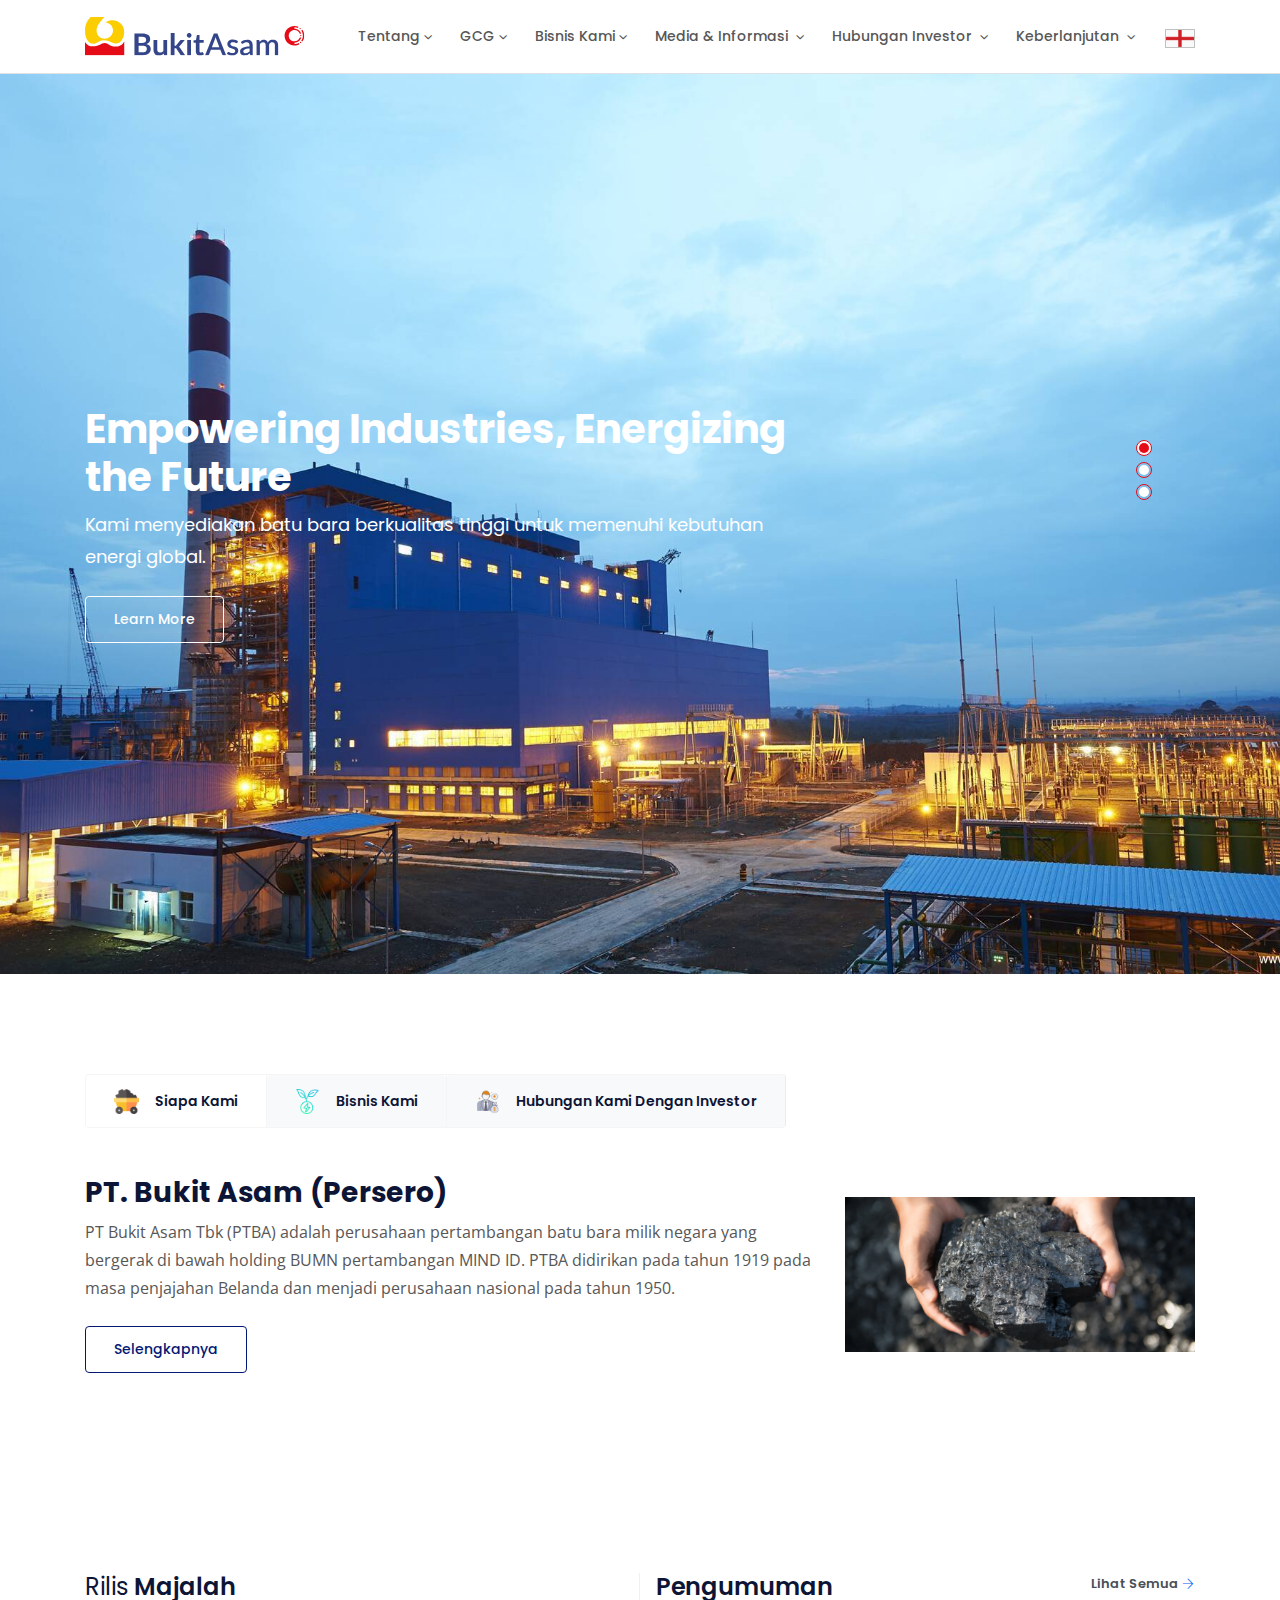
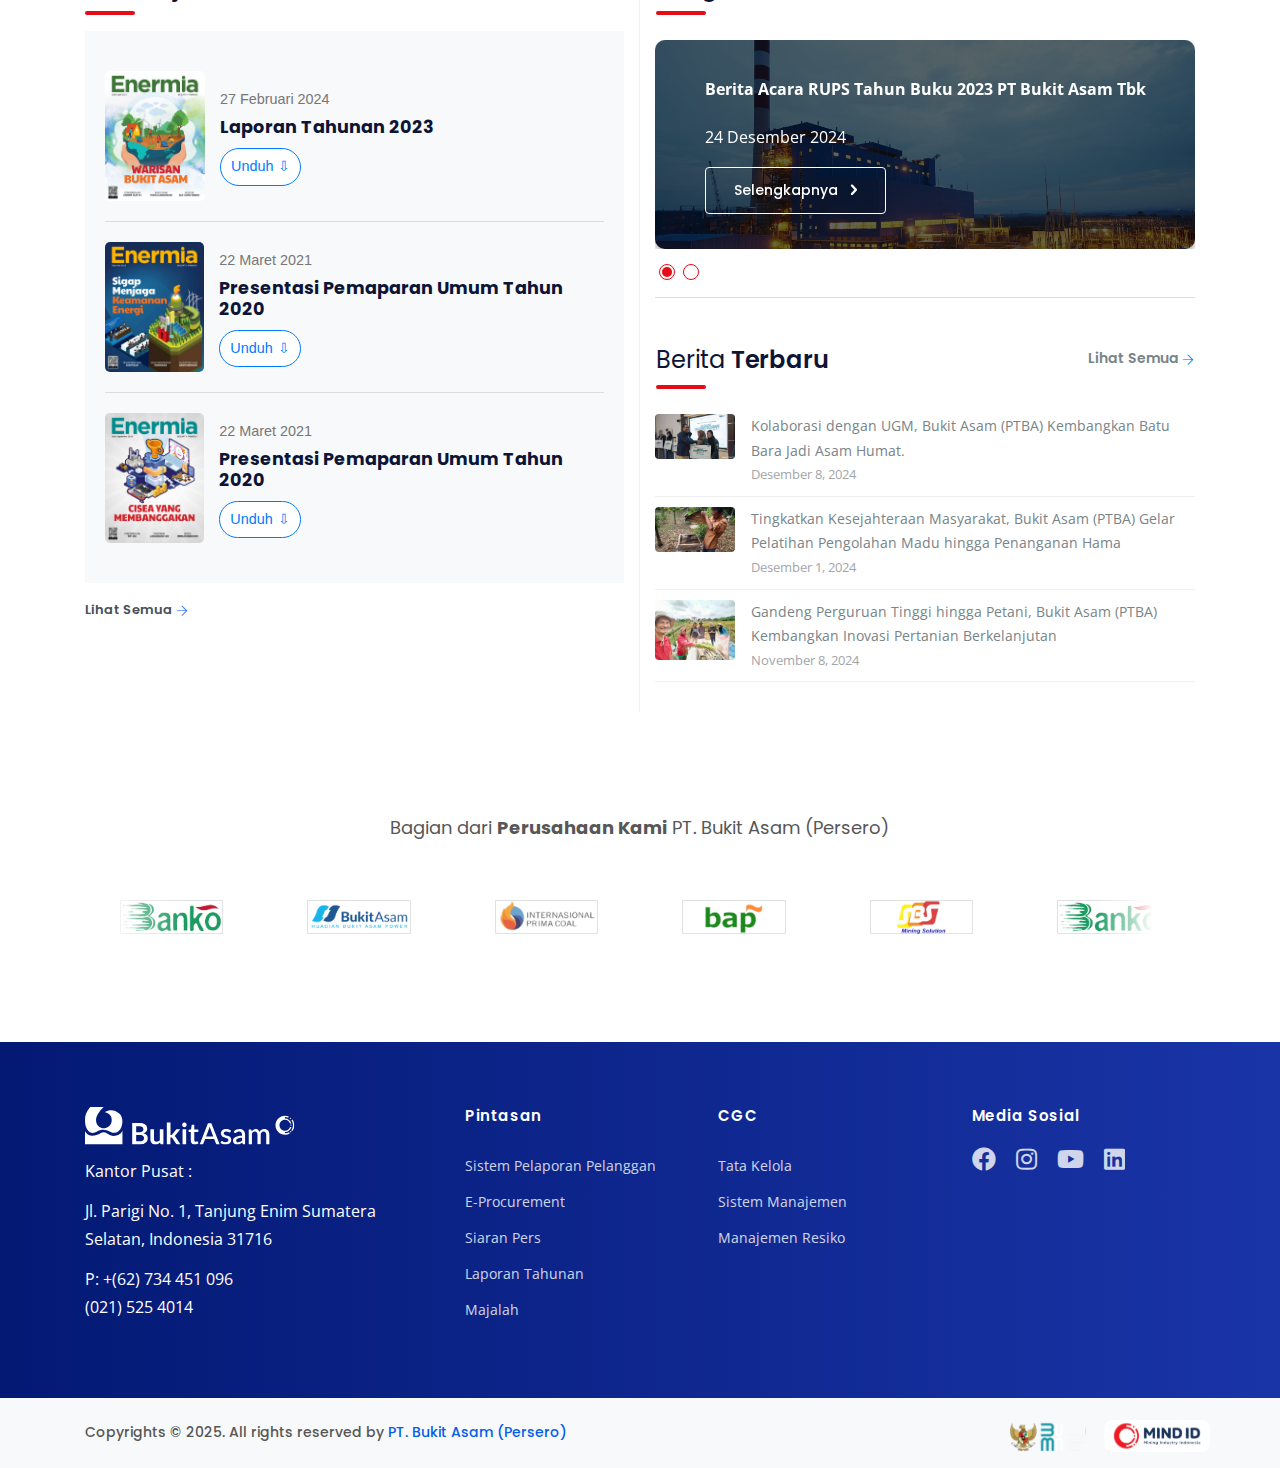
<file: index.html>
<!DOCTYPE html>
<html lang="en">

<head>
    <meta charset="utf-8">
    <meta name="viewport" content="width=device-width, initial-scale=1, shrink-to-fit=no">
    <meta http-equiv="X-UA-Compatible" content="ie=edge">

    <!-- SEO Meta description -->
    <meta name="description" content="Website Resmi PT. Bukit Asam (Persero)">
    <meta name="author" content="PT. Bukit Asam">

    <!-- OG Meta Tags to improve the way the post looks when you share the page on LinkedIn, Facebook, Google+ -->
    <meta property="og:site_name" content="Website Resmi PT. Bukit Asam (Persero)" /> <!-- website name -->
    <meta property="og:site" content="Website Resmi PT. Bukit Asam (Persero)" /> <!-- website link -->
    <meta property="og:title" content="Website Resmi PT. Bukit Asam (Persero)" />
    <!-- title shown in the actual shared post -->
    <meta property="og:description" content="Website Resmi PT. Bukit Asam (Persero)" />
    <!-- description shown in the actual shared post -->
    <meta property="og:image" content="" /> <!-- image link, make sure it's jpg -->
    <meta property="og:url" content="" /> <!-- where do you want your post to link to -->
    <meta property="og:type" content="article" />

    <!--favicon icon-->
    <link rel="icon" href="assets/img/asset_ptba/img/logo/favico.png" type="image/png" sizes="16x16">

    <!--google fonts-->
    <link
        href="https://fonts.googleapis.com/css2?family=Open+Sans:wght@400;500;600&family=Poppins:wght@400;500;600;700&display=swap"
        rel="stylesheet">

    <!--title-->
    <title>Website Resmi PT. Bukit Asam (Persero)</title>

    <!--build:css-->
    <link rel="stylesheet" href="assets/css/main.css">
    <!-- endbuild -->
    <link rel="stylesheet" href="assets/css/custom.css">
</head>

<body>

    <!--loader start-->
    <div id="preloader">
        <div class="loader1">
            <span></span>
            <span></span>
            <span></span>
            <span></span>
            <span></span>
        </div>
    </div>
    <!--loader end-->
    <!--header section start-->
    <header id="header" class="header-main">
        <!--main header menu start-->
        <div id="logoAndNav" class="main-header-menu-wrap white-bg border-bottom">
            <div class="container">
                <nav class="js-mega-menu navbar navbar-expand-md header-nav">

                    <!--logo start-->
                    <a class="navbar-brand" href="index.html"><img
                            src="assets/img/asset_ptba/img/logo/PTBA-logo-color.svg" width="220" alt="logo"
                            class="img-fluid" /></a>
                    <!--logo end-->

                    <!--responsive toggle button start-->
                    <button type="button" class="navbar-toggler btn" aria-expanded="false" aria-controls="navBar"
                        data-toggle="collapse" data-target="#navBar">
                        <span id="hamburgerTrigger">
                            <span class="fas fa-bars"></span>
                        </span>
                    </button>
                    <!--responsive toggle button end-->

                    <!--main menu start-->
                    <div id="navBar" class="collapse navbar-collapse">
                        <ul class="navbar-nav ml-auto main-navbar-nav">
                            <!--home start-->
                            <li class="nav-item hs-has-mega-menu custom-nav-item" data-position="left">
                                <a id="homeMegaMenu" class="nav-link custom-nav-link main-link-toggle"
                                    href="javascript:void(0);" aria-haspopup="true" aria-expanded="false">Tentang</a>

                                <!--home mega menu start-->
                                <div class="hs-mega-menu w-100 main-sub-menu" aria-labelledby="homeMegaMenu">
                                    <div class="row no-gutters">
                                        <div class="col-lg-5">
                                            <!-- Banner Image -->
                                            <div class="menu-banner-wrap d-none d-md-none d-lg-block gray-light-bg">
                                                <div class="menu-banner-content">
                                                    <div class="mb-4">
                                                        <h5 class="mb-3 h6">PT. Bukit Asam (Persero)</h5>
                                                        <p>Lorem, ipsum dolor sit amet consectetur adipisicing elit.
                                                            Voluptatem reprehenderit sed iusto earum! Magni eligendi
                                                            ullam omnis earum harum cum a! Quam iusto maiores incidunt
                                                            doloribus consequatur sequi harum animi.</p>
                                                    </div>
                                                    <a class="btn primary-solid-btn" href="#">Lebih Dekat <span
                                                            class="fas fa-angle-right ml-2"></span></a>
                                                </div>
                                            </div>
                                            <!-- End Banner Image -->
                                        </div>

                                        <div class="col-lg-7">
                                            <div class="row mega-menu-wrap">
                                                <div class="col-sm-4 mb-3 mb-sm-0">
                                                    <span class="sub-menu-title">Profil</span>
                                                    <ul class="sub-menu-nav-group">
                                                        <li><a class="nav-link sub-menu-nav-link"
                                                                href="ba_profil.html">Sejarah</a></li>
                                                        <li><a class="nav-link sub-menu-nav-link"
                                                                href="ba_profil.html">Sambutan Dirut</a></li>
                                                        <li><a class="nav-link sub-menu-nav-link"
                                                                href="ba_profil.html">Visi
                                                                Misi</a></li>
                                                        <li><a class="nav-link sub-menu-nav-link"
                                                                href="ba_profil.html">Tata Nilai</a></li>
                                                        <li><a class="nav-link sub-menu-nav-link"
                                                                href="ba_penghargaan.html">Penghargaan</a>
                                                        </li>
                                                    </ul>
                                                </div>
                                                <div class="col-sm-4 mb-3 mb-sm-0">
                                                    <span class="sub-menu-title">Organisasi</span>
                                                    <ul class="sub-menu-nav-group">
                                                        <li><a class="nav-link sub-menu-nav-link"
                                                                href="ba_organisasi.html">Struktur Holding</a></li>
                                                        <li><a class="nav-link sub-menu-nav-link"
                                                                href="ba_organisasi.html">
                                                                Dewan Komisaris</a></li>
                                                        <li><a class="nav-link sub-menu-nav-link"
                                                                href="ba_organisasi.html">Direksi</a></li>
                                                        <li><a class="nav-link sub-menu-nav-link"
                                                                href="ba_organisasi.html">Struktur
                                                                Organisasi
                                                            </a>
                                                        </li>
                                                        <li><a class="nav-link sub-menu-nav-link"
                                                                href="ba_organisasi.html">Indirect
                                                                Subsidiaries
                                                            </a>
                                                        </li>
                                                        <li><a class="nav-link sub-menu-nav-link"
                                                                href="ba_organisasi.html">Anak
                                                                Perusahaan</a>
                                                        </li>
                                                    </ul>
                                                </div>


                                                <div class="col-md-4">
                                                    <span class="sub-menu-title">SDM</span>
                                                    <ul class="sub-menu-nav-group mb-3">
                                                        <li><a class="nav-link sub-menu-nav-link"
                                                                href="ba_sdm.html">Assesment Center
                                                            </a></li>
                                                        <li><a class="nav-link sub-menu-nav-link"
                                                                href="ba_sdm.html">Learning Center</a>
                                                        </li>
                                                        <li><a class="nav-link sub-menu-nav-link"
                                                                href="ba_sdm.html">Lowongan Kerja <span
                                                                    class="badge badge-danger ml-2">*</span></a>
                                                        </li>
                                                    </ul>
                                                </div>
                                            </div>
                                        </div>
                                    </div>
                                </div>
                                <!--home mega menu end-->
                            </li>
                            <!--home end-->
                            <!--home start-->
                            <li class="nav-item hs-has-mega-menu custom-nav-item" data-position="left">
                                <a id="homeMegaMenu" class="nav-link custom-nav-link main-link-toggle"
                                    href="javascript:void(0);" aria-haspopup="true" aria-expanded="false">GCG</a>

                                <!--home mega menu start-->
                                <div class="hs-mega-menu w-100 main-sub-menu" aria-labelledby="homeMegaMenu">
                                    <div class="row no-gutters">
                                        <div class="col-lg-5">
                                            <!-- Banner Image -->
                                            <div class="menu-banner-wrap d-none d-md-none d-lg-block gray-light-bg">
                                                <div class="menu-banner-content">
                                                    <div class="mb-4">
                                                        <h5 class="mb-3 h6">Good Corporate Governance (GCG)</h5>
                                                        <p>Lorem, ipsum dolor sit amet consectetur adipisicing elit.
                                                            Voluptatem reprehenderit sed iusto earum! Magni eligendi
                                                            ullam omnis earum harum cum a! Quam iusto maiores incidunt
                                                            doloribus consequatur sequi harum animi.</p>
                                                    </div>
                                                    <a class="btn primary-solid-btn" href="#">Lebih Dekat <span
                                                            class="fas fa-angle-right ml-2"></span></a>
                                                </div>
                                            </div>
                                            <!-- End Banner Image -->
                                        </div>

                                        <div class="col-lg-7">
                                            <div class="row mega-menu-wrap">
                                                <div class="col-sm-4 mb-3 mb-sm-0">
                                                    <span class="sub-menu-title">Tata Kelola</span>
                                                    <ul class="sub-menu-nav-group">
                                                        <li><a class="nav-link sub-menu-nav-link"
                                                                href="ba_gcg_tatakelola.html">Good
                                                                Corporate Governance</a></li>
                                                        <li><a class="nav-link sub-menu-nav-link"
                                                                href="ba_gcg_tatakelola.html">Tujuan Implementasi
                                                                GCG</a></li>
                                                        <li><a class="nav-link sub-menu-nav-link"
                                                                href="ba_gcg_tatakelola.html">Visi
                                                                Misi</a></li>
                                                        <li><a class="nav-link sub-menu-nav-link"
                                                                href="ba_gcg_tatakelola.html">Landasan Hukum</a></li>
                                                        <li><a class="nav-link sub-menu-nav-link"
                                                                href="ba_gcg_tatakelola.html">Corporate Governance
                                                                Policy</a>
                                                        </li>
                                                        <li><a class="nav-link sub-menu-nav-link"
                                                                href="ba_gcg_tatakelola.html">Struktur GCG</a>

                                                        </li>
                                                        <li><a class="nav-link sub-menu-nav-link"
                                                                href="ba_gcg_tatakelola.html">Implementasi
                                                                GCG</a>
                                                        </li>
                                                        <li><a class="nav-link sub-menu-nav-link"
                                                                href="ba_gcg_tatakelola.html">Manual Kebijakan
                                                                Perusahaan</a>
                                                        </li>
                                                    </ul>
                                                </div>
                                                <div class="col-sm-4 mb-3 mb-sm-0">
                                                    <span class="sub-menu-title">Sistem Manajemen</span>
                                                    <ul class="sub-menu-nav-group">
                                                        <li><a class="nav-link sub-menu-nav-link"
                                                                href="ba_gcg_sistem_manajemen.html">Sistem Manajemen
                                                                Perusahaan</a></li>
                                                        <li><a class="nav-link sub-menu-nav-link"
                                                                href="ba_gcg_sistem_manajemen.html">
                                                                Sistem Manajemen Terintegrasi</a></li>
                                                        <li><a class="nav-link sub-menu-nav-link"
                                                                href="ba_gcg_sistem_manajemen.html">Visi
                                                                dan Misi</a></li>
                                                        <li><a class="nav-link sub-menu-nav-link"
                                                                href="ba_gcg_sistem_manajemen.html">Satker SMP & GCG
                                                            </a>
                                                        </li>
                                                        <li><a class="nav-link sub-menu-nav-link"
                                                                href="ba_gcg_sistem_manajemen.html">Indirect
                                                                Subsidiaries
                                                                <span class="badge badge-danger ml-2">*</span></a>
                                                        </li>
                                                        <li><a class="nav-link sub-menu-nav-link"
                                                                href="ba_gcg_sistem_manajemen.html">Anak
                                                                Perusahaan</a>
                                                        </li>
                                                    </ul>
                                                </div>

                                                <div class="col-md-4">
                                                    <span class="sub-menu-title">Komite di Bawah Dewan Komisaris</span>
                                                    <span class="sub-menu-title">Manajemen Resiko</span>
                                                    <ul class="sub-menu-nav-group mb-3">
                                                        <li><a class="nav-link sub-menu-nav-link"
                                                                href="ba_manajemen_resiko.html">Manajemen
                                                                Resiko
                                                            </a></li>
                                                        <li><a class="nav-link sub-menu-nav-link"
                                                                href="ba_manajemen_resiko.html">Audit
                                                                Internal</a>
                                                        </li>
                                                        <li><a class="nav-link sub-menu-nav-link"
                                                                href="ba_manajemen_resiko.html">Sekretaris
                                                                Perusahaan</a>
                                                        </li>
                                                        <li><a class="nav-link sub-menu-nav-link"
                                                                href="ba_manajemen_resiko.html">Sekretaris
                                                                Menu Selanjutnya</a>
                                                        </li>
                                                    </ul>
                                                </div>
                                            </div>
                                        </div>
                                    </div>
                                </div>
                                <!--home mega menu end-->
                            </li>
                            <!--home end-->
                            <!--home start-->
                            <li class="nav-item hs-has-mega-menu custom-nav-item" data-position="left">
                                <a id="homeMegaMenu" class="nav-link custom-nav-link main-link-toggle"
                                    href="javascript:void(0);" aria-haspopup="true" aria-expanded="false">Bisnis
                                    Kami</a>

                                <!--home mega menu start-->
                                <div class="hs-mega-menu w-100 main-sub-menu" aria-labelledby="homeMegaMenu">
                                    <div class="row no-gutters">
                                        <div class="col-lg-5">
                                            <!-- Banner Image -->
                                            <div class="menu-banner-wrap d-none d-md-none d-lg-block gray-light-bg">
                                                <div class="menu-banner-content">
                                                    <div class="mb-4">
                                                        <h5 class="mb-3 h6">Bisnis Kami</h5>
                                                        <p>Lorem, ipsum dolor sit amet consectetur adipisicing elit.
                                                            Voluptatem reprehenderit sed iusto earum! Magni eligendi
                                                            ullam omnis earum harum cum a! Quam iusto maiores incidunt
                                                            doloribus consequatur sequi harum animi.</p>
                                                    </div>
                                                    <a class="btn primary-solid-btn" href="#">Lebih Dekat <span
                                                            class="fas fa-angle-right ml-2"></span></a>
                                                </div>
                                            </div>
                                            <!-- End Banner Image -->
                                        </div>

                                        <div class="col-lg-7">
                                            <div class="row mega-menu-wrap">
                                                <div class="col-sm-6 mb-3 mb-sm-0">
                                                    <span class="sub-menu-title">Tambang</span>
                                                    <ul class="sub-menu-nav-group">
                                                        <li><a class="nav-link sub-menu-nav-link"
                                                                href="ba_bisnis_batubara.html">Batubara</a></li>
                                                        <img src="assets/img/asset_ptba/img/bisniskami/hilirisasi.jpg"
                                                            class="img-fluid d-none d-md-none d-lg-block rounded"
                                                            alt="">
                                                    </ul>
                                                </div>
                                                <div class="col-sm-6 mb-3 mb-sm-0">
                                                    <span class="sub-menu-title">Pengembangan Bisnis</span>
                                                    <ul class="sub-menu-nav-group">
                                                        <li><a class="nav-link sub-menu-nav-link"
                                                                href="ba_pengembangan_bisnis.html">Generik</a></li>
                                                        <li><a class="nav-link sub-menu-nav-link"
                                                                href="ba_pengembangan_bisnis.html">
                                                                Pembangkit Listrik</a></li>
                                                        <li><a class="nav-link sub-menu-nav-link"
                                                                href="ba_pengembangan_bisnis.html">Hilirisasi</a></li>
                                                    </ul>
                                                </div>
                                            </div>
                                        </div>
                                    </div>
                                </div>
                                <!--home mega menu end-->
                            </li>
                            <!--home end-->
                            <!--home start-->
                            <li class="nav-item hs-has-mega-menu custom-nav-item" data-position="left">
                                <a id="homeMegaMenu" class="nav-link custom-nav-link main-link-toggle"
                                    href="javascript:void(0);" aria-haspopup="true" aria-expanded="false">Media &
                                    Informasi
                                </a>

                                <!--home mega menu start-->
                                <div class="hs-mega-menu w-100 main-sub-menu" aria-labelledby="homeMegaMenu">
                                    <div class="row no-gutters ">
                                        <div class="col-lg-5">
                                            <!-- Banner Image -->
                                            <div class="menu-banner-wrap d-none d-md-none d-lg-block gray-light-bg">
                                                <div class="menu-banner-content">
                                                    <div class="mb-4">
                                                        <h5 class="mb-3 h6">Informasi Perusahaan</h5>
                                                        <p>Lorem, ipsum dolor sit amet consectetur adipisicing elit.
                                                            Voluptatem reprehenderit sed iusto earum! Magni eligendi
                                                            ullam omnis earum harum cum a! Quam iusto maiores incidunt
                                                            doloribus consequatur sequi harum animi.</p>
                                                    </div>
                                                    <a class="btn primary-solid-btn" href="#">Lebih Dekat <span
                                                            class="fas fa-angle-right ml-2"></span></a>
                                                </div>
                                            </div>
                                            <!-- End Banner Image -->
                                        </div>

                                        <div class="col-lg-7">
                                            <div class="row mega-menu-wrap">
                                                <div class="col-sm-6 mb-3 mb-sm-0">
                                                    <span class="sub-menu-title">Berita</span>
                                                    <ul class="sub-menu-nav-group">
                                                        <li><a class="nav-link sub-menu-nav-link"
                                                                href="ba_berita.html">Berita</a></li>
                                                        <li><a class="nav-link sub-menu-nav-link"
                                                                href="ba_berita.html">CSR
                                                                & Lingungan</a></li>
                                                        <li><a class="nav-link sub-menu-nav-link"
                                                                href="ba_berita.html">Konferensi Pers</a>
                                                        </li>
                                                        <li><a class="nav-link sub-menu-nav-link"
                                                                href="ba_pengumuman.html">Siaran Pers</a>
                                                        </li>
                                                        <li><a class="nav-link sub-menu-nav-link"
                                                                href="ba_pengumuman.html">Pengumuman</a>
                                                        </li>

                                                    </ul>
                                                </div>
                                                <div class="col-sm-6 mb-3 mb-sm-0">
                                                    <span class="sub-menu-title">Majalah</span>
                                                    <ul class="sub-menu-nav-group">
                                                        <li><a class="nav-link sub-menu-nav-link"
                                                                href="ba_majalah.html">Enermia</a></li>

                                                    </ul>
                                                </div>
                                            </div>
                                        </div>
                                    </div>
                                </div>
                                <!--home mega menu end-->
                            </li>
                            <!--home end-->
                            <!--Hubungan Investor start-->
                            <li class="nav-item hs-has-mega-menu custom-nav-item" data-position="left">
                                <a id="homeMegaMenu" class="nav-link custom-nav-link main-link-toggle"
                                    href="javascript:void(0);" aria-haspopup="true" aria-expanded="false">Hubungan
                                    Investor
                                </a>

                                <!--home mega menu start-->
                                <div class="hs-mega-menu w-100 main-sub-menu" aria-labelledby="homeMegaMenu">
                                    <div class="row no-gutters">
                                        <div class="col-lg-5">
                                            <!-- Banner Image -->
                                            <div class="menu-banner-wrap d-none d-md-none d-lg-block gray-light-bg">
                                                <div class="menu-banner-content">
                                                    <div class="mb-4">
                                                        <h5 class="mb-3 h6">Hubungan dengan Investor</h5>
                                                        <p>Lorem, ipsum dolor sit amet consectetur adipisicing elit.
                                                            Voluptatem reprehenderit sed iusto earum! Magni eligendi
                                                            ullam omnis earum harum cum a! Quam iusto maiores incidunt
                                                            doloribus consequatur sequi harum animi.</p>
                                                    </div>
                                                    <a class="btn primary-solid-btn" href="#">Lebih Dekat <span
                                                            class="fas fa-angle-right ml-2"></span></a>
                                                </div>
                                            </div>
                                            <!-- End Banner Image -->
                                        </div>

                                        <div class="col-lg-7">
                                            <div class="row mega-menu-wrap">
                                                <div class="col-sm-6 mb-3 mb-sm-0">
                                                    <span class="sub-menu-title">Informasi Saham</span>
                                                    <ul class="sub-menu-nav-group">
                                                        <li><a class="nav-link sub-menu-nav-link"
                                                                href="ba_hubungan_investor.html">Informasi
                                                                Saham</a>
                                                        </li>
                                                        <li><a class="nav-link sub-menu-nav-link"
                                                                href="ba_hubungan_investor.html">Daftar
                                                                Pemegang
                                                                Saham</a></li>
                                                        <li><a class="nav-link sub-menu-nav-link"
                                                                href="ba_hubungan_investor.html">Keterbukaan
                                                                Informasi</a></li>
                                                        <li><a class="nav-link sub-menu-nav-link"
                                                                href="ba_hubungan_investor.html">Rapat
                                                                Umum Pemegang
                                                                Saham</a></li>
                                                    </ul>
                                                </div>
                                                <div class="col-sm-6 mb-3 mb-sm-0">
                                                    <img src="assets/img/asset_ptba/img/bisniskami/hilirisasi.jpg"
                                                        class="img-fluid d-none d-md-none d-lg-block rounded" alt="">
                                                </div>
                                            </div>
                                        </div>
                                    </div>
                                </div>
                                <!--home mega menu end-->
                            </li>
                            <!--home end-->
                            <!--Keberlanjutan start-->
                            <li class="nav-item hs-has-mega-menu custom-nav-item" data-position="left">
                                <a id="homeMegaMenu" class="nav-link custom-nav-link main-link-toggle"
                                    href="javascript:void(0);" aria-haspopup="true" aria-expanded="false">Keberlanjutan
                                </a>

                                <!--home mega menu start-->
                                <div class="hs-mega-menu w-100 main-sub-menu" aria-labelledby="homeMegaMenu">
                                    <div class="row no-gutters">
                                        <div class="col-lg-5">
                                            <!-- Banner Image -->
                                            <div class="menu-banner-wrap d-none d-md-none d-lg-block gray-light-bg">
                                                <div class="menu-banner-content">
                                                    <div class="mb-4">
                                                        <h5 class="mb-3 h6">Keberlanjutan</h5>
                                                        <p>Lorem, ipsum dolor sit amet consectetur adipisicing elit.
                                                            Voluptatem reprehenderit sed iusto earum! Magni eligendi
                                                            ullam omnis earum harum cum a! Quam iusto maiores incidunt
                                                            doloribus consequatur sequi harum animi.</p>
                                                    </div>
                                                    <a class="btn primary-solid-btn" href="#">Lebih Dekat <span
                                                            class="fas fa-angle-right ml-2"></span></a>
                                                </div>
                                            </div>
                                            <!-- End Banner Image -->
                                        </div>

                                        <div class="col-lg-7">
                                            <div class="row mega-menu-wrap">
                                                <div class="col-sm-6 mb-3 mb-sm-0">
                                                    <span class="sub-menu-title">Keberlanjutan</span>
                                                    <ul class="sub-menu-nav-group">
                                                        <li><a class="nav-link sub-menu-nav-link"
                                                                href="ba_keberlanjutan.html">Ikhtisar</a>
                                                        </li>
                                                        <li><a class="nav-link sub-menu-nav-link"
                                                                href="ba_keberlanjutan.html">Sosial</a>
                                                        </li>
                                                        <li><a class="nav-link sub-menu-nav-link"
                                                                href="ba_keberlanjutan.html">Lingkungan</a></li>
                                                        <li><a class="nav-link sub-menu-nav-link"
                                                                href="ba_keberlanjutan.html">Laporan</a>
                                                        </li>
                                                        <li><a class="nav-link sub-menu-nav-link"
                                                                href="ba_keberlanjutan.html">Proyek</a>
                                                        </li>
                                                        <li><a class="nav-link sub-menu-nav-link"
                                                                href="ba_keberlanjutan.html">Framework</a>
                                                        </li>

                                                    </ul>
                                                </div>
                                                <div class="col-sm-6 mb-3 mb-sm-0">
                                                    <img src="assets/img/asset_ptba/img/bisniskami/hilirisasi.jpg"
                                                        class="img-fluid d-none d-md-none d-lg-block rounded" alt="">
                                                </div>
                                            </div>
                                        </div>
                                    </div>
                                </div>
                                <!--home mega menu end-->
                            </li>
                            <!--home end-->

                            <!--button start-->
                            <li class="nav-item header-nav-last-item d-flex align-items-center">
                                <a href="#" id="flag-switch">
                                    <img src="assets/img/en.svg" alt="English" id="flag-img"
                                        style="width: 30px !important; border: 1px solid silver;">
                                </a>
                            </li>
                            <!--button end-->
                        </ul>
                    </div>
                    <!--main menu end-->
                </nav>
            </div>
        </div>
        <!--main header menu end-->
    </header>
    <!--header section end-->

    <div class="main">

        <!--hero section start-->
        <section class="hero-slider-section">
            <div class="owl-carousel owl-theme hero-slider-one custom-dot dot-right-center">
                <div class="item">
                    <div class=" hero-equal-height ptb-100"
                        style="background: url('assets/img/asset_ptba/img/pembangkit-bukitasam.jpg')no-repeat center center / cover">
                        <div class="container">
                            <div class="row">
                                <div class="col-md-9 col-lg-8">
                                    <div class="hero-content-wrap text-white position-relative z-index">
                                        <h1 class="text-white">Empowering Industries, Energizing the Future</h1>
                                        <p class="lead">Kami menyediakan batu bara berkualitas tinggi untuk memenuhi
                                            kebutuhan energi global. </p>
                                        <div class="action-btns mt-4">
                                            <a href="#" class="btn outline-white-btn">Learn More</a>
                                        </div>
                                    </div>
                                </div>
                            </div>
                        </div>
                    </div>
                </div>
                <div class="item">
                    <div class="hero-equal-height ptb-100"
                        style="background: url('assets/img/asset_ptba/img/slider/20241028094251-2024-10-28ptba_slide094214.webp')no-repeat center center / cover">
                        <div class="container">
                            <div class="row">
                                <div class="col-md-9 col-lg-8">
                                    <div class="hero-content-wrap text-white">
                                        <h1 class="text-white">Solid Resources, Sustainable Energy</h1>
                                        <p class="lead">Menggali potensi sumber daya alam dengan tanggung jawab dan
                                            teknologi terbaik, kami menghadirkan energi batu bara yang andal dan
                                            efisien.</p>
                                        <div class="action-btns mt-4">
                                            <a href="#" class="btn solid-white-btn mr-3">Check Prices</a>
                                        </div>
                                    </div>
                                </div>
                            </div>
                        </div>
                    </div>
                </div>
                <div class="item">
                    <div class="hero-equal-height ptb-100"
                        style="background: url('assets/img/asset_ptba/img/bukit-asam-1.jpg')no-repeat center center / cover">
                        <div class="container">
                            <div class="row">
                                <div class="col-md-9 col-lg-8">
                                    <div class="header-content-wrap text-white">
                                        <h1 class="text-white">Powering Progress, Preserving Tomorrow</h1>
                                        <p class="lead">Dengan praktik pertambangan ramah lingkungan dan teknologi
                                            mutakhir, kami menggerakkan dunia menuju masa depan yang lebih
                                            berkelanjutan.</p>
                                        <div class="action-btns mt-3">
                                            <a href="#" class="btn outline-white-btn">Learn More</a>
                                        </div>
                                    </div>
                                </div>
                            </div>
                        </div>
                    </div>
                </div>
            </div>
        </section>
        <!--hero section end-->

        <!--feature section tab style start-->
        <section id="features" class="feature-tab-section ptb-100">
            <div class="container">
                <div class="row">
                    <div class="col-md-12">
                        <div class="feature-content-wrap">
                            <ul class="nav nav-tabs feature-tab border-bottom-0 mb-5" data-tabs="tabs">
                                <li class="nav-item">
                                    <a class="nav-link d-flex align-items-center gray-light-bg active" href="#tab6-1"
                                        data-toggle="tab">
                                        <div class="menu-item-icon">
                                            <img src="assets/img/coal.png" width="25" alt="">
                                        </div>
                                        <h6 class="mb-0">Siapa Kami</h6>
                                    </a>

                                </li>
                                <li class="nav-item">
                                    <a class="nav-link d-flex align-items-center gray-light-bg" href="#tab6-2"
                                        data-toggle="tab">
                                        <div class="menu-item-icon">
                                            <img src="assets/img/green-energy.png" width="25" alt="">
                                        </div>
                                        <h6 class="mb-0">Bisnis Kami</h6>
                                    </a>
                                </li>
                                <li class="nav-item">
                                    <a class="nav-link d-flex align-items-center gray-light-bg" href="#tab6-3"
                                        data-toggle="tab">
                                        <div class="menu-item-icon">
                                            <img src="assets/img/investor.png" width="25" alt="">
                                        </div>
                                        <h6 class="mb-0">Hubungan Kami Dengan Investor</h6>
                                    </a>
                                </li>
                            </ul>
                            <div class="tab-content feature-tab-content">
                                <div class="tab-pane active" id="tab6-1">
                                    <div class="row">
                                        <div class="col-xl-4 col-lg-3 col-12 order-lg-last align-self-center">
                                            <div class="image-box fadein text-xl-right text-center">
                                                <img src="assets/img/asset_ptba/img/Milestone/background/1.webp"
                                                    alt="wp-hosting" class="img-fluid" />
                                            </div>
                                        </div>
                                        <div class="col-xl-8 col-lg-9 col-12 order-xl-first">
                                            <h3>PT. Bukit Asam (Persero)</h3>
                                            <p>PT Bukit Asam Tbk (PTBA) adalah perusahaan pertambangan batu bara milik
                                                negara yang bergerak di bawah holding BUMN pertambangan MIND ID. PTBA
                                                didirikan pada tahun 1919 pada masa penjajahan Belanda dan menjadi
                                                perusahaan nasional pada tahun 1950. </p>
                                            <div class="action-btns mt-4">
                                                <a href="#" class="btn secondary-outline-btn mr-2">Selengkapnya</a>
                                            </div>
                                        </div>
                                    </div>
                                </div>
                                <div class="tab-pane" id="tab6-2">
                                    <div class="row">
                                        <div class="col-xl-4 col-lg-3 col-12 order-lg-last align-self-center">
                                            <div class="image-box fadein text-xl-right text-center">
                                                <img src="assets/img/asset_ptba/img/pembangkit-bukitasam.jpg"
                                                    alt="wp-hosting" class="img-fluid" />
                                            </div>
                                        </div>
                                        <div class="col-xl-8 col-lg-9 col-12 order-xl-first">
                                            <h3>Bisnis Kami</h3>
                                            <p>Bukit Asam terus memperkuat rantai nilai bisnis pertambangan batubara,
                                                baik di tingkat nasional maupun global, dengan fokus pada inovasi
                                                operasional untuk meningkatkan efisiensi, produktivitas, dan kerja sama
                                                strategis.</p>
                                            <div class="row pt-2">
                                                <div class="col-12">
                                                    <h5>Pengembangan Lini Bisnis Perusahaan</h5>
                                                    <ul class="disc-style">
                                                        <li>Generik</li>
                                                        <li>Pembangkit Listrik</li>
                                                        <li>Hilirisasi</li>
                                                    </ul>
                                                </div>
                                            </div>
                                            <div class="action-btns mt-4">
                                                <a href="#" class="btn secondary-outline-btn mr-2">Selengkapnya</a>
                                            </div>
                                        </div>
                                    </div>
                                </div>
                                <div class="tab-pane" id="tab6-3">
                                    <div class="row">
                                        <div class="col-xl-4 col-lg-3 col-12 order-lg-last align-self-center">
                                            <div class="image-box fadein text-xl-right text-center">
                                                <img src="assets/img/asset_ptba/img/gcg.jpg" alt="wp-hosting"
                                                    class="img-fluid" />
                                            </div>
                                        </div>
                                        <div class="col-xl-8 col-lg-9 col-12 order-xl-first">
                                            <h3>Hubungan Kami Dengan Investor</h3>
                                            <p>PTBA mengimbau masyarakat untuk berhati-hati terhadap penipuan investasi
                                                yang mengatasnamakan perusahaan. Modus penipuan yang sering terjadi
                                                adalah dengan menawarkan investasi proyek PTBA dengan imbal hasil yang
                                                tidak wajar.</p>
                                            <div class="action-btns mt-4">
                                                <a href="#" class="btn secondary-outline-btn mr-2">Selengkapnya</a>
                                            </div>
                                        </div>
                                    </div>
                                </div>
                            </div>
                        </div>
                    </div>
                </div>
            </div>
        </section>
        <!--feature section tab style end-->

        <!--contact us section start-->
        <section class="contact-us-section pt-100">
            <div class="container">
                <div class="row justify-content-around">
                    <div class="col-md-6 container-ind">
                        <div class="contact-us-content">
                            <div class="title-content">
                                <h5><span>Rilis</span> Majalah</h5>
                                <div class="underline"></div>
                            </div>
                            <div class="downloads-section gray-light-bg mt-3">
                                <div class="download-item">
                                    <img src="assets/img/asset_ptba/img/majalah/20240515172835-2024-05-15ptba_majalah172834.jpg"
                                        alt="Laporan Tahunan 2023" class="download-image" />
                                    <div class="download-details">
                                        <p class="date">27 Februari 2024</p>
                                        <h4>Laporan Tahunan 2023</h4>
                                        <button class="download-button">
                                            Unduh <span>&#8681;</span>
                                        </button>
                                    </div>
                                </div>

                                <hr />

                                <div class="download-item">
                                    <img src="assets/img/asset_ptba/img/majalah/20240711090829-2024-07-11ptba_majalah090756.jpg"
                                        alt="Presentasi Pemaparan Umum Tahun 2020" class="download-image" />
                                    <div class="download-details">
                                        <p class="date">22 Maret 2021</p>
                                        <h4>Presentasi Pemaparan Umum Tahun 2020</h4>
                                        <button class="download-button">
                                            Unduh <span>&#8681;</span>
                                        </button>
                                    </div>
                                </div>
                                <hr />

                                <div class="download-item">
                                    <img src="assets/img/asset_ptba/img/majalah/20241014093925-2024-10-14ptba_majalah093919.jpg"
                                        alt="Presentasi Pemaparan Umum Tahun 2020" class="download-image" />
                                    <div class="download-details">
                                        <p class="date">22 Maret 2021</p>
                                        <h4>Presentasi Pemaparan Umum Tahun 2020</h4>
                                        <button class="download-button">
                                            Unduh <span>&#8681;</span>
                                        </button>
                                    </div>
                                </div>

                            </div>
                            <a href="#" class="detail-link mt-3">Lihat Semua <span class="ti-arrow-right"></span></a>
                        </div>
                    </div>
                    <div class="col-md-6 container-ind-no">
                        <div class="contact-us-content">
                            <div class="download-section">
                                <div class="row justify-content-between px-3">
                                    <div class="title-content">
                                        <h5>Pengumuman</h5>
                                        <div class="underline"></div>
                                    </div>
                                    <a href="#" class="detail-link">Lihat Semua <span class="ti-arrow-right"></span></a>
                                </div>
                                <div
                                    class="owl-carousel owl-theme team-member-carousel-two custom-dot dot-bottom-center">
                                    <!-- Card Section -->
                                    <div class="cards">
                                        <div class="card-contents align-items-center justify-content-center">
                                            <div class="overlay">
                                                <div class="overlay-inner mb-3">
                                                    <p style="font-weight: bold;">Berita Acara RUPS
                                                        Tahun Buku 2023 PT
                                                        Bukit Asam
                                                        Tbk </p>
                                                    <span class="teacher-field text-white">24 Desember 2024</span>
                                                    <li class="list-inline-item my-2">
                                                </div>
                                                <a href="#" class="btn outline-white-btn">Selengkapnya <i
                                                        class="fa fa-angle-right ml-2"></i></a>
                                            </div>
                                        </div>
                                    </div>
                                    <div class="cards">
                                        <div class="card-contents align-items-center justify-content-center">
                                            <div class="overlay">
                                                <div class="overlay-inner mb-3">
                                                    <p style="font-weight: bold;">Berita Acara RUPS
                                                        Tahun Buku 2022 PT
                                                        Bukit Asam
                                                        Tbk </p>
                                                    <span class="teacher-field text-white">21 Desember 2023</span>
                                                    <li class="list-inline-item my-2">
                                                </div>
                                                <a href="#" class="btn outline-white-btn">Selengkapnya <i
                                                        class="fa fa-angle-right ml-2"></i></a>
                                            </div>
                                        </div>
                                    </div>
                                </div>
                            </div>
                        </div>

                        <hr class="my-5">
                        <div class="contact-us-form rounded">
                            <aside class="widget widget-recent-entries-custom">
                                <div class="row justify-content-between px-3">
                                    <div class="title-content">
                                        <h5><span>Berita</span> Terbaru</h5>
                                        <div class="underline"></div>
                                    </div>
                                    <a href="#" class="detail-link">Lihat Semua <span class="ti-arrow-right"></span></a>
                                </div>
                                <ul>
                                    <li class="clearfix">

                                        <div class="wi"><a href="blog-details.html"><img
                                                    src="assets/img/asset_ptba/img/news/20241101094849-2024-11-01ptba_berita094804.jpg"
                                                    alt="recent post" class="img-fluid rounded" /></a></div>
                                        <div class="wb">
                                            <a href="blog-details.html">Kolaborasi dengan UGM, Bukit Asam (PTBA)
                                                Kembangkan Batu Bara Jadi Asam Humat.</a><span
                                                class="post-date">Desember 8,
                                                2024</span>
                                        </div>
                                    </li>
                                    <li class="clearfix">
                                        <div class="wi"><a href="blog-details.html"><img
                                                    src="assets/img/asset_ptba/img/news/20241202112444-2024-12-02ptba_berita112438.jpg"
                                                    alt="recent post" class="img-fluid rounded" /></a></div>
                                        <div class="wb"><a href="blog-details.html">Tingkatkan Kesejahteraan Masyarakat,
                                                Bukit Asam (PTBA) Gelar Pelatihan Pengolahan Madu hingga Penanganan
                                                Hama</a><span class="post-date">Desember 1, 2024</span>
                                        </div>
                                    </li>
                                    <li class="clearfix">
                                        <div class="wi"><a href="blog-details.html"><img
                                                    src="assets/img/asset_ptba/img/news/20241203092604-2024-12-03ptba_berita092559.jpg"
                                                    alt="recent post" class="img-fluid rounded" /></a></div>
                                        <div class="wb"><a href="blog-details.html">Gandeng Perguruan Tinggi hingga
                                                Petani, Bukit Asam (PTBA) Kembangkan Inovasi Pertanian
                                                Berkelanjutan</a><span class="post-date">November 8, 2024</span>
                                        </div>
                                    </li>
                                </ul>
                            </aside>

                        </div>

                    </div>
                </div>
            </div>
        </section>
        <!--contact us section end-->

        <!--client section start-->
        <section class="client-section ptb-100 ">
            <div class="container">
                <!--clients logo start-->
                <div class="row justify-content-center">
                    <div class="col-md-8">
                        <div class="section-heading text-center mb-5">
                            <p class="lead">
                                Bagian dari <span style="font-weight: bold;">Perusahaan Kami</span> PT. Bukit Asam
                                (Persero)
                            </p>
                        </div>
                    </div>
                </div>
                <div class="row align-items-center">
                    <div class="col-md-12">
                        <div class="overlay-opacity-gradient"></div>
                        <div class="owl-carousel owl-theme clients-carousel dot-indicator">
                            <div class="item single-client">
                                <img src="assets/img/asset_ptba/img/brand/2.png" alt="client logo"
                                    class="img-fluid client-img">
                            </div>
                            <div class="item single-client">
                                <img src="assets/img/asset_ptba/img/brand/4.png" alt="client logo"
                                    class="img-fluid client-img">
                            </div>
                            <div class="item single-client">
                                <img src="assets/img/asset_ptba/img/brand/6.png" alt="client logo"
                                    class="img-fluid client-img">
                            </div>
                            <div class="item single-client">
                                <img src="assets/img/asset_ptba/img/brand/8.png" alt="client logo"
                                    class="img-fluid client-img">
                            </div>
                            <div class="item single-client">
                                <img src="assets/img/asset_ptba/img/brand/10.png" alt="client logo"
                                    class="img-fluid client-img">
                            </div>
                        </div>
                    </div>
                </div>
                <!--clients logo end-->
            </div>
        </section>
        <!--client section start-->


    </div>

    <!--footer section start-->
    <footer class="footer-section">
        <!--footer top start-->
        <div class="footer-top gradient-bg">
            <div class="container">
                <div class="row">
                    <div class="col-md-4">
                        <div class="row footer-top-wrap">
                            <div class="col-12">
                                <div class="footer-nav-wrap text-white">
                                    <ul class="list-inline security-icon-list">
                                        <li class="list-inline-item"><img
                                                src="assets/img/asset_ptba/img/logo/PTBA-logo-white.svg" width="210"
                                                alt="security" class="img-fluid" /></li>
                                        <li>
                                            Kantor Pusat :
                                        </li>
                                        <li>
                                            Jl. Parigi No. 1, Tanjung Enim Sumatera Selatan, Indonesia 31716
                                        </li>
                                        <li>P: +(62) 734 451 096 <br>(021) 525 4014
                                        </li>
                                    </ul>
                                </div>
                            </div>
                        </div>
                    </div>
                    <div class="col-md-8">
                        <div class="row footer-top-wrap">
                            <div class="col-md-4 col-sm-6">
                                <div class="footer-nav-wrap text-white">
                                    <h4 class="text-white">Pintasan</h4>
                                    <ul class="nav flex-column">
                                        <li class="nav-item">
                                            <a class="nav-link" href="#">Sistem Pelaporan Pelanggan</a>
                                        </li>
                                        <li class="nav-item">
                                            <a class="nav-link" href="#">E-Procurement</a>
                                        </li>
                                        <li class="nav-item">
                                            <a class="nav-link" href="#">Siaran Pers</a>
                                        </li>
                                        <li class="nav-item">
                                            <a class="nav-link" href="#">Laporan Tahunan</a>
                                        </li>
                                        <li class="nav-item">
                                            <a class="nav-link" href="#">Majalah</a>
                                        </li>
                                    </ul>
                                </div>
                            </div>
                            <div class="col-md-4 col-sm-6">
                                <div class="footer-nav-wrap text-white">
                                    <h4 class="text-white">CGC</h4>
                                    <ul class="nav flex-column">
                                        <li class="nav-item">
                                            <a class="nav-link" href="#">Tata Kelola</a>
                                        </li>
                                        <li class="nav-item">
                                            <a class="nav-link" href="#">Sistem Manajemen</a>
                                        </li>
                                        <li class="nav-item">
                                            <a class="nav-link" href="#">Manajemen Resiko</a>
                                        </li>
                                    </ul>

                                </div>
                            </div>
                            <div class="col-md-4 col-sm-6">
                                <div class="footer-nav-wrap text-white">
                                    <h4 class="text-white">Media Sosial</h4>
                                    <ul class="list-inline">
                                        <li class="list-inline-item">
                                            <a href="#"><span class="fab fa-facebook mr-2"
                                                    style="font-size: 24px;"></span></a>
                                        </li>
                                        <li class="list-inline-item">
                                            <a href="#"><span class="fab fa-instagram mr-2"
                                                    style="font-size: 24px;"></span></a>
                                        </li>
                                        <li class="list-inline-item">
                                            <a href="#"><span class="fab fa-youtube mr-2"
                                                    style="font-size: 24px;"></span></a>
                                        </li>
                                        <li class="list-inline-item">
                                            <a href="#"><span class="fab fa-linkedin mr-2"
                                                    style="font-size: 24px;"></span></a>
                                        </li>
                                    </ul>
                                </div>
                            </div>
                        </div>
                    </div>
                </div>
            </div>
        </div>
        <!--footer top end-->

        <!--footer copyright start-->
        <div class="footer-bottom gray-light-bg py-3">
            <div class="container">
                <div class="row align-items-center justify-content-between">
                    <div class="col-md-6 col-lg-6">
                        <p class="copyright-text pb-0 mb-0">Copyrights © 2025. All
                            rights reserved by
                            <a href="#" target="_blank">PT. Bukit Asam (Persero)</a>
                        </p>
                    </div>
                    <div class="col-md-6 col-lg-6">
                        <div class="payment-method text-right">
                            <div class="row justify-content-end align-items-center">
                                <ul class="list-inline">
                                    <li class="list-inline-item">
                                        <img src="assets/img/asset_ptba/img/logo/Logo_bumn_mind.svg" alt="amex"
                                            width="200" />
                                    </li>
                                </ul>
                            </div>
                        </div>
                    </div>
                </div>
            </div>
        </div>
        <!--footer copyright end-->
    </footer>
    <!--footer section end-->


    <!--bottom to top button start-->
    <button class="scroll-top scroll-to-target" data-target="html">
        <span class="ti-rocket"></span>
    </button>
    <!--bottom to top button end-->
    <!--build:js-->
    <script src="assets/js/vendors/jquery-3.5.1.min.js"></script>
    <script src="assets/js/vendors/bootstrap.bundle.min.js"></script>
    <script src="assets/js/vendors/bootstrap-slider.min.js"></script>
    <script src="assets/js/vendors/jquery.countdown.min.js"></script>
    <script src="assets/js/vendors/jquery.easing.min.js"></script>
    <script src="assets/js/vendors/owl.carousel.min.js"></script>
    <script src="assets/js/vendors/validator.min.js"></script>
    <script src="assets/js/vendors/jquery.waypoints.min.js"></script>
    <script src="assets/js/vendors/jquery.rcounterup.js"></script>
    <script src="assets/js/vendors/magnific-popup.min.js"></script>
    <script src="assets/js/vendors/hs.megamenu.js"></script>
    <script src="assets/js/app.js"></script>
    <script>
        $(document).ready(function () {
            $('#flag-switch').click(function (e) {
                e.preventDefault(); // Mencegah perilaku default dari elemen <a>

                // Ambil elemen gambar
                const flagImg = $('#flag-img');

                // Periksa bendera saat ini dan ubah ke bendera yang lain
                if (flagImg.attr('src') === 'assets/img/en.svg') {
                    flagImg.attr('src', 'assets/img/in.svg');
                    flagImg.attr('alt', 'Indonesia');
                } else {
                    flagImg.attr('src', 'assets/img/en.svg');
                    flagImg.attr('alt', 'English');
                }
            });
        });
    </script>
    <!--endbuild-->
</body>

</html>
</file>
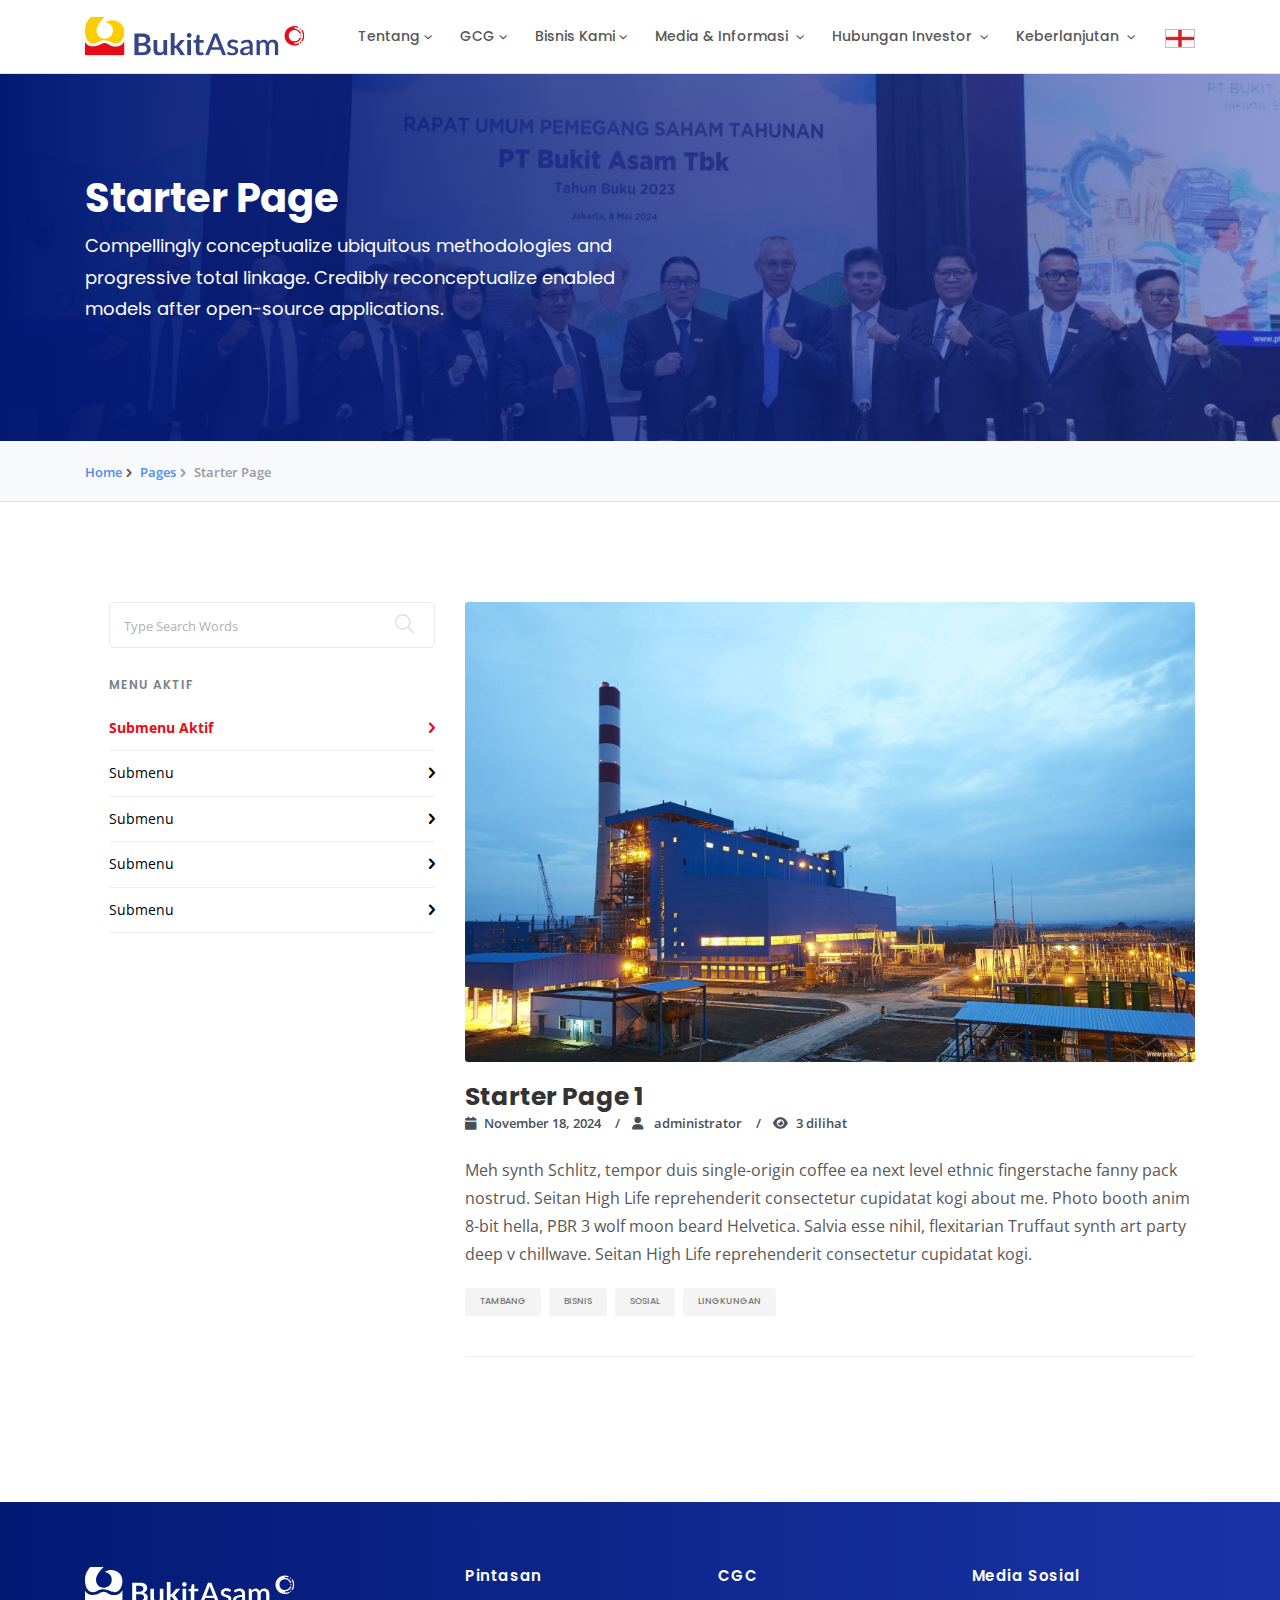
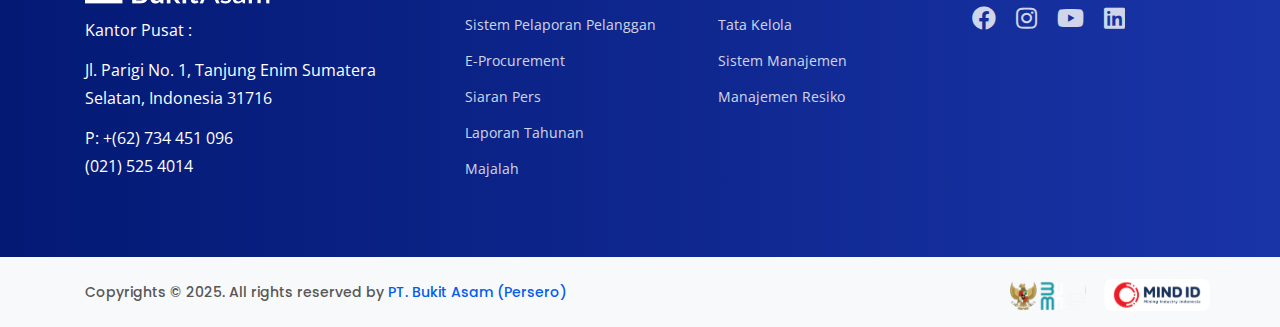
<file: ba_berita.html>
<!DOCTYPE html>
<html lang="en">

<head>
    <meta charset="utf-8">
    <meta name="viewport" content="width=device-width, initial-scale=1, shrink-to-fit=no">
    <meta http-equiv="X-UA-Compatible" content="ie=edge">

    <!-- SEO Meta description -->
    <meta name="description" content="Website Resmi PT. Bukit Asam (Persero)">
    <meta name="author" content="PT. Bukit Asam">

    <!-- OG Meta Tags to improve the way the post looks when you share the page on LinkedIn, Facebook, Google+ -->
    <meta property="og:site_name" content="Website Resmi PT. Bukit Asam (Persero)" /> <!-- website name -->
    <meta property="og:site" content="Website Resmi PT. Bukit Asam (Persero)" /> <!-- website link -->
    <meta property="og:title" content="Website Resmi PT. Bukit Asam (Persero)" />
    <!-- title shown in the actual shared post -->
    <meta property="og:description" content="Website Resmi PT. Bukit Asam (Persero)" />
    <!-- description shown in the actual shared post -->
    <meta property="og:image" content="" /> <!-- image link, make sure it's jpg -->
    <meta property="og:url" content="" /> <!-- where do you want your post to link to -->
    <meta property="og:type" content="article" />

    <!--favicon icon-->
    <link rel="icon" href="assets/img/asset_ptba/img/logo/favico.png" type="image/png" sizes="16x16">

    <!--google fonts-->
    <link
        href="https://fonts.googleapis.com/css2?family=Open+Sans:wght@400;500;600&family=Poppins:wght@400;500;600;700&display=swap"
        rel="stylesheet">

    <!--title-->
    <title>Website Resmi PT. Bukit Asam (Persero)</title>

    <!--build:css-->
    <link rel="stylesheet" href="assets/css/main.css">
    <!-- endbuild -->
    <link rel="stylesheet" href="assets/css/custom.css">
</head>

<body>

    <!--loader start-->
    <div id="preloader">
        <div class="loader1">
            <span></span>
            <span></span>
            <span></span>
            <span></span>
            <span></span>
        </div>
    </div>
    <!--loader end-->

    <!--header section start-->
    <header id="header" class="header-main">
        <!--main header menu start-->
        <div id="logoAndNav" class="main-header-menu-wrap white-bg border-bottom">
            <div class="container">
                <nav class="js-mega-menu navbar navbar-expand-md header-nav">

                    <!--logo start-->
                    <a class="navbar-brand" href="index.html"><img
                            src="assets/img/asset_ptba/img/logo/PTBA-logo-color.svg" width="220" alt="logo"
                            class="img-fluid" /></a>
                    <!--logo end-->

                    <!--responsive toggle button start-->
                    <button type="button" class="navbar-toggler btn" aria-expanded="false" aria-controls="navBar"
                        data-toggle="collapse" data-target="#navBar">
                        <span id="hamburgerTrigger">
                            <span class="fas fa-bars"></span>
                        </span>
                    </button>
                    <!--responsive toggle button end-->

                    <!--main menu start-->
                    <div id="navBar" class="collapse navbar-collapse">
                        <ul class="navbar-nav ml-auto main-navbar-nav">
                            <!--home start-->
                            <li class="nav-item hs-has-mega-menu custom-nav-item" data-position="left">
                                <a id="homeMegaMenu" class="nav-link custom-nav-link main-link-toggle"
                                    href="javascript:void(0);" aria-haspopup="true" aria-expanded="false">Tentang</a>

                                <!--home mega menu start-->
                                <div class="hs-mega-menu w-100 main-sub-menu" aria-labelledby="homeMegaMenu">
                                    <div class="row no-gutters">
                                        <div class="col-lg-5">
                                            <!-- Banner Image -->
                                            <div class="menu-banner-wrap d-none d-md-none d-lg-block gray-light-bg">
                                                <div class="menu-banner-content">
                                                    <div class="mb-4">
                                                        <h5 class="mb-3 h6">PT. Bukit Asam (Persero)</h5>
                                                        <p>Lorem, ipsum dolor sit amet consectetur adipisicing elit.
                                                            Voluptatem reprehenderit sed iusto earum! Magni eligendi
                                                            ullam omnis earum harum cum a! Quam iusto maiores incidunt
                                                            doloribus consequatur sequi harum animi.</p>
                                                    </div>
                                                    <a class="btn primary-solid-btn" href="#">Lebih Dekat <span
                                                            class="fas fa-angle-right ml-2"></span></a>
                                                </div>
                                            </div>
                                            <!-- End Banner Image -->
                                        </div>

                                        <div class="col-lg-7">
                                            <div class="row mega-menu-wrap">
                                                <div class="col-sm-4 mb-3 mb-sm-0">
                                                    <span class="sub-menu-title">Profil</span>
                                                    <ul class="sub-menu-nav-group">
                                                        <li><a class="nav-link sub-menu-nav-link"
                                                                href="ba_profil.html">Sejarah</a></li>
                                                        <li><a class="nav-link sub-menu-nav-link"
                                                                href="ba_profil.html">Sambutan Dirut</a></li>
                                                        <li><a class="nav-link sub-menu-nav-link"
                                                                href="ba_profil.html">Visi
                                                                Misi</a></li>
                                                        <li><a class="nav-link sub-menu-nav-link"
                                                                href="ba_profil.html">Tata Nilai</a></li>
                                                        <li><a class="nav-link sub-menu-nav-link"
                                                                href="ba_penghargaan.html">Penghargaan</a>
                                                        </li>
                                                    </ul>
                                                </div>
                                                <div class="col-sm-4 mb-3 mb-sm-0">
                                                    <span class="sub-menu-title">Organisasi</span>
                                                    <ul class="sub-menu-nav-group">
                                                        <li><a class="nav-link sub-menu-nav-link"
                                                                href="ba_organisasi.html">Struktur Holding</a></li>
                                                        <li><a class="nav-link sub-menu-nav-link"
                                                                href="ba_organisasi.html">
                                                                Dewan Komisaris</a></li>
                                                        <li><a class="nav-link sub-menu-nav-link"
                                                                href="ba_organisasi.html">Direksi</a></li>
                                                        <li><a class="nav-link sub-menu-nav-link"
                                                                href="ba_organisasi.html">Struktur
                                                                Organisasi
                                                            </a>
                                                        </li>
                                                        <li><a class="nav-link sub-menu-nav-link"
                                                                href="ba_organisasi.html">Indirect
                                                                Subsidiaries
                                                            </a>
                                                        </li>
                                                        <li><a class="nav-link sub-menu-nav-link"
                                                                href="ba_organisasi.html">Anak
                                                                Perusahaan</a>
                                                        </li>
                                                    </ul>
                                                </div>


                                                <div class="col-md-4">
                                                    <span class="sub-menu-title">SDM</span>
                                                    <ul class="sub-menu-nav-group mb-3">
                                                        <li><a class="nav-link sub-menu-nav-link"
                                                                href="ba_sdm.html">Assesment Center
                                                            </a></li>
                                                        <li><a class="nav-link sub-menu-nav-link"
                                                                href="ba_sdm.html">Learning Center</a>
                                                        </li>
                                                        <li><a class="nav-link sub-menu-nav-link"
                                                                href="ba_sdm.html">Lowongan Kerja <span
                                                                    class="badge badge-danger ml-2">*</span></a>
                                                        </li>
                                                    </ul>
                                                </div>
                                            </div>
                                        </div>
                                    </div>
                                </div>
                                <!--home mega menu end-->
                            </li>
                            <!--home end-->
                            <!--home start-->
                            <li class="nav-item hs-has-mega-menu custom-nav-item" data-position="left">
                                <a id="homeMegaMenu" class="nav-link custom-nav-link main-link-toggle"
                                    href="javascript:void(0);" aria-haspopup="true" aria-expanded="false">GCG</a>

                                <!--home mega menu start-->
                                <div class="hs-mega-menu w-100 main-sub-menu" aria-labelledby="homeMegaMenu">
                                    <div class="row no-gutters">
                                        <div class="col-lg-5">
                                            <!-- Banner Image -->
                                            <div class="menu-banner-wrap d-none d-md-none d-lg-block gray-light-bg">
                                                <div class="menu-banner-content">
                                                    <div class="mb-4">
                                                        <h5 class="mb-3 h6">Good Corporate Governance (GCG)</h5>
                                                        <p>Lorem, ipsum dolor sit amet consectetur adipisicing elit.
                                                            Voluptatem reprehenderit sed iusto earum! Magni eligendi
                                                            ullam omnis earum harum cum a! Quam iusto maiores incidunt
                                                            doloribus consequatur sequi harum animi.</p>
                                                    </div>
                                                    <a class="btn primary-solid-btn" href="#">Lebih Dekat <span
                                                            class="fas fa-angle-right ml-2"></span></a>
                                                </div>
                                            </div>
                                            <!-- End Banner Image -->
                                        </div>

                                        <div class="col-lg-7">
                                            <div class="row mega-menu-wrap">
                                                <div class="col-sm-4 mb-3 mb-sm-0">
                                                    <span class="sub-menu-title">Tata Kelola</span>
                                                    <ul class="sub-menu-nav-group">
                                                        <li><a class="nav-link sub-menu-nav-link"
                                                                href="ba_gcg_tatakelola.html">Good
                                                                Corporate Governance</a></li>
                                                        <li><a class="nav-link sub-menu-nav-link"
                                                                href="ba_gcg_tatakelola.html">Tujuan Implementasi
                                                                GCG</a></li>
                                                        <li><a class="nav-link sub-menu-nav-link"
                                                                href="ba_gcg_tatakelola.html">Visi
                                                                Misi</a></li>
                                                        <li><a class="nav-link sub-menu-nav-link"
                                                                href="ba_gcg_tatakelola.html">Landasan Hukum</a></li>
                                                        <li><a class="nav-link sub-menu-nav-link"
                                                                href="ba_gcg_tatakelola.html">Corporate Governance
                                                                Policy</a>
                                                        </li>
                                                        <li><a class="nav-link sub-menu-nav-link"
                                                                href="ba_gcg_tatakelola.html">Struktur GCG</a>

                                                        </li>
                                                        <li><a class="nav-link sub-menu-nav-link"
                                                                href="ba_gcg_tatakelola.html">Implementasi
                                                                GCG</a>
                                                        </li>
                                                        <li><a class="nav-link sub-menu-nav-link"
                                                                href="ba_gcg_tatakelola.html">Manual Kebijakan
                                                                Perusahaan</a>
                                                        </li>
                                                    </ul>
                                                </div>
                                                <div class="col-sm-4 mb-3 mb-sm-0">
                                                    <span class="sub-menu-title">Sistem Manajemen</span>
                                                    <ul class="sub-menu-nav-group">
                                                        <li><a class="nav-link sub-menu-nav-link"
                                                                href="ba_gcg_sistem_manajemen.html">Sistem Manajemen
                                                                Perusahaan</a></li>
                                                        <li><a class="nav-link sub-menu-nav-link"
                                                                href="ba_gcg_sistem_manajemen.html">
                                                                Sistem Manajemen Terintegrasi</a></li>
                                                        <li><a class="nav-link sub-menu-nav-link"
                                                                href="ba_gcg_sistem_manajemen.html">Visi
                                                                dan Misi</a></li>
                                                        <li><a class="nav-link sub-menu-nav-link"
                                                                href="ba_gcg_sistem_manajemen.html">Satker SMP & GCG
                                                            </a>
                                                        </li>
                                                        <li><a class="nav-link sub-menu-nav-link"
                                                                href="ba_gcg_sistem_manajemen.html">Indirect
                                                                Subsidiaries
                                                                <span class="badge badge-danger ml-2">*</span></a>
                                                        </li>
                                                        <li><a class="nav-link sub-menu-nav-link"
                                                                href="ba_gcg_sistem_manajemen.html">Anak
                                                                Perusahaan</a>
                                                        </li>
                                                    </ul>
                                                </div>

                                                <div class="col-md-4">
                                                    <span class="sub-menu-title">Komite di Bawah Dewan Komisaris</span>
                                                    <span class="sub-menu-title">Manajemen Resiko</span>
                                                    <ul class="sub-menu-nav-group mb-3">
                                                        <li><a class="nav-link sub-menu-nav-link"
                                                                href="ba_manajemen_resiko.html">Manajemen
                                                                Resiko
                                                            </a></li>
                                                        <li><a class="nav-link sub-menu-nav-link"
                                                                href="ba_manajemen_resiko.html">Audit
                                                                Internal</a>
                                                        </li>
                                                        <li><a class="nav-link sub-menu-nav-link"
                                                                href="ba_manajemen_resiko.html">Sekretaris
                                                                Perusahaan</a>
                                                        </li>
                                                        <li><a class="nav-link sub-menu-nav-link"
                                                                href="ba_manajemen_resiko.html">Sekretaris
                                                                Menu Selanjutnya</a>
                                                        </li>
                                                    </ul>
                                                </div>
                                            </div>
                                        </div>
                                    </div>
                                </div>
                                <!--home mega menu end-->
                            </li>
                            <!--home end-->
                            <!--home start-->
                            <li class="nav-item hs-has-mega-menu custom-nav-item" data-position="left">
                                <a id="homeMegaMenu" class="nav-link custom-nav-link main-link-toggle"
                                    href="javascript:void(0);" aria-haspopup="true" aria-expanded="false">Bisnis
                                    Kami</a>

                                <!--home mega menu start-->
                                <div class="hs-mega-menu w-100 main-sub-menu" aria-labelledby="homeMegaMenu">
                                    <div class="row no-gutters">
                                        <div class="col-lg-5">
                                            <!-- Banner Image -->
                                            <div class="menu-banner-wrap d-none d-md-none d-lg-block gray-light-bg">
                                                <div class="menu-banner-content">
                                                    <div class="mb-4">
                                                        <h5 class="mb-3 h6">Bisnis Kami</h5>
                                                        <p>Lorem, ipsum dolor sit amet consectetur adipisicing elit.
                                                            Voluptatem reprehenderit sed iusto earum! Magni eligendi
                                                            ullam omnis earum harum cum a! Quam iusto maiores incidunt
                                                            doloribus consequatur sequi harum animi.</p>
                                                    </div>
                                                    <a class="btn primary-solid-btn" href="#">Lebih Dekat <span
                                                            class="fas fa-angle-right ml-2"></span></a>
                                                </div>
                                            </div>
                                            <!-- End Banner Image -->
                                        </div>

                                        <div class="col-lg-7">
                                            <div class="row mega-menu-wrap">
                                                <div class="col-sm-6 mb-3 mb-sm-0">
                                                    <span class="sub-menu-title">Tambang</span>
                                                    <ul class="sub-menu-nav-group">
                                                        <li><a class="nav-link sub-menu-nav-link"
                                                                href="ba_bisnis_batubara.html">Batubara</a></li>
                                                        <img src="assets/img/asset_ptba/img/bisniskami/hilirisasi.jpg"
                                                            class="img-fluid d-none d-md-none d-lg-block rounded"
                                                            alt="">
                                                    </ul>
                                                </div>
                                                <div class="col-sm-6 mb-3 mb-sm-0">
                                                    <span class="sub-menu-title">Pengembangan Bisnis</span>
                                                    <ul class="sub-menu-nav-group">
                                                        <li><a class="nav-link sub-menu-nav-link"
                                                                href="ba_pengembangan_bisnis.html">Generik</a></li>
                                                        <li><a class="nav-link sub-menu-nav-link"
                                                                href="ba_pengembangan_bisnis.html">
                                                                Pembangkit Listrik</a></li>
                                                        <li><a class="nav-link sub-menu-nav-link"
                                                                href="ba_pengembangan_bisnis.html">Hilirisasi</a></li>
                                                    </ul>
                                                </div>
                                            </div>
                                        </div>
                                    </div>
                                </div>
                                <!--home mega menu end-->
                            </li>
                            <!--home end-->
                            <!--home start-->
                            <li class="nav-item hs-has-mega-menu custom-nav-item" data-position="left">
                                <a id="homeMegaMenu" class="nav-link custom-nav-link main-link-toggle"
                                    href="javascript:void(0);" aria-haspopup="true" aria-expanded="false">Media &
                                    Informasi
                                </a>

                                <!--home mega menu start-->
                                <div class="hs-mega-menu w-100 main-sub-menu" aria-labelledby="homeMegaMenu">
                                    <div class="row no-gutters ">
                                        <div class="col-lg-5">
                                            <!-- Banner Image -->
                                            <div class="menu-banner-wrap d-none d-md-none d-lg-block gray-light-bg">
                                                <div class="menu-banner-content">
                                                    <div class="mb-4">
                                                        <h5 class="mb-3 h6">Informasi Perusahaan</h5>
                                                        <p>Lorem, ipsum dolor sit amet consectetur adipisicing elit.
                                                            Voluptatem reprehenderit sed iusto earum! Magni eligendi
                                                            ullam omnis earum harum cum a! Quam iusto maiores incidunt
                                                            doloribus consequatur sequi harum animi.</p>
                                                    </div>
                                                    <a class="btn primary-solid-btn" href="#">Lebih Dekat <span
                                                            class="fas fa-angle-right ml-2"></span></a>
                                                </div>
                                            </div>
                                            <!-- End Banner Image -->
                                        </div>

                                        <div class="col-lg-7">
                                            <div class="row mega-menu-wrap">
                                                <div class="col-sm-6 mb-3 mb-sm-0">
                                                    <span class="sub-menu-title">Berita</span>
                                                    <ul class="sub-menu-nav-group">
                                                        <li><a class="nav-link sub-menu-nav-link"
                                                                href="ba_berita.html">Berita</a></li>
                                                        <li><a class="nav-link sub-menu-nav-link"
                                                                href="ba_berita.html">CSR
                                                                & Lingungan</a></li>
                                                        <li><a class="nav-link sub-menu-nav-link"
                                                                href="ba_berita.html">Konferensi Pers</a>
                                                        </li>
                                                        <li><a class="nav-link sub-menu-nav-link"
                                                                href="ba_pengumuman.html">Siaran Pers</a>
                                                        </li>
                                                        <li><a class="nav-link sub-menu-nav-link"
                                                                href="ba_pengumuman.html">Pengumuman</a>
                                                        </li>

                                                    </ul>
                                                </div>
                                                <div class="col-sm-6 mb-3 mb-sm-0">
                                                    <span class="sub-menu-title">Majalah</span>
                                                    <ul class="sub-menu-nav-group">
                                                        <li><a class="nav-link sub-menu-nav-link"
                                                                href="ba_majalah.html">Enermia</a></li>

                                                    </ul>
                                                </div>
                                            </div>
                                        </div>
                                    </div>
                                </div>
                                <!--home mega menu end-->
                            </li>
                            <!--home end-->
                            <!--Hubungan Investor start-->
                            <li class="nav-item hs-has-mega-menu custom-nav-item" data-position="left">
                                <a id="homeMegaMenu" class="nav-link custom-nav-link main-link-toggle"
                                    href="javascript:void(0);" aria-haspopup="true" aria-expanded="false">Hubungan
                                    Investor
                                </a>

                                <!--home mega menu start-->
                                <div class="hs-mega-menu w-100 main-sub-menu" aria-labelledby="homeMegaMenu">
                                    <div class="row no-gutters">
                                        <div class="col-lg-5">
                                            <!-- Banner Image -->
                                            <div class="menu-banner-wrap d-none d-md-none d-lg-block gray-light-bg">
                                                <div class="menu-banner-content">
                                                    <div class="mb-4">
                                                        <h5 class="mb-3 h6">Hubungan dengan Investor</h5>
                                                        <p>Lorem, ipsum dolor sit amet consectetur adipisicing elit.
                                                            Voluptatem reprehenderit sed iusto earum! Magni eligendi
                                                            ullam omnis earum harum cum a! Quam iusto maiores incidunt
                                                            doloribus consequatur sequi harum animi.</p>
                                                    </div>
                                                    <a class="btn primary-solid-btn" href="#">Lebih Dekat <span
                                                            class="fas fa-angle-right ml-2"></span></a>
                                                </div>
                                            </div>
                                            <!-- End Banner Image -->
                                        </div>

                                        <div class="col-lg-7">
                                            <div class="row mega-menu-wrap">
                                                <div class="col-sm-6 mb-3 mb-sm-0">
                                                    <span class="sub-menu-title">Informasi Saham</span>
                                                    <ul class="sub-menu-nav-group">
                                                        <li><a class="nav-link sub-menu-nav-link"
                                                                href="ba_hubungan_investor.html">Informasi
                                                                Saham</a>
                                                        </li>
                                                        <li><a class="nav-link sub-menu-nav-link"
                                                                href="ba_hubungan_investor.html">Daftar
                                                                Pemegang
                                                                Saham</a></li>
                                                        <li><a class="nav-link sub-menu-nav-link"
                                                                href="ba_hubungan_investor.html">Keterbukaan
                                                                Informasi</a></li>
                                                        <li><a class="nav-link sub-menu-nav-link"
                                                                href="ba_hubungan_investor.html">Rapat
                                                                Umum Pemegang
                                                                Saham</a></li>
                                                    </ul>
                                                </div>
                                                <div class="col-sm-6 mb-3 mb-sm-0">
                                                    <img src="assets/img/asset_ptba/img/bisniskami/hilirisasi.jpg"
                                                        class="img-fluid d-none d-md-none d-lg-block rounded" alt="">
                                                </div>
                                            </div>
                                        </div>
                                    </div>
                                </div>
                                <!--home mega menu end-->
                            </li>
                            <!--home end-->
                            <!--Keberlanjutan start-->
                            <li class="nav-item hs-has-mega-menu custom-nav-item" data-position="left">
                                <a id="homeMegaMenu" class="nav-link custom-nav-link main-link-toggle"
                                    href="javascript:void(0);" aria-haspopup="true" aria-expanded="false">Keberlanjutan
                                </a>

                                <!--home mega menu start-->
                                <div class="hs-mega-menu w-100 main-sub-menu" aria-labelledby="homeMegaMenu">
                                    <div class="row no-gutters">
                                        <div class="col-lg-5">
                                            <!-- Banner Image -->
                                            <div class="menu-banner-wrap d-none d-md-none d-lg-block gray-light-bg">
                                                <div class="menu-banner-content">
                                                    <div class="mb-4">
                                                        <h5 class="mb-3 h6">Keberlanjutan</h5>
                                                        <p>Lorem, ipsum dolor sit amet consectetur adipisicing elit.
                                                            Voluptatem reprehenderit sed iusto earum! Magni eligendi
                                                            ullam omnis earum harum cum a! Quam iusto maiores incidunt
                                                            doloribus consequatur sequi harum animi.</p>
                                                    </div>
                                                    <a class="btn primary-solid-btn" href="#">Lebih Dekat <span
                                                            class="fas fa-angle-right ml-2"></span></a>
                                                </div>
                                            </div>
                                            <!-- End Banner Image -->
                                        </div>

                                        <div class="col-lg-7">
                                            <div class="row mega-menu-wrap">
                                                <div class="col-sm-6 mb-3 mb-sm-0">
                                                    <span class="sub-menu-title">Keberlanjutan</span>
                                                    <ul class="sub-menu-nav-group">
                                                        <li><a class="nav-link sub-menu-nav-link"
                                                                href="ba_keberlanjutan.html">Ikhtisar</a>
                                                        </li>
                                                        <li><a class="nav-link sub-menu-nav-link"
                                                                href="ba_keberlanjutan.html">Sosial</a>
                                                        </li>
                                                        <li><a class="nav-link sub-menu-nav-link"
                                                                href="ba_keberlanjutan.html">Lingkungan</a></li>
                                                        <li><a class="nav-link sub-menu-nav-link"
                                                                href="ba_keberlanjutan.html">Laporan</a>
                                                        </li>
                                                        <li><a class="nav-link sub-menu-nav-link"
                                                                href="ba_keberlanjutan.html">Proyek</a>
                                                        </li>
                                                        <li><a class="nav-link sub-menu-nav-link"
                                                                href="ba_keberlanjutan.html">Framework</a>
                                                        </li>

                                                    </ul>
                                                </div>
                                                <div class="col-sm-6 mb-3 mb-sm-0">
                                                    <img src="assets/img/asset_ptba/img/bisniskami/hilirisasi.jpg"
                                                        class="img-fluid d-none d-md-none d-lg-block rounded" alt="">
                                                </div>
                                            </div>
                                        </div>
                                    </div>
                                </div>
                                <!--home mega menu end-->
                            </li>
                            <!--home end-->

                            <!--button start-->
                            <li class="nav-item header-nav-last-item d-flex align-items-center">
                                <a href="#" id="flag-switch">
                                    <img src="assets/img/en.svg" alt="English" id="flag-img"
                                        style="width: 30px !important; border: 1px solid silver;">
                                </a>
                            </li>
                            <!--button end-->
                        </ul>
                    </div>
                    <!--main menu end-->
                </nav>
            </div>
        </div>
        <!--main header menu end-->
    </header>
    <!--header section end-->

    <div class="main">

        <!--page header section start-->
        <section class="page-header-section ptb-100 gradient-overly-right"
            style="background: url('assets/img/asset_ptba/img/investor.jpeg')no-repeat center center / cover">
            <div class="container">
                <div class="row align-items-center">
                    <div class="col-md-7 col-lg-6">
                        <div class="page-header-content text-white">
                            <h1 class="text-white mb-2">Starter Page</h1>
                            <p class="lead">Compellingly conceptualize ubiquitous methodologies and progressive total
                                linkage. Credibly reconceptualize enabled models after open-source applications. </p>
                        </div>
                    </div>
                </div>
            </div>
        </section>
        <!--page header section end-->

        <!--breadcrumb bar start-->
        <div class="breadcrumb-bar py-3 gray-light-bg border-bottom">
            <div class="container">
                <div class="row">
                    <div class="col-12">
                        <div class="custom-breadcrumb">
                            <ol class="breadcrumb d-inline-block bg-transparent list-inline py-0 pl-0">
                                <li class="list-inline-item breadcrumb-item"><a href="#">Home</a></li>
                                <li class="list-inline-item breadcrumb-item"><a href="#">Pages</a></li>
                                <li class="list-inline-item breadcrumb-item active">Starter Page</li>
                            </ol>
                        </div>
                    </div>
                </div>
            </div>
        </div>
        <!--breadcrumb bar end-->

        <!--blog section start-->
        <div class="module ptb-100">
            <div class="container">
                <div class="row">
                    <div class="col-lg-4 col-md-4">
                        <div class="sidebar-right pl-4">

                            <!-- Search widget-->
                            <aside class="widget widget-search">
                                <form>
                                    <input class="form-control" type="search" placeholder="Type Search Words">
                                    <button class="search-button" type="submit"><span class="ti-search"></span></button>
                                </form>
                            </aside>

                            <!-- Categories widget-->
                            <aside class="widget widget-categories">
                                <div class="widget-title">
                                    <h6>Menu Aktif</h6>
                                </div>
                                <div class="tabs">
                                    <ul>
                                        <li><a href="#submenu1_konten" class="active">Submenu Aktif <span
                                                    class="float-right"><i class="fa fa-angle-right"></i></span></a>
                                        </li>
                                        <li><a href="#submenu2_konten">Submenu <span class="float-right"><i
                                                        class="fa fa-angle-right"></i></span></li>
                                        <li><a href="#">Submenu <span class="float-right"><i
                                                        class="fa fa-angle-right"></i></span></a></li>
                                        <li><a href="#">Submenu <span class="float-right"><i
                                                        class="fa fa-angle-right"></i></span></a></li>
                                        <li><a href="#">Submenu <span class="float-right"><i
                                                        class="fa fa-angle-right"></i></span></a></li>
                                    </ul>
                                </div>
                            </aside>

                        </div>
                    </div>
                    <div class="col-lg-8 col-md-8">
                        <!-- Post-->
                        <article class="post post-sp active" id="submenu1_konten">
                            <div class="post-preview"><img src="assets/img/asset_ptba/img/pembangkit-bukitasam.jpg"
                                    alt="article" class="img-fluid" /></div>
                            <div class="post-wrapper">
                                <div class="post-header">
                                    <h1 class="post-title">Starter Page 1</h1>
                                    <ul class="post-meta">
                                        <li><i class="fa fa-calendar mr-2"></i>November 18, 2024</li>
                                        <li><i class="fa fa-user mr-2"></i> <a href="#">administrator</a>
                                        </li>
                                        <li><i class="fa fa-eye mr-2"></i><a href="#">3 dilihat</a></li>
                                    </ul>
                                </div>
                                <div class="post-content">
                                    <p>Meh synth Schlitz, tempor duis single-origin coffee ea next level ethnic
                                        fingerstache fanny pack nostrud. Seitan High Life reprehenderit consectetur
                                        cupidatat kogi about me. Photo booth anim 8-bit hella, PBR 3 wolf moon beard
                                        Helvetica. Salvia esse nihil, flexitarian Truffaut synth art party deep v
                                        chillwave. Seitan High Life reprehenderit consectetur cupidatat kogi.</p>
                                </div>
                                <div class="post-footer">
                                    <div class="post-tags"><a href="#">Tambang</a><a href="#">Bisnis</a><a
                                            href="#">Sosial</a><a href="#">Lingkungan</a></div>
                                </div>
                            </div>
                        </article>
                        <article class="post post-sp" id="submenu2_konten">
                            <div class="post-preview"><img src="assets/img/asset_ptba/img/pembangkit-bukitasam.jpg"
                                    alt="article" class="img-fluid" /></div>
                            <div class="post-wrapper">
                                <div class="post-header">
                                    <h1 class="post-title">Starter Page 2</h1>
                                    <ul class="post-meta">
                                        <li><i class="fa fa-calendar mr-2"></i>November 18, 2024</li>
                                        <li><i class="fa fa-user mr-2"></i> <a href="#">administrator</a>
                                        </li>
                                        <li><i class="fa fa-eye mr-2"></i><a href="#">3 dilihat</a></li>
                                    </ul>
                                </div>
                                <div class="post-content">
                                    <p>Meh synth Schlitz, tempor duis single-origin coffee ea next level ethnic
                                        fingerstache fanny pack nostrud. Seitan High Life reprehenderit consectetur
                                        cupidatat kogi about me. Photo booth anim 8-bit hella, PBR 3 wolf moon beard
                                        Helvetica. Salvia esse nihil, flexitarian Truffaut synth art party deep v
                                        chillwave. Seitan High Life reprehenderit consectetur cupidatat kogi.</p>
                                </div>
                                <div class="post-footer">
                                    <div class="post-tags"><a href="#">Tambang</a><a href="#">Bisnis</a><a
                                            href="#">Sosial</a><a href="#">Lingkungan</a></div>
                                </div>
                            </div>
                        </article>
                        <!-- Post end-->
                    </div>

                </div>
            </div>
        </div>
        <!--blog section end-->

    </div>

    <!--footer section start-->
    <footer class="footer-section">
        <!--footer top start-->
        <div class="footer-top gradient-bg">
            <div class="container">
                <div class="row">
                    <div class="col-md-4">
                        <div class="row footer-top-wrap">
                            <div class="col-12">
                                <div class="footer-nav-wrap text-white">
                                    <ul class="list-inline security-icon-list">
                                        <li class="list-inline-item"><img
                                                src="assets/img/asset_ptba/img/logo/PTBA-logo-white.svg" width="210"
                                                alt="security" class="img-fluid" /></li>
                                        <li>
                                            Kantor Pusat :
                                        </li>
                                        <li>
                                            Jl. Parigi No. 1, Tanjung Enim Sumatera Selatan, Indonesia 31716
                                        </li>
                                        <li>P: +(62) 734 451 096 <br>(021) 525 4014
                                        </li>
                                    </ul>
                                </div>
                            </div>
                        </div>
                    </div>
                    <div class="col-md-8">
                        <div class="row footer-top-wrap">
                            <div class="col-md-4 col-sm-6">
                                <div class="footer-nav-wrap text-white">
                                    <h4 class="text-white">Pintasan</h4>
                                    <ul class="nav flex-column">
                                        <li class="nav-item">
                                            <a class="nav-link" href="#">Sistem Pelaporan Pelanggan</a>
                                        </li>
                                        <li class="nav-item">
                                            <a class="nav-link" href="#">E-Procurement</a>
                                        </li>
                                        <li class="nav-item">
                                            <a class="nav-link" href="#">Siaran Pers</a>
                                        </li>
                                        <li class="nav-item">
                                            <a class="nav-link" href="#">Laporan Tahunan</a>
                                        </li>
                                        <li class="nav-item">
                                            <a class="nav-link" href="#">Majalah</a>
                                        </li>
                                    </ul>
                                </div>
                            </div>
                            <div class="col-md-4 col-sm-6">
                                <div class="footer-nav-wrap text-white">
                                    <h4 class="text-white">CGC</h4>
                                    <ul class="nav flex-column">
                                        <li class="nav-item">
                                            <a class="nav-link" href="#">Tata Kelola</a>
                                        </li>
                                        <li class="nav-item">
                                            <a class="nav-link" href="#">Sistem Manajemen</a>
                                        </li>
                                        <li class="nav-item">
                                            <a class="nav-link" href="#">Manajemen Resiko</a>
                                        </li>
                                    </ul>

                                </div>
                            </div>
                            <div class="col-md-4 col-sm-6">
                                <div class="footer-nav-wrap text-white">
                                    <h4 class="text-white">Media Sosial</h4>
                                    <ul class="list-inline">
                                        <li class="list-inline-item">
                                            <a href="#"><span class="fab fa-facebook mr-2"
                                                    style="font-size: 24px;"></span></a>
                                        </li>
                                        <li class="list-inline-item">
                                            <a href="#"><span class="fab fa-instagram mr-2"
                                                    style="font-size: 24px;"></span></a>
                                        </li>
                                        <li class="list-inline-item">
                                            <a href="#"><span class="fab fa-youtube mr-2"
                                                    style="font-size: 24px;"></span></a>
                                        </li>
                                        <li class="list-inline-item">
                                            <a href="#"><span class="fab fa-linkedin mr-2"
                                                    style="font-size: 24px;"></span></a>
                                        </li>
                                    </ul>
                                </div>
                            </div>
                        </div>
                    </div>
                </div>
            </div>
        </div>
        <!--footer top end-->

        <!--footer copyright start-->
        <div class="footer-bottom gray-light-bg py-3">
            <div class="container">
                <div class="row align-items-center justify-content-between">
                    <div class="col-md-6 col-lg-6">
                        <p class="copyright-text pb-0 mb-0">Copyrights © 2025. All
                            rights reserved by
                            <a href="#" target="_blank">PT. Bukit Asam (Persero)</a>
                        </p>
                    </div>
                    <div class="col-md-6 col-lg-6">
                        <div class="payment-method text-right">
                            <div class="row justify-content-end align-items-center">
                                <ul class="list-inline">
                                    <li class="list-inline-item">
                                        <img src="assets/img/asset_ptba/img/logo/Logo_bumn_mind.svg" alt="amex"
                                            width="200" />
                                    </li>
                                </ul>
                            </div>
                        </div>
                    </div>
                </div>
            </div>
        </div>
        <!--footer copyright end-->
    </footer>
    <!--footer section end-->
    <!--bottom to top button start-->
    <button class="scroll-top scroll-to-target" data-target="html">
        <span class="ti-rocket"></span>
    </button>
    <!--bottom to top button end-->
    <!--build:js-->
    <script src="assets/js/vendors/jquery-3.5.1.min.js"></script>
    <script src="assets/js/vendors/bootstrap.bundle.min.js"></script>
    <script src="assets/js/vendors/bootstrap-slider.min.js"></script>
    <script src="assets/js/vendors/jquery.countdown.min.js"></script>
    <script src="assets/js/vendors/jquery.easing.min.js"></script>
    <script src="assets/js/vendors/owl.carousel.min.js"></script>
    <script src="assets/js/vendors/validator.min.js"></script>
    <script src="assets/js/vendors/jquery.waypoints.min.js"></script>
    <script src="assets/js/vendors/jquery.rcounterup.js"></script>
    <script src="assets/js/vendors/magnific-popup.min.js"></script>
    <script src="assets/js/vendors/hs.megamenu.js"></script>
    <script src="assets/js/app.js"></script>
    <!--endbuild-->

    <script>
        // Pastikan Anda telah menyertakan library jQuery di proyek Anda
        $(document).ready(function () {
            // Tambahkan event klik pada tab
            $('.tabs a').on('click', function (event) {
                event.preventDefault();

                // Hapus kelas 'active' dari semua tab dan konten
                $('.tabs a').removeClass('active');
                $('.post').removeClass('active');

                // Tambahkan kelas 'active' ke tab yang diklik
                $(this).addClass('active');

                // Ambil ID konten yang terkait
                const target = $(this).attr('href');

                // Tampilkan konten yang sesuai dan sembunyikan konten lainnya
                $('.post').hide(); // Sembunyikan semua konten
                $(target).show(); // Tampilkan konten terkait
            });

            // Tampilkan konten pertama saat halaman dimuat
            $('.tabs a.active').trigger('click');

            // Tampilkan konten pertama saat halaman dimuat
            $('.tabs a.active').trigger('click');

        });
    </script>
    <script>
        $(document).ready(function () {
            $('#flag-switch').click(function (e) {
                e.preventDefault(); // Mencegah perilaku default dari elemen <a>

                // Ambil elemen gambar
                const flagImg = $('#flag-img');

                // Periksa bendera saat ini dan ubah ke bendera yang lain
                if (flagImg.attr('src') === 'assets/img/en.svg') {
                    flagImg.attr('src', 'assets/img/in.svg');
                    flagImg.attr('alt', 'Indonesia');
                } else {
                    flagImg.attr('src', 'assets/img/en.svg');
                    flagImg.attr('alt', 'English');
                }
            });
        });
    </script>
</body>

</html>
</file>
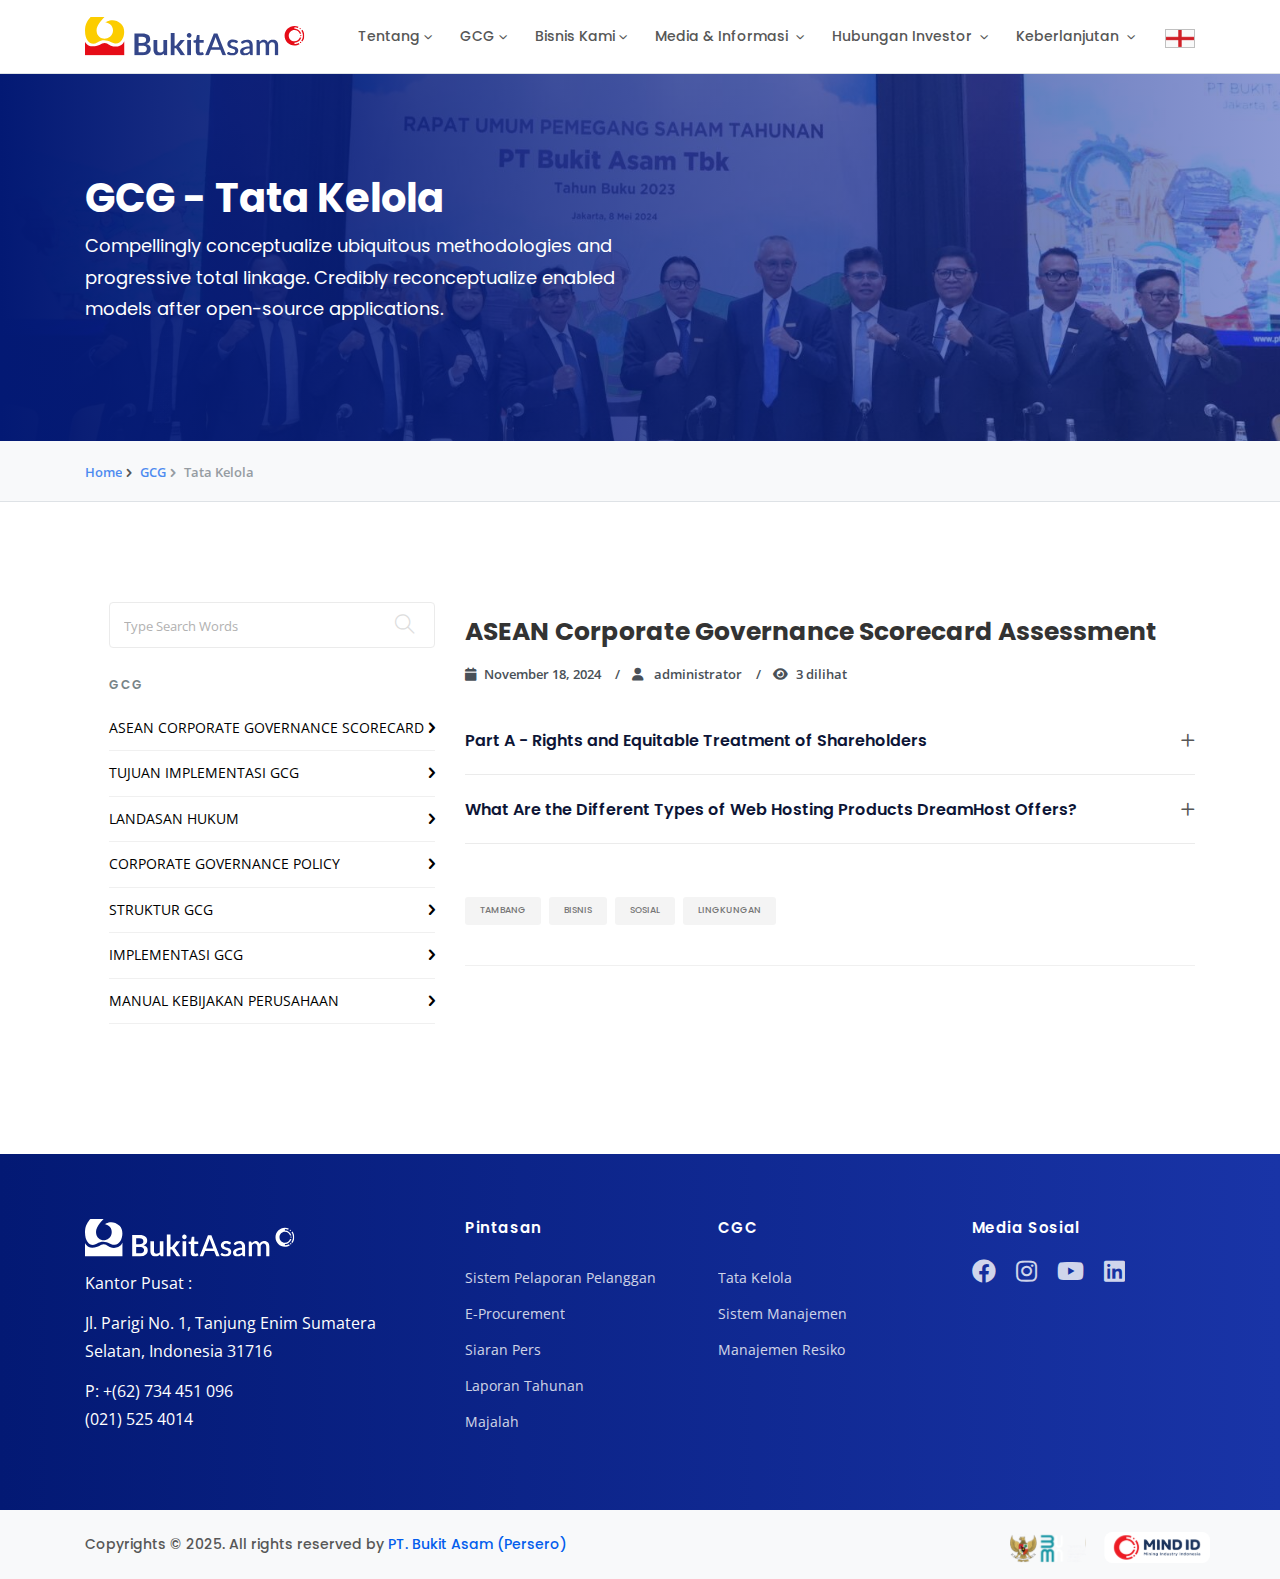
<file: ba_gcg_manajemen_resiko.html>
<!DOCTYPE html>
<html lang="en">

<head>
    <meta charset="utf-8">
    <meta name="viewport" content="width=device-width, initial-scale=1, shrink-to-fit=no">
    <meta http-equiv="X-UA-Compatible" content="ie=edge">

    <!-- SEO Meta description -->
    <meta name="description" content="Website Resmi PT. Bukit Asam (Persero)">
    <meta name="author" content="PT. Bukit Asam">

    <!-- OG Meta Tags to improve the way the post looks when you share the page on LinkedIn, Facebook, Google+ -->
    <meta property="og:site_name" content="Website Resmi PT. Bukit Asam (Persero)" /> <!-- website name -->
    <meta property="og:site" content="Website Resmi PT. Bukit Asam (Persero)" /> <!-- website link -->
    <meta property="og:title" content="Website Resmi PT. Bukit Asam (Persero)" />
    <!-- title shown in the actual shared post -->
    <meta property="og:description" content="Website Resmi PT. Bukit Asam (Persero)" />
    <!-- description shown in the actual shared post -->
    <meta property="og:image" content="" /> <!-- image link, make sure it's jpg -->
    <meta property="og:url" content="" /> <!-- where do you want your post to link to -->
    <meta property="og:type" content="article" />

    <!--favicon icon-->
    <link rel="icon" href="assets/img/asset_ptba/img/logo/favico.png" type="image/png" sizes="16x16">

    <!--google fonts-->
    <link
        href="https://fonts.googleapis.com/css2?family=Open+Sans:wght@400;500;600&family=Poppins:wght@400;500;600;700&display=swap"
        rel="stylesheet">

    <!--title-->
    <title>Website Resmi PT. Bukit Asam (Persero)</title>

    <!--build:css-->
    <link rel="stylesheet" href="assets/css/main.css">
    <!-- endbuild -->
    <link rel="stylesheet" href="assets/css/custom.css">
</head>

<body>

    <!--loader start-->
    <div id="preloader">
        <div class="loader1">
            <span></span>
            <span></span>
            <span></span>
            <span></span>
            <span></span>
        </div>
    </div>
    <!--loader end-->

    <!--header section start-->
    <header id="header" class="header-main">
        <!--main header menu start-->
        <div id="logoAndNav" class="main-header-menu-wrap white-bg border-bottom">
            <div class="container">
                <nav class="js-mega-menu navbar navbar-expand-md header-nav">

                    <!--logo start-->
                    <a class="navbar-brand" href="index.html"><img
                            src="assets/img/asset_ptba/img/logo/PTBA-logo-color.svg" width="220" alt="logo"
                            class="img-fluid" /></a>
                    <!--logo end-->

                    <!--responsive toggle button start-->
                    <button type="button" class="navbar-toggler btn" aria-expanded="false" aria-controls="navBar"
                        data-toggle="collapse" data-target="#navBar">
                        <span id="hamburgerTrigger">
                            <span class="fas fa-bars"></span>
                        </span>
                    </button>
                    <!--responsive toggle button end-->

                    <!--main menu start-->
                    <div id="navBar" class="collapse navbar-collapse">
                        <ul class="navbar-nav ml-auto main-navbar-nav">
                            <!--home start-->
                            <li class="nav-item hs-has-mega-menu custom-nav-item" data-position="left">
                                <a id="homeMegaMenu" class="nav-link custom-nav-link main-link-toggle"
                                    href="javascript:void(0);" aria-haspopup="true" aria-expanded="false">Tentang</a>

                                <!--home mega menu start-->
                                <div class="hs-mega-menu w-100 main-sub-menu" aria-labelledby="homeMegaMenu">
                                    <div class="row no-gutters">
                                        <div class="col-lg-5">
                                            <!-- Banner Image -->
                                            <div class="menu-banner-wrap d-none d-md-none d-lg-block gray-light-bg">
                                                <div class="menu-banner-content">
                                                    <div class="mb-4">
                                                        <h5 class="mb-3 h6">PT. Bukit Asam (Persero)</h5>
                                                        <p>Lorem, ipsum dolor sit amet consectetur adipisicing elit.
                                                            Voluptatem reprehenderit sed iusto earum! Magni eligendi
                                                            ullam omnis earum harum cum a! Quam iusto maiores incidunt
                                                            doloribus consequatur sequi harum animi.</p>
                                                    </div>
                                                    <a class="btn primary-solid-btn" href="#">Lebih Dekat <span
                                                            class="fas fa-angle-right ml-2"></span></a>
                                                </div>
                                            </div>
                                            <!-- End Banner Image -->
                                        </div>

                                        <div class="col-lg-7">
                                            <div class="row mega-menu-wrap">
                                                <div class="col-sm-4 mb-3 mb-sm-0">
                                                    <span class="sub-menu-title">Profil</span>
                                                    <ul class="sub-menu-nav-group">
                                                        <li><a class="nav-link sub-menu-nav-link"
                                                                href="ba_profil.html">Sejarah</a></li>
                                                        <li><a class="nav-link sub-menu-nav-link"
                                                                href="ba_profil.html">Sambutan Dirut</a></li>
                                                        <li><a class="nav-link sub-menu-nav-link"
                                                                href="ba_profil.html">Visi
                                                                Misi</a></li>
                                                        <li><a class="nav-link sub-menu-nav-link"
                                                                href="ba_profil.html">Tata Nilai</a></li>
                                                        <li><a class="nav-link sub-menu-nav-link"
                                                                href="ba_penghargaan.html">Penghargaan</a>
                                                        </li>
                                                    </ul>
                                                </div>
                                                <div class="col-sm-4 mb-3 mb-sm-0">
                                                    <span class="sub-menu-title">Organisasi</span>
                                                    <ul class="sub-menu-nav-group">
                                                        <li><a class="nav-link sub-menu-nav-link"
                                                                href="ba_organisasi.html">Struktur Holding</a></li>
                                                        <li><a class="nav-link sub-menu-nav-link"
                                                                href="ba_organisasi.html">
                                                                Dewan Komisaris</a></li>
                                                        <li><a class="nav-link sub-menu-nav-link"
                                                                href="ba_organisasi.html">Direksi</a></li>
                                                        <li><a class="nav-link sub-menu-nav-link"
                                                                href="ba_organisasi.html">Struktur
                                                                Organisasi
                                                            </a>
                                                        </li>
                                                        <li><a class="nav-link sub-menu-nav-link"
                                                                href="ba_organisasi.html">Indirect
                                                                Subsidiaries
                                                            </a>
                                                        </li>
                                                        <li><a class="nav-link sub-menu-nav-link"
                                                                href="ba_organisasi.html">Anak
                                                                Perusahaan</a>
                                                        </li>
                                                    </ul>
                                                </div>


                                                <div class="col-md-4">
                                                    <span class="sub-menu-title">SDM</span>
                                                    <ul class="sub-menu-nav-group mb-3">
                                                        <li><a class="nav-link sub-menu-nav-link"
                                                                href="ba_sdm.html">Assesment Center
                                                            </a></li>
                                                        <li><a class="nav-link sub-menu-nav-link"
                                                                href="ba_sdm.html">Learning Center</a>
                                                        </li>
                                                        <li><a class="nav-link sub-menu-nav-link"
                                                                href="ba_sdm.html">Lowongan Kerja <span
                                                                    class="badge badge-danger ml-2">*</span></a>
                                                        </li>
                                                    </ul>
                                                </div>
                                            </div>
                                        </div>
                                    </div>
                                </div>
                                <!--home mega menu end-->
                            </li>
                            <!--home end-->
                            <!--home start-->
                            <li class="nav-item hs-has-mega-menu custom-nav-item" data-position="left">
                                <a id="homeMegaMenu" class="nav-link custom-nav-link main-link-toggle"
                                    href="javascript:void(0);" aria-haspopup="true" aria-expanded="false">GCG</a>

                                <!--home mega menu start-->
                                <div class="hs-mega-menu w-100 main-sub-menu" aria-labelledby="homeMegaMenu">
                                    <div class="row no-gutters">
                                        <div class="col-lg-5">
                                            <!-- Banner Image -->
                                            <div class="menu-banner-wrap d-none d-md-none d-lg-block gray-light-bg">
                                                <div class="menu-banner-content">
                                                    <div class="mb-4">
                                                        <h5 class="mb-3 h6">Good Corporate Governance (GCG)</h5>
                                                        <p>Lorem, ipsum dolor sit amet consectetur adipisicing elit.
                                                            Voluptatem reprehenderit sed iusto earum! Magni eligendi
                                                            ullam omnis earum harum cum a! Quam iusto maiores incidunt
                                                            doloribus consequatur sequi harum animi.</p>
                                                    </div>
                                                    <a class="btn primary-solid-btn" href="#">Lebih Dekat <span
                                                            class="fas fa-angle-right ml-2"></span></a>
                                                </div>
                                            </div>
                                            <!-- End Banner Image -->
                                        </div>

                                        <div class="col-lg-7">
                                            <div class="row mega-menu-wrap">
                                                <div class="col-sm-4 mb-3 mb-sm-0">
                                                    <span class="sub-menu-title">Tata Kelola</span>
                                                    <ul class="sub-menu-nav-group">
                                                        <li><a class="nav-link sub-menu-nav-link"
                                                                href="ba_gcg_tatakelola.html">Good
                                                                Corporate Governance</a></li>
                                                        <li><a class="nav-link sub-menu-nav-link"
                                                                href="ba_gcg_tatakelola.html">Tujuan Implementasi
                                                                GCG</a></li>
                                                        <li><a class="nav-link sub-menu-nav-link"
                                                                href="ba_gcg_tatakelola.html">Visi
                                                                Misi</a></li>
                                                        <li><a class="nav-link sub-menu-nav-link"
                                                                href="ba_gcg_tatakelola.html">Landasan Hukum</a></li>
                                                        <li><a class="nav-link sub-menu-nav-link"
                                                                href="ba_gcg_tatakelola.html">Corporate Governance
                                                                Policy</a>
                                                        </li>
                                                        <li><a class="nav-link sub-menu-nav-link"
                                                                href="ba_gcg_tatakelola.html">Struktur GCG</a>

                                                        </li>
                                                        <li><a class="nav-link sub-menu-nav-link"
                                                                href="ba_gcg_tatakelola.html">Implementasi
                                                                GCG</a>
                                                        </li>
                                                        <li><a class="nav-link sub-menu-nav-link"
                                                                href="ba_gcg_tatakelola.html">Manual Kebijakan
                                                                Perusahaan</a>
                                                        </li>
                                                    </ul>
                                                </div>
                                                <div class="col-sm-4 mb-3 mb-sm-0">
                                                    <span class="sub-menu-title">Sistem Manajemen</span>
                                                    <ul class="sub-menu-nav-group">
                                                        <li><a class="nav-link sub-menu-nav-link"
                                                                href="ba_gcg_sistem_manajemen.html">Sistem Manajemen
                                                                Perusahaan</a></li>
                                                        <li><a class="nav-link sub-menu-nav-link"
                                                                href="ba_gcg_sistem_manajemen.html">
                                                                Sistem Manajemen Terintegrasi</a></li>
                                                        <li><a class="nav-link sub-menu-nav-link"
                                                                href="ba_gcg_sistem_manajemen.html">Visi
                                                                dan Misi</a></li>
                                                        <li><a class="nav-link sub-menu-nav-link"
                                                                href="ba_gcg_sistem_manajemen.html">Satker SMP & GCG
                                                            </a>
                                                        </li>
                                                        <li><a class="nav-link sub-menu-nav-link"
                                                                href="ba_gcg_sistem_manajemen.html">Indirect
                                                                Subsidiaries
                                                                <span class="badge badge-danger ml-2">*</span></a>
                                                        </li>
                                                        <li><a class="nav-link sub-menu-nav-link"
                                                                href="ba_gcg_sistem_manajemen.html">Anak
                                                                Perusahaan</a>
                                                        </li>
                                                    </ul>
                                                </div>

                                                <div class="col-md-4">
                                                    <span class="sub-menu-title">Komite di Bawah Dewan Komisaris</span>
                                                    <span class="sub-menu-title">Manajemen Resiko</span>
                                                    <ul class="sub-menu-nav-group mb-3">
                                                        <li><a class="nav-link sub-menu-nav-link"
                                                                href="ba_manajemen_resiko.html">Manajemen
                                                                Resiko
                                                            </a></li>
                                                        <li><a class="nav-link sub-menu-nav-link"
                                                                href="ba_manajemen_resiko.html">Audit
                                                                Internal</a>
                                                        </li>
                                                        <li><a class="nav-link sub-menu-nav-link"
                                                                href="ba_manajemen_resiko.html">Sekretaris
                                                                Perusahaan</a>
                                                        </li>
                                                        <li><a class="nav-link sub-menu-nav-link"
                                                                href="ba_manajemen_resiko.html">Sekretaris
                                                                Menu Selanjutnya</a>
                                                        </li>
                                                    </ul>
                                                </div>
                                            </div>
                                        </div>
                                    </div>
                                </div>
                                <!--home mega menu end-->
                            </li>
                            <!--home end-->
                            <!--home start-->
                            <li class="nav-item hs-has-mega-menu custom-nav-item" data-position="left">
                                <a id="homeMegaMenu" class="nav-link custom-nav-link main-link-toggle"
                                    href="javascript:void(0);" aria-haspopup="true" aria-expanded="false">Bisnis
                                    Kami</a>

                                <!--home mega menu start-->
                                <div class="hs-mega-menu w-100 main-sub-menu" aria-labelledby="homeMegaMenu">
                                    <div class="row no-gutters">
                                        <div class="col-lg-5">
                                            <!-- Banner Image -->
                                            <div class="menu-banner-wrap d-none d-md-none d-lg-block gray-light-bg">
                                                <div class="menu-banner-content">
                                                    <div class="mb-4">
                                                        <h5 class="mb-3 h6">Bisnis Kami</h5>
                                                        <p>Lorem, ipsum dolor sit amet consectetur adipisicing elit.
                                                            Voluptatem reprehenderit sed iusto earum! Magni eligendi
                                                            ullam omnis earum harum cum a! Quam iusto maiores incidunt
                                                            doloribus consequatur sequi harum animi.</p>
                                                    </div>
                                                    <a class="btn primary-solid-btn" href="#">Lebih Dekat <span
                                                            class="fas fa-angle-right ml-2"></span></a>
                                                </div>
                                            </div>
                                            <!-- End Banner Image -->
                                        </div>

                                        <div class="col-lg-7">
                                            <div class="row mega-menu-wrap">
                                                <div class="col-sm-6 mb-3 mb-sm-0">
                                                    <span class="sub-menu-title">Tambang</span>
                                                    <ul class="sub-menu-nav-group">
                                                        <li><a class="nav-link sub-menu-nav-link"
                                                                href="ba_bisnis_batubara.html">Batubara</a></li>
                                                        <img src="assets/img/asset_ptba/img/bisniskami/hilirisasi.jpg"
                                                            class="img-fluid d-none d-md-none d-lg-block rounded"
                                                            alt="">
                                                    </ul>
                                                </div>
                                                <div class="col-sm-6 mb-3 mb-sm-0">
                                                    <span class="sub-menu-title">Pengembangan Bisnis</span>
                                                    <ul class="sub-menu-nav-group">
                                                        <li><a class="nav-link sub-menu-nav-link"
                                                                href="ba_pengembangan_bisnis.html">Generik</a></li>
                                                        <li><a class="nav-link sub-menu-nav-link"
                                                                href="ba_pengembangan_bisnis.html">
                                                                Pembangkit Listrik</a></li>
                                                        <li><a class="nav-link sub-menu-nav-link"
                                                                href="ba_pengembangan_bisnis.html">Hilirisasi</a></li>
                                                    </ul>
                                                </div>
                                            </div>
                                        </div>
                                    </div>
                                </div>
                                <!--home mega menu end-->
                            </li>
                            <!--home end-->
                            <!--home start-->
                            <li class="nav-item hs-has-mega-menu custom-nav-item" data-position="left">
                                <a id="homeMegaMenu" class="nav-link custom-nav-link main-link-toggle"
                                    href="javascript:void(0);" aria-haspopup="true" aria-expanded="false">Media &
                                    Informasi
                                </a>

                                <!--home mega menu start-->
                                <div class="hs-mega-menu w-100 main-sub-menu" aria-labelledby="homeMegaMenu">
                                    <div class="row no-gutters ">
                                        <div class="col-lg-5">
                                            <!-- Banner Image -->
                                            <div class="menu-banner-wrap d-none d-md-none d-lg-block gray-light-bg">
                                                <div class="menu-banner-content">
                                                    <div class="mb-4">
                                                        <h5 class="mb-3 h6">Informasi Perusahaan</h5>
                                                        <p>Lorem, ipsum dolor sit amet consectetur adipisicing elit.
                                                            Voluptatem reprehenderit sed iusto earum! Magni eligendi
                                                            ullam omnis earum harum cum a! Quam iusto maiores incidunt
                                                            doloribus consequatur sequi harum animi.</p>
                                                    </div>
                                                    <a class="btn primary-solid-btn" href="#">Lebih Dekat <span
                                                            class="fas fa-angle-right ml-2"></span></a>
                                                </div>
                                            </div>
                                            <!-- End Banner Image -->
                                        </div>

                                        <div class="col-lg-7">
                                            <div class="row mega-menu-wrap">
                                                <div class="col-sm-6 mb-3 mb-sm-0">
                                                    <span class="sub-menu-title">Berita</span>
                                                    <ul class="sub-menu-nav-group">
                                                        <li><a class="nav-link sub-menu-nav-link"
                                                                href="ba_berita.html">Berita</a></li>
                                                        <li><a class="nav-link sub-menu-nav-link"
                                                                href="ba_berita.html">CSR
                                                                & Lingungan</a></li>
                                                        <li><a class="nav-link sub-menu-nav-link"
                                                                href="ba_berita.html">Konferensi Pers</a>
                                                        </li>
                                                        <li><a class="nav-link sub-menu-nav-link"
                                                                href="ba_pengumuman.html">Siaran Pers</a>
                                                        </li>
                                                        <li><a class="nav-link sub-menu-nav-link"
                                                                href="ba_pengumuman.html">Pengumuman</a>
                                                        </li>

                                                    </ul>
                                                </div>
                                                <div class="col-sm-6 mb-3 mb-sm-0">
                                                    <span class="sub-menu-title">Majalah</span>
                                                    <ul class="sub-menu-nav-group">
                                                        <li><a class="nav-link sub-menu-nav-link"
                                                                href="ba_majalah.html">Enermia</a></li>

                                                    </ul>
                                                </div>
                                            </div>
                                        </div>
                                    </div>
                                </div>
                                <!--home mega menu end-->
                            </li>
                            <!--home end-->
                            <!--Hubungan Investor start-->
                            <li class="nav-item hs-has-mega-menu custom-nav-item" data-position="left">
                                <a id="homeMegaMenu" class="nav-link custom-nav-link main-link-toggle"
                                    href="javascript:void(0);" aria-haspopup="true" aria-expanded="false">Hubungan
                                    Investor
                                </a>

                                <!--home mega menu start-->
                                <div class="hs-mega-menu w-100 main-sub-menu" aria-labelledby="homeMegaMenu">
                                    <div class="row no-gutters">
                                        <div class="col-lg-5">
                                            <!-- Banner Image -->
                                            <div class="menu-banner-wrap d-none d-md-none d-lg-block gray-light-bg">
                                                <div class="menu-banner-content">
                                                    <div class="mb-4">
                                                        <h5 class="mb-3 h6">Hubungan dengan Investor</h5>
                                                        <p>Lorem, ipsum dolor sit amet consectetur adipisicing elit.
                                                            Voluptatem reprehenderit sed iusto earum! Magni eligendi
                                                            ullam omnis earum harum cum a! Quam iusto maiores incidunt
                                                            doloribus consequatur sequi harum animi.</p>
                                                    </div>
                                                    <a class="btn primary-solid-btn" href="#">Lebih Dekat <span
                                                            class="fas fa-angle-right ml-2"></span></a>
                                                </div>
                                            </div>
                                            <!-- End Banner Image -->
                                        </div>

                                        <div class="col-lg-7">
                                            <div class="row mega-menu-wrap">
                                                <div class="col-sm-6 mb-3 mb-sm-0">
                                                    <span class="sub-menu-title">Informasi Saham</span>
                                                    <ul class="sub-menu-nav-group">
                                                        <li><a class="nav-link sub-menu-nav-link"
                                                                href="ba_hubungan_investor.html">Informasi
                                                                Saham</a>
                                                        </li>
                                                        <li><a class="nav-link sub-menu-nav-link"
                                                                href="ba_hubungan_investor.html">Daftar
                                                                Pemegang
                                                                Saham</a></li>
                                                        <li><a class="nav-link sub-menu-nav-link"
                                                                href="ba_hubungan_investor.html">Keterbukaan
                                                                Informasi</a></li>
                                                        <li><a class="nav-link sub-menu-nav-link"
                                                                href="ba_hubungan_investor.html">Rapat
                                                                Umum Pemegang
                                                                Saham</a></li>
                                                    </ul>
                                                </div>
                                                <div class="col-sm-6 mb-3 mb-sm-0">
                                                    <img src="assets/img/asset_ptba/img/bisniskami/hilirisasi.jpg"
                                                        class="img-fluid d-none d-md-none d-lg-block rounded" alt="">
                                                </div>
                                            </div>
                                        </div>
                                    </div>
                                </div>
                                <!--home mega menu end-->
                            </li>
                            <!--home end-->
                            <!--Keberlanjutan start-->
                            <li class="nav-item hs-has-mega-menu custom-nav-item" data-position="left">
                                <a id="homeMegaMenu" class="nav-link custom-nav-link main-link-toggle"
                                    href="javascript:void(0);" aria-haspopup="true" aria-expanded="false">Keberlanjutan
                                </a>

                                <!--home mega menu start-->
                                <div class="hs-mega-menu w-100 main-sub-menu" aria-labelledby="homeMegaMenu">
                                    <div class="row no-gutters">
                                        <div class="col-lg-5">
                                            <!-- Banner Image -->
                                            <div class="menu-banner-wrap d-none d-md-none d-lg-block gray-light-bg">
                                                <div class="menu-banner-content">
                                                    <div class="mb-4">
                                                        <h5 class="mb-3 h6">Keberlanjutan</h5>
                                                        <p>Lorem, ipsum dolor sit amet consectetur adipisicing elit.
                                                            Voluptatem reprehenderit sed iusto earum! Magni eligendi
                                                            ullam omnis earum harum cum a! Quam iusto maiores incidunt
                                                            doloribus consequatur sequi harum animi.</p>
                                                    </div>
                                                    <a class="btn primary-solid-btn" href="#">Lebih Dekat <span
                                                            class="fas fa-angle-right ml-2"></span></a>
                                                </div>
                                            </div>
                                            <!-- End Banner Image -->
                                        </div>

                                        <div class="col-lg-7">
                                            <div class="row mega-menu-wrap">
                                                <div class="col-sm-6 mb-3 mb-sm-0">
                                                    <span class="sub-menu-title">Keberlanjutan</span>
                                                    <ul class="sub-menu-nav-group">
                                                        <li><a class="nav-link sub-menu-nav-link"
                                                                href="ba_keberlanjutan.html">Ikhtisar</a>
                                                        </li>
                                                        <li><a class="nav-link sub-menu-nav-link"
                                                                href="ba_keberlanjutan.html">Sosial</a>
                                                        </li>
                                                        <li><a class="nav-link sub-menu-nav-link"
                                                                href="ba_keberlanjutan.html">Lingkungan</a></li>
                                                        <li><a class="nav-link sub-menu-nav-link"
                                                                href="ba_keberlanjutan.html">Laporan</a>
                                                        </li>
                                                        <li><a class="nav-link sub-menu-nav-link"
                                                                href="ba_keberlanjutan.html">Proyek</a>
                                                        </li>
                                                        <li><a class="nav-link sub-menu-nav-link"
                                                                href="ba_keberlanjutan.html">Framework</a>
                                                        </li>

                                                    </ul>
                                                </div>
                                                <div class="col-sm-6 mb-3 mb-sm-0">
                                                    <img src="assets/img/asset_ptba/img/bisniskami/hilirisasi.jpg"
                                                        class="img-fluid d-none d-md-none d-lg-block rounded" alt="">
                                                </div>
                                            </div>
                                        </div>
                                    </div>
                                </div>
                                <!--home mega menu end-->
                            </li>
                            <!--home end-->

                            <!--button start-->
                            <li class="nav-item header-nav-last-item d-flex align-items-center">
                                <a href="#" id="flag-switch">
                                    <img src="assets/img/en.svg" alt="English" id="flag-img"
                                        style="width: 30px !important; border: 1px solid silver;">
                                </a>
                            </li>
                            <!--button end-->
                        </ul>
                    </div>
                    <!--main menu end-->
                </nav>
            </div>
        </div>
        <!--main header menu end-->
    </header>
    <!--header section end-->

    <div class="main">

        <!--page header section start-->
        <section class="page-header-section ptb-100 gradient-overly-right"
            style="background: url('assets/img/asset_ptba/img/investor.jpeg')no-repeat center center / cover">
            <div class="container">
                <div class="row align-items-center">
                    <div class="col-md-7 col-lg-6">
                        <div class="page-header-content text-white">
                            <h1 class="text-white mb-2">GCG - Tata Kelola</h1>
                            <p class="lead">Compellingly conceptualize ubiquitous methodologies and progressive total
                                linkage. Credibly reconceptualize enabled models after open-source applications. </p>
                        </div>
                    </div>
                </div>
            </div>
        </section>
        <!--page header section end-->

        <!--breadcrumb bar start-->
        <div class="breadcrumb-bar py-3 gray-light-bg border-bottom">
            <div class="container">
                <div class="row">
                    <div class="col-12">
                        <div class="custom-breadcrumb">
                            <ol class="breadcrumb d-inline-block bg-transparent list-inline py-0 pl-0">
                                <li class="list-inline-item breadcrumb-item"><a href="#">Home</a></li>
                                <li class="list-inline-item breadcrumb-item"><a href="#">GCG</a></li>
                                <li class="list-inline-item breadcrumb-item active">Tata Kelola</li>
                            </ol>
                        </div>
                    </div>
                </div>
            </div>
        </div>
        <!--breadcrumb bar end-->

        <!--blog section start-->
        <div class="module ptb-100">
            <div class="container">
                <div class="row">
                    <div class="col-lg-4 col-md-4">
                        <div class="sidebar-right pl-4">

                            <!-- Search widget-->
                            <aside class="widget widget-search">
                                <form>
                                    <input class="form-control" type="search" placeholder="Type Search Words">
                                    <button class="search-button" type="submit"><span class="ti-search"></span></button>
                                </form>
                            </aside>

                            <!-- Categories widget-->
                            <aside class="widget widget-categories">
                                <div class="widget-title">
                                    <h6>GCG</h6>
                                </div>
                                <div class="tabs">
                                    <ul>
                                        <li><a href="#acgs">ASEAN CORPORATE GOVERNANCE SCORECARD <span
                                                    class="float-right"><i class="fa fa-angle-right"></i></span></li>
                                        <li><a href="#tujuangcg">TUJUAN IMPLEMENTASI GCG <span class="float-right"><i
                                                        class="fa fa-angle-right"></i></span></a></li>
                                        <li><a href="#landasanhukum">LANDASAN HUKUM <span class="float-right"><i
                                                        class="fa fa-angle-right"></i></span></a></li>
                                        <li><a href="#corporate">CORPORATE
                                                GOVERNANCE POLICY <span class="float-right"><i
                                                        class="fa fa-angle-right"></i></span></a></li>
                                        <li><a href="#strukturgcg">STRUKTUR GCG <span class="float-right"><i
                                                        class="fa fa-angle-right"></i></span></a></li>
                                        <li><a href="#implementasigcg">IMPLEMENTASI GCG <span class="float-right"><i
                                                        class="fa fa-angle-right"></i></span></a></li>
                                        <li><a href="#manualkebijakan">MANUAL KEBIJAKAN
                                                PERUSAHAAN <span class="float-right"><i
                                                        class="fa fa-angle-right"></i></span></a></li>
                                    </ul>
                                </div>
                            </aside>

                        </div>
                    </div>
                    <div class="col-lg-8 col-md-8">
                        <!-- Post-->
                        <article class="post post-sp active" id="acgs">
                            <div class="post-wrapper">
                                <div class="post-header">
                                    <h1 class="post-title mb-3">ASEAN Corporate Governance Scorecard Assessment</h1>
                                    <ul class="post-meta">
                                        <li><i class="fa fa-calendar mr-2"></i>November 18, 2024</li>
                                        <li><i class="fa fa-user mr-2"></i> <a href="#">administrator</a>
                                        </li>
                                        <li><i class="fa fa-eye mr-2"></i><a href="#">3 dilihat</a></li>
                                    </ul>
                                </div>
                                <div id="accordion-one" class="accordion accordion-faq">
                                    <div class="card mb-0">
                                        <a class="card-header collapsed" data-toggle="collapse" href="#collapseOne">
                                            <h6 class="mb-0 d-inline-block">Part A - Rights and Equitable Treatment of
                                                Shareholders
                                            </h6>
                                        </a>
                                        <div id="collapseOne" class="collapse" data-parent="#accordion-one">
                                            <div class="card-body">
                                                <div class="table-responsive-sm">
                                                    <table class="table table-bordered waffle no-grid">
                                                        <thead>
                                                        </thead>
                                                        <tbody>
                                                            <tr>
                                                                <td class="s8" width="7%">
                                                                    <strong>Part</strong>
                                                                </td>
                                                                <td class="s9" width="23%">
                                                                    <strong>Item</strong>
                                                                </td>
                                                                <td class="s9">
                                                                    <strong>Company Practice
                                                                        in 2023</strong>
                                                                </td>
                                                                <td class="s9">
                                                                    <strong>Source
                                                                        Information</strong>
                                                                </td>
                                                            </tr>
                                                            <tr>
                                                                <td class="s10">
                                                                    <strong>A.1</strong>
                                                                </td>
                                                                <td class="s11" colspan="3">
                                                                    <strong>Basic
                                                                        Shareholder
                                                                        Rights</strong></td>
                                                            </tr>
                                                            <tr>
                                                                <td class="s12">A.1.1</td>
                                                                <td class="s13">Does the
                                                                    company pay (interim and
                                                                    final/annual) dividends
                                                                    in an equitable and
                                                                    timely manner; that is,
                                                                    all shareholders are
                                                                    treated equally and paid
                                                                    within 30 days after
                                                                    being (i) declared for
                                                                    interim dividends and
                                                                    (ii) approved by
                                                                    shareholders at general
                                                                    meetings for final
                                                                    dividends? In case the
                                                                    company has offered
                                                                    Scrip dividend, did the
                                                                    company paid the
                                                                    dividend within 60 days.
                                                                </td>
                                                                <td class="s13">
                                                                    <p>PTBA pays dividends
                                                                        in an equitable and
                                                                        timely manner.</p>

                                                                    <p>All shareholders are
                                                                        treated equally and
                                                                        paid within 30 days
                                                                        after being declared
                                                                        and approved by
                                                                        shareholders at
                                                                        general meetings for
                                                                        final dividends.</p>

                                                                    <p>As disclosed in
                                                                        Summary of Minutes
                                                                        of the AGMS for
                                                                        Financial Year 2023,
                                                                        Schedule and
                                                                        Procedure of Cash
                                                                        Dividend
                                                                        Distribution, page
                                                                        10</p>

                                                                    <p>Date of AGMS: 8 May
                                                                        2024</p>

                                                                    <p>Date of cash Dividend
                                                                        Payment for
                                                                        Financial Year 2023
                                                                        : 7 Juni 2024</p>

                                                                    <p>PTBA has not offered
                                                                        Scrip dividend,
                                                                        therefore the
                                                                        company did not pay
                                                                        the Scrip dividend.
                                                                    </p>

                                                                    <p><br>
                                                                        The information is
                                                                        stated in:</p>

                                                                    <p>1. Summary of Minutes
                                                                        of an Annual General
                                                                        Meeting of
                                                                        Shareholders for
                                                                        2023 Financial Year,
                                                                        Schedule and
                                                                        Procedure of Cash
                                                                        Dividend
                                                                        Distribution</p>

                                                                    <p>2. IDX Website</p>
                                                                </td>
                                                                <td class="s13">
                                                                    <p>1. Summary of Minutes
                                                                        of an Annual General
                                                                        Meeting of
                                                                        Shareholders for
                                                                        2023 Financial Year,
                                                                        Schedule and
                                                                        Procedure of Cash
                                                                        Dividend
                                                                        Distribution, page
                                                                        10</p>

                                                                    <p><a download=""
                                                                            href="https://www.ptba.co.id/uploads/ptba_pengumuman/20240510192448-2024-05-10ptba_pengumuman192445.pdf">https://www.ptba.co.id/uploads/ptba_pengumuman/20240510192448-2024-05-10ptba_pengumuman192445.pdf</a>
                                                                    </p>

                                                                    <p> </p>

                                                                    <p>2. IDX - Company
                                                                        Profile - Calendar
                                                                    </p>

                                                                    <p>(Listed companies >
                                                                        Company Profiles >
                                                                        PTBA > Calendar >
                                                                        June 2024)</p>

                                                                    <p><a
                                                                            href="https://www.idx.co.id/en/listed-companies/company-profiles/PTBA">https://www.idx.co.id/en/listed-companies/company-profiles/PTBA</a>
                                                                    </p>
                                                                </td>
                                                            </tr>
                                                            <tr>
                                                                <td class="s10">
                                                                    <strong>A.2</strong>
                                                                </td>
                                                                <td class="s14" colspan="3">
                                                                    <strong>Right to
                                                                        participate
                                                                        effectively in and
                                                                        vote in general
                                                                        shareholder meetings
                                                                        and should be
                                                                        informed of the
                                                                        rules, including
                                                                        voting procedures,
                                                                        that govern general
                                                                        shareholder
                                                                        meetings.</strong>
                                                                </td>
                                                            </tr>
                                                            <tr>
                                                                <td class="s15">A.2.1</td>
                                                                <td class="s13">Do
                                                                    shareholders have the
                                                                    opportunity, evidenced
                                                                    by an agenda item, to
                                                                    approve remuneration
                                                                    (fees, allowances,
                                                                    benefit-in-kind and
                                                                    other emoluments) or any
                                                                    increases in
                                                                    remuneration for the
                                                                    non-executive
                                                                    directors/commissioners?
                                                                </td>
                                                                <td class="s13">
                                                                    <p>Shareholders have the
                                                                        opportunity
                                                                        evidenced by an
                                                                        agenda item, to
                                                                        approve remuneration
                                                                        (fees, allowances,
                                                                        benefit-in-kind and
                                                                        other emoluments) or
                                                                        any increases in
                                                                        remuneration for the
                                                                        non-executive
                                                                        directors/commissioners.
                                                                    </p>

                                                                    <p>In the Summary of
                                                                        Minutes of the AGMS
                                                                        for Financial Year
                                                                        2023, includes
                                                                        agenda items related
                                                                        to the approval of
                                                                        remuneration or
                                                                        remuneration
                                                                        increases for the
                                                                        Board of Directors
                                                                        and Board of
                                                                        Commissioners. </p>

                                                                    <p>In the Summary of
                                                                        Minutes of the AGMS
                                                                        for Financial Year
                                                                        2023, Third Agenda
                                                                        Item Meeting include
                                                                        the Determination of
                                                                        Remuneration
                                                                        (salary/ honorarium,
                                                                        facilities, and
                                                                        benefits) of 2024
                                                                        and Bonus (tantiem)
                                                                        for the 2023 Fiscal
                                                                        Year for the Board
                                                                        of Directors and
                                                                        Board of
                                                                        Commissioners. </p>

                                                                    <p> </p>

                                                                    <p>Resolutions </p>

                                                                    <p>1. Granting the
                                                                        authority and power
                                                                        to PT Mineral
                                                                        Industri Indonesia
                                                                        (Persero) as the
                                                                        majority Series B
                                                                        Shareholder in the
                                                                        company with prior
                                                                        consultation with
                                                                        Series A Dwiwarna
                                                                        Shareholders to
                                                                        determine the
                                                                        following for the
                                                                        members of the Board
                                                                        of Commissioners:
                                                                    </p>

                                                                    <p>a. Tantiem/
                                                                        Peerformance
                                                                        Incentive/ Special
                                                                        incentive for 2023
                                                                        Financial Year
                                                                        and/or Long term
                                                                        incentive of the
                                                                        2024-2026 Financial
                                                                        Year, in accordance
                                                                        with the applicable
                                                                        regulations; and</p>

                                                                    <p>b. Salary, benefit
                                                                        and facilities for
                                                                        the 2024 Financial
                                                                        Year.</p>

                                                                    <p> </p>

                                                                    <p>The information is
                                                                        stated in:</p>

                                                                    <p>Summary of Minutes of
                                                                        an Annual General
                                                                        Meeting of
                                                                        Shareholders for
                                                                        2023 Financial Year,
                                                                        3rd Agenda</p>
                                                                </td>
                                                                <td class="s13">
                                                                    <p>Summary of Minutes of
                                                                        an Annual General
                                                                        Meeting of
                                                                        Shareholders for
                                                                        2023 Financial Year,
                                                                        3rd Agenda (Page 7)
                                                                    </p>

                                                                    <p><a download=""
                                                                            href="https://www.ptba.co.id/uploads/ptba_pengumuman/20240510192448-2024-05-10ptba_pengumuman192445.pdf">https://www.ptba.co.id/uploads/ptba_pengumuman/20240510192448-2024-05-10ptba_pengumuman192445.pdf</a>
                                                                    </p>
                                                                </td>
                                                            </tr>
                                                            <tr>
                                                                <td class="s15">A.2.2</td>
                                                                <td class="s13">Does the
                                                                    company provide
                                                                    non-controlling
                                                                    shareholders a right to
                                                                    nominate candidates for
                                                                    board of
                                                                    directors/commissioners?
                                                                </td>
                                                                <td class="s16">
                                                                    <p>PTBA provides
                                                                        shareholders a right
                                                                        to nominate
                                                                        candidates for board
                                                                        of
                                                                        directors/commissioners.
                                                                    </p>

                                                                    <p>Series A Dwiwarna are
                                                                        shares that are
                                                                        specially owned by
                                                                        the Republic of
                                                                        Indonesia which
                                                                        grant the holder
                                                                        special rights
                                                                        namely:</p>

                                                                    <p>2 . The right to
                                                                        nominate Candidates
                                                                        for Members of Board
                                                                        of Directors and
                                                                        Candidates for
                                                                        Members of Board of
                                                                        Commissioners;</p>

                                                                    <p>Shareholders has the
                                                                        opportunity, as
                                                                        evidenced by agenda
                                                                        items, to nominate
                                                                        candidates for board
                                                                        of
                                                                        directors/commissioners.
                                                                        Based on
                                                                        Announcement for the
                                                                        Annual General
                                                                        Meeting of
                                                                        Shareholders of PT
                                                                        Bukit Asam Tbk on
                                                                        May 8th 2024, The
                                                                        Shareholders may
                                                                        propose the Meeting
                                                                        agenda subject to
                                                                        the fulfilment of
                                                                        the requirement
                                                                        provisions of
                                                                        Article 16 of POJK
                                                                        No.15/1010 and
                                                                        Article 23 paragraph
                                                                        (6) of the
                                                                        company&#39;s
                                                                        Articles of
                                                                        Association. </p>

                                                                    <p>one of the agenda
                                                                        that Shareholders
                                                                        can propose is
                                                                        nominated candidate
                                                                        for Board of
                                                                        Directors/Commissioners
                                                                        to changes in the
                                                                        Composition of
                                                                        Company’s
                                                                        Management.</p>

                                                                    <p><br>
                                                                        The information is
                                                                        stated in:</p>

                                                                    <p>1.Announcement Annual
                                                                        General Meeting of
                                                                        Shareholders PT
                                                                        Bukit Asam Tbk for
                                                                        2023 Financial Year
                                                                        - Point 3</p>

                                                                    <p>2. Annual Report 2023
                                                                    </p>
                                                                </td>
                                                                <td class="s16">
                                                                    <p>Annual Report 2023
                                                                        (Page 141)</p>

                                                                    <p><a download=""
                                                                            href="https://www.ptba.co.id/uploads/ptba_laporan_tahunan/20240416183127-2024-04-16ptba_laporan_tahunan183105.pdf">https://www.ptba.co.id/uploads/ptba_laporan_tahunan/20240416183127-2024-04-16ptba_laporan_tahunan183105.pdf</a>
                                                                    </p>

                                                                    <p> </p>

                                                                    <p>Announcement Annual
                                                                        General Meeting of
                                                                        Shareholders PT
                                                                        Bukit Asam Tbk for
                                                                        2023 Financial Year
                                                                        - Page 2-3 - Poin 3
                                                                    </p>

                                                                    <p><a download=""
                                                                            href="https://www.ptba.co.id/uploads/ptba_pengumuman/20240506102748-2024-05-06ptba_pengumuman102747.pdf">https://www.ptba.co.id/uploads/ptba_pengumuman/20240506102748-2024-05-06ptba_pengumuman102747.pdf</a>
                                                                    </p>
                                                                </td>
                                                            </tr>
                                                            <tr>
                                                                <td class="s15">A.2.3</td>
                                                                <td class="s13">Does the
                                                                    company allow
                                                                    shareholders to elect
                                                                    directors/commissioners
                                                                    individually?</td>
                                                                <td class="s16">
                                                                    <p>PTBA allows
                                                                        shareholders to
                                                                        elect
                                                                        directors/commissioners
                                                                        individually.</p>

                                                                    <p>Referring to the
                                                                        Summary of Minutes
                                                                        of an Annual General
                                                                        Meeting of
                                                                        Shareholders for
                                                                        2023 Financial Year,
                                                                        dated 8 May 2024,
                                                                        Fifth Agenda,
                                                                        Changes in the
                                                                        Composition of
                                                                        Company’s
                                                                        Management, state:
                                                                        "there was no
                                                                        proposal in the
                                                                        changes of
                                                                        company&#39;s
                                                                        management "</p>

                                                                    <p>In the Summary of
                                                                        Minutes of an Annual
                                                                        General Meeting of
                                                                        Shareholders for
                                                                        2022 Financial Year
                                                                        dated 15 June 2023
                                                                        (7th agenda), the
                                                                        voters choose to
                                                                        approve, abstain or
                                                                        not approve the
                                                                        changes of
                                                                        management of the
                                                                        company (changes in
                                                                        3 candidates
                                                                        nominated by Series
                                                                        A Dwiwarna
                                                                        shareholder).</p>

                                                                    <p><br>
                                                                        The information is
                                                                        stated in:</p>

                                                                    <p>1. Summary of Minutes
                                                                        of an Annual General
                                                                        Meeting of
                                                                        Shareholders for
                                                                        2023 Financial Year
                                                                    </p>

                                                                    <p>2. Summary of Minutes
                                                                        of an Annual General
                                                                        Meeting of
                                                                        Shareholders for
                                                                        2022 Financial Year
                                                                    </p>
                                                                </td>
                                                                <td class="s16">
                                                                    <p>1. Summary of Minutes
                                                                        of an Annual General
                                                                        Meeting of
                                                                        Shareholders for
                                                                        2023 Financial Year
                                                                    </p>

                                                                    <p><a download=""
                                                                            href="https://www.ptba.co.id/uploads/ptba_pengumuman/20240510192448-2024-05-10ptba_pengumuman192445.pdf">https://www.ptba.co.id/uploads/ptba_pengumuman/20240510192448-2024-05-10ptba_pengumuman192445.pdf</a>
                                                                    </p>

                                                                    <p> </p>

                                                                    <p>2. Summary of Minutes
                                                                        of an Annual General
                                                                        Meeting of
                                                                        Shareholders for
                                                                        2022 Financial Year
                                                                    </p>

                                                                    <p><a download=""
                                                                            href="https://www.ptba.co.id/uploads/ptba_pengumuman/20240507104812-2024-05-07ptba_pengumuman104811.pdf">https://www.ptba.co.id/uploads/ptba_pengumuman/20240507104812-2024-05-07ptba_pengumuman104811.pdf</a>
                                                                    </p>
                                                                </td>
                                                            </tr>
                                                            <tr>
                                                                <td class="s15">A.2.4</td>
                                                                <td class="s13">Does the
                                                                    company disclose the
                                                                    voting procedures used
                                                                    before the start of
                                                                    meeting?</td>
                                                                <td class="s16">
                                                                    <p>PTBA discloses the
                                                                        voting procedures
                                                                        use before the
                                                                        meeting begins.</p>

                                                                    <p>As stated in the
                                                                        Invitation to the
                                                                        AGMS 2024, the
                                                                        electronic voting
                                                                        process takes place
                                                                        through the
                                                                        eASY.KSEI
                                                                        application using
                                                                        the E-Meeting Hall
                                                                        menu, and Live
                                                                        Broadcasting
                                                                        sub-menu.</p>

                                                                    <p>Shareholders or
                                                                        proxies who attend
                                                                        alone or are
                                                                        represented by their
                                                                        proxies but have not
                                                                        yet cast their votes
                                                                        on the agenda items
                                                                        of the Meeting as
                                                                        referred to in Note
                                                                        point 10 letter a
                                                                        number i-iv, the
                                                                        Shareholders have
                                                                        the opportunity to
                                                                        submit their vote
                                                                        during the voting
                                                                        period on The E-
                                                                        Meeting Hall screen
                                                                        through the
                                                                        EASY.KSEI
                                                                        application opened
                                                                        by the Company. When
                                                                        the electronic
                                                                        voting period per
                                                                        meeting agenda item
                                                                        begins, the system
                                                                        automatically runs
                                                                        the voting time by
                                                                        counting down to a
                                                                        maximum of 5 (five)
                                                                        minutes. During the
                                                                        electronic voting
                                                                        process, the status
                                                                        "Voting for agenda
                                                                        item no [] has
                                                                        started" will be
                                                                        seen in the
                                                                        &#39;General Meeting
                                                                        Flow Text&#39;
                                                                        column. If the
                                                                        Shareholders or
                                                                        their proxies do not
                                                                        vote for certain
                                                                        agenda items of the
                                                                        Meeting until the
                                                                        status of the
                                                                        Meeting as shown in
                                                                        the &#39;General
                                                                        Meeting Flow
                                                                        Text&#39; column
                                                                        changes to "Voting
                                                                        for agenda item no
                                                                        [] has ended", it
                                                                        will be considered
                                                                        as voting to Abstain
                                                                        for the agenda item
                                                                        of the meeting
                                                                        concerned.</p>

                                                                    <p>Voting time during
                                                                        the electroning
                                                                        process is the
                                                                        standard time set in
                                                                        the easy.KSEI
                                                                        application. The
                                                                        company may
                                                                        determine the time
                                                                        policy for direct
                                                                        viewing
                                                                        electronically per
                                                                        agenda item of the
                                                                        meeting (with a
                                                                        maximum time of 5
                                                                        minutes per agenda
                                                                        item of the meeting)
                                                                        and this will be
                                                                        stated in the rules
                                                                        of conduct for the
                                                                        meeting through the
                                                                        easy.KSEI
                                                                        application.</p>

                                                                    <p><br>
                                                                        The information is
                                                                        stated in:</p>

                                                                    <p>Invitation to the
                                                                        AGMS 2024 - Voting
                                                                        Process </p>
                                                                </td>
                                                                <td class="s16">
                                                                    <p>Invitation to the
                                                                        AGMS 2024 - Voting
                                                                        Process - Page 5 -
                                                                        Poin C. Voting
                                                                        Procedure</p>

                                                                    <p><a download=""
                                                                            href="https://www.ptba.co.id/uploads/ptba_pengumuman/20240416162758-2024-04-16ptba_pengumuman162748.pdf">https://www.ptba.co.id/uploads/ptba_pengumuman/20240416162758-2024-04-16ptba_pengumuman162748.pdf</a>
                                                                    </p>

                                                                    <p> </p>

                                                                    <p>Code of Conduct AGMS
                                                                        2023</p>

                                                                    <p><a download=""
                                                                            href="https://www.ptba.co.id/uploads/ptba_pengumuman/20240506102734-2024-05-06ptba_pengumuman102732.pdf">https://www.ptba.co.id/uploads/ptba_pengumuman/20240506102734-2024-05-06ptba_pengumuman102732.pdf</a>
                                                                    </p>

                                                                    <p> </p>
                                                                </td>
                                                            </tr>
                                                            <tr>
                                                                <td class="s15">A.2.5</td>
                                                                <td class="s13">Do the
                                                                    minutes of the most
                                                                    recent AGM record that
                                                                    the shareholders were
                                                                    given the opportunity to
                                                                    ask questions and the
                                                                    questions raised by
                                                                    shareholders and answers
                                                                    given recorded?</td>
                                                                <td class="s16">
                                                                    <p>The minutes for the
                                                                        Company&#39;s last
                                                                        AGM includes a
                                                                        record of the
                                                                        questions raised by
                                                                        shareholders during
                                                                        the meeting, along
                                                                        with the responses
                                                                        provided.</p>

                                                                    <p>The Company&#39;s
                                                                        shareholders are
                                                                        given the
                                                                        opportunity to ask
                                                                        questions at the GMS
                                                                        using the procedures
                                                                        as stated in
                                                                        Invitation to the
                                                                        AGMS 2024.</p>

                                                                    <p>Chairman of the
                                                                        meeting will provide
                                                                        opportunities to
                                                                        shareholders or
                                                                        their proxies to
                                                                        raise questions
                                                                        and/or opinions in
                                                                        relation with the
                                                                        meeting Agenda
                                                                        before resolutions
                                                                        being taken.
                                                                        Chairman of the
                                                                        meeting will read
                                                                        out and answer
                                                                        questions/ respond
                                                                        to each opinion one
                                                                        by one. If
                                                                        necessary, the
                                                                        chairman of the
                                                                        meeting may let
                                                                        members of the board
                                                                        of commissioners,
                                                                        members of the board
                                                                        of directors,
                                                                        executive officers
                                                                        of the company or
                                                                        the supporting
                                                                        professional of the
                                                                        meeting answer or
                                                                        respond to questions
                                                                        and/or opinions.<br>
                                                                    </p>

                                                                    <p>The information is
                                                                        stated in:</p>

                                                                    <p>1. The Minutes of an
                                                                        Annual General
                                                                        Meeting of
                                                                        Shareholders for
                                                                        2023 Financial Year
                                                                    </p>

                                                                    <p>2. Invitation Annual
                                                                        General Meeting of
                                                                        Shareholders PT
                                                                        Bukit Asam Tbk for
                                                                        2023 Financial Year
                                                                    </p>

                                                                    <p>3. Code of Conduct
                                                                        AGMS for 2023
                                                                        Financial Year</p>

                                                                    <p>https://www.ptba.co.id/uploads/ptba_pengumuman/20240416162832-2024-04-16ptba_pengumuman162828.pdf
                                                                    </p>
                                                                </td>
                                                                <td class="s16">
                                                                    <p>1) The Minutes of an
                                                                        Annual General
                                                                        Meeting of
                                                                        Shareholders for
                                                                        2023 Financial Year
                                                                    </p>

                                                                    <p><a download=""
                                                                            href="https://www.ptba.co.id/uploads/ptba_pengumuman/20240723135348-2024-07-23ptba_pengumuman135344.pdf">https://www.ptba.co.id/uploads/ptba_pengumuman/20240723135348-2024-07-23ptba_pengumuman135344.pdf</a>
                                                                    </p>

                                                                    <p> </p>

                                                                    <p>2) Invitation Annual
                                                                        General Meeting of
                                                                        Shareholders PT
                                                                        Bukit Asam Tbk for
                                                                        2023 Financial Year
                                                                        - Page 4-5 - Poin b.
                                                                        Process for
                                                                        submitting questions
                                                                        and/or opinions
                                                                        electronically </p>

                                                                    <p><a download=""
                                                                            href="https://www.ptba.co.id/uploads/ptba_pengumuman/20240416162758-2024-04-16ptba_pengumuman162748.pdf">https://www.ptba.co.id/uploads/ptba_pengumuman/20240416162758-2024-04-16ptba_pengumuman162748.pdf</a>
                                                                    </p>

                                                                    <p> </p>

                                                                    <p>3. Code of Conduct
                                                                        AGMS for 2023
                                                                        Financial Year</p>

                                                                    <p><a download=""
                                                                            href="https://www.ptba.co.id/uploads/ptba_pengumuman/20240416162832-2024-04-16ptba_pengumuman162828.pdf">https://www.ptba.co.id/uploads/ptba_pengumuman/20240416162832-2024-04-16ptba_pengumuman162828.pdf</a>
                                                                    </p>

                                                                    <p> </p>
                                                                </td>
                                                            </tr>
                                                            <tr>
                                                                <td class="s15">A.2.6</td>
                                                                <td class="s13">Does the
                                                                    company disclose the
                                                                    voting results including
                                                                    approving, dissenting,
                                                                    and abstaining votes for
                                                                    all resolutions/each
                                                                    agenda item for the most
                                                                    recent AGM?</td>
                                                                <td class="s16">
                                                                    <p>PTBA discloses the
                                                                        voting results
                                                                        including approving,
                                                                        dissenting, and
                                                                        abstaining votes for
                                                                        all resolutions/each
                                                                        agenda item for the
                                                                        most recent AGM.</p>

                                                                    <p>Summary of Minutes of
                                                                        Annual General
                                                                        Meeting of
                                                                        shareholder for 2023
                                                                        Financial Year 2023,
                                                                        discloses the
                                                                        vosting result for
                                                                        each of Agenda, for
                                                                        example: </p>

                                                                    <p>- Result of the vote
                                                                        in the 1st Agenda:
                                                                    </p>

                                                                    <p>Approved:
                                                                        9,281,357,233 or
                                                                        99,6295266%</p>

                                                                    <p>Abstain: 25,554,019
                                                                        or 0,2743063%</p>

                                                                    <p>Not Approved:
                                                                        8,958,800 or
                                                                        0,0961671%</p>

                                                                    <p> </p>

                                                                    <p>The information is
                                                                        stated in:</p>

                                                                    <p>Summary of Minutes of
                                                                        an Annual General
                                                                        Meeting of
                                                                        Shareholders for
                                                                        2023 Financial Year
                                                                    </p>
                                                                </td>
                                                                <td class="s16">
                                                                    <p>Summary of Minutes of
                                                                        an Annual General
                                                                        Meeting of
                                                                        Shareholders for
                                                                        2023 Financial Year
                                                                    </p>

                                                                    <p><a download=""
                                                                            href="https://www.ptba.co.id/uploads/ptba_pengumuman/20240510192448-2024-05-10ptba_pengumuman192446.pdf">https://www.ptba.co.id/uploads/ptba_pengumuman/20240510192448-2024-05-10ptba_pengumuman192446.pdf</a>
                                                                    </p>
                                                                </td>
                                                            </tr>
                                                            <tr>
                                                                <td class="s15">A.2.7</td>
                                                                <td class="s13">Does the
                                                                    company disclose the
                                                                    list of board members
                                                                    who attended the most
                                                                    recent AGM?</td>
                                                                <td class="s16">
                                                                    <p>PTBA discloses the
                                                                        list of board
                                                                        members who attended
                                                                        the most recent AGM.
                                                                    </p>

                                                                    <p>According to the
                                                                        table on AGM
                                                                        attendance all
                                                                        member of Board of
                                                                        Directors (including
                                                                        the President
                                                                        Director) and Board
                                                                        of Commissioners
                                                                        including the member
                                                                        of Committees under
                                                                        Board of
                                                                        Commissioners were
                                                                        present.</p>

                                                                    <p> </p>

                                                                    <p>The information is
                                                                        stated in:</p>

                                                                    <p>Summary of Minutes of
                                                                        an Annual General
                                                                        Meeting of
                                                                        Shareholders for
                                                                        2023 Financial Year
                                                                        page 1-2, dated 10
                                                                        May 2024.</p>
                                                                </td>
                                                                <td class="s16">
                                                                    <p>Summary of Minutes of
                                                                        an Annual General
                                                                        Meeting of
                                                                        Shareholders for
                                                                        2023 Financial Year
                                                                        page 1-2, dated 10
                                                                        May 2024.</p>

                                                                    <p><a download=""
                                                                            href="https://www.ptba.co.id/uploads/ptba_pengumuman/20240510192448-2024-05-10ptba_pengumuman192446.pdf">https://www.ptba.co.id/uploads/ptba_pengumuman/20240510192448-2024-05-10ptba_pengumuman192446.pdf</a>
                                                                    </p>
                                                                </td>
                                                            </tr>
                                                            <tr>
                                                                <td class="s15">A.2.8</td>
                                                                <td class="s13">Does the
                                                                    company disclose that
                                                                    all board members and
                                                                    the CEO (if he is not a
                                                                    board member) attended
                                                                    the most recent AGM?
                                                                </td>
                                                                <td class="s16">
                                                                    <p>PTBA discloses that
                                                                        all board members
                                                                        including CEO
                                                                        attended the most
                                                                        recent AGM.</p>

                                                                    <p>The meeting was
                                                                        attended by all
                                                                        member of Board of
                                                                        Directors (including
                                                                        the President
                                                                        Director) and Board
                                                                        of Commissioners
                                                                        including the member
                                                                        of Committees under
                                                                        Board of
                                                                        Commissioners.</p>

                                                                    <p> </p>

                                                                    <p>The information is
                                                                        stated in:</p>

                                                                    <p>Summary of Minutes of
                                                                        an Annual General
                                                                        Meeting of
                                                                        Shareholders for
                                                                        2023 Financial Year
                                                                        page 1-2, dated 10
                                                                        May 2024.</p>
                                                                </td>
                                                                <td class="s16">
                                                                    <p>Summary of Minutes of
                                                                        an Annual General
                                                                        Meeting of
                                                                        Shareholders for
                                                                        2023 Financial Year
                                                                        page 1-2, dated 10
                                                                        May 2024.</p>

                                                                    <p><a download=""
                                                                            href="https://www.ptba.co.id/uploads/ptba_pengumuman/20240510192448-2024-05-10ptba_pengumuman192446.pdf">https://www.ptba.co.id/uploads/ptba_pengumuman/20240510192448-2024-05-10ptba_pengumuman192446.pdf</a>
                                                                    </p>
                                                                </td>
                                                            </tr>
                                                            <tr>
                                                                <td class="s15">A.2.9</td>
                                                                <td class="s13">Does the
                                                                    company allow voting in
                                                                    absentia?</td>
                                                                <td class="s16">
                                                                    <p>PTBA allows
                                                                        shareholders voting
                                                                        in absentia.</p>

                                                                    <p>The company allows
                                                                        shareholders voting
                                                                        in absentia in the
                                                                        GMS by providing the
                                                                        proxy, both via
                                                                        easy.KSEI or by
                                                                        filling out power of
                                                                        attorney form which
                                                                        available on the
                                                                        Company&#39;s
                                                                        website.</p>

                                                                    <p>According to the code
                                                                        of conduct AGM of
                                                                        shareholders for
                                                                        2023 financial year
                                                                        dated 16 April 2024,
                                                                        point 4(d), it is
                                                                        stated that the
                                                                        meeting will be held
                                                                        physically and
                                                                        electronically or by
                                                                        granting a power of
                                                                        attorney
                                                                        electronically
                                                                        through the
                                                                        eASY.KSEI facility
                                                                        in
                                                                        https://akses.ksei.co.id
                                                                        link or by granting
                                                                        a power of attorney
                                                                        in writing to an
                                                                        independent party
                                                                        appointed by the
                                                                        company.</p>

                                                                    <p> </p>

                                                                    <p>The information is
                                                                        stated in:</p>

                                                                    <p>1. Invitation to the
                                                                        AGMS 2023</p>

                                                                    <p>2. Code of Conduct
                                                                        AGMS for 2023
                                                                        Financial Year</p>
                                                                </td>
                                                                <td class="s16">
                                                                    <p>1. Invitation to the
                                                                        AGMS FY 2023</p>

                                                                    <p><a download=""
                                                                            href="https://www.ptba.co.id/uploads/ptba_pengumuman/20240416162758-2024-04-16ptba_pengumuman162748.pdf">https://www.ptba.co.id/uploads/ptba_pengumuman/20240416162758-2024-04-16ptba_pengumuman162748.pdf</a>
                                                                    </p>

                                                                    <p> </p>

                                                                    <p>2.Code of Conduct
                                                                        AGMS for 2023
                                                                        Financial Year</p>

                                                                    <p><a download=""
                                                                            href="https://www.ptba.co.id/uploads/ptba_pengumuman/20240416162832-2024-04-16ptba_pengumuman162828.pdf">https://www.ptba.co.id/uploads/ptba_pengumuman/20240416162832-2024-04-16ptba_pengumuman162828.pdf</a>
                                                                    </p>

                                                                    <p> </p>
                                                                </td>
                                                            </tr>
                                                            <tr>
                                                                <td class="s15">A.2.10</td>
                                                                <td class="s13">Did the
                                                                    company vote by poll (as
                                                                    opposed to by show of
                                                                    hands) for all
                                                                    resolutions at the most
                                                                    recent AGM?</td>
                                                                <td class="s16">
                                                                    <p>PTBA conducts vote by
                                                                        poll for all
                                                                        resolutions at the
                                                                        most recent AGM.</p>

                                                                    <p>The resolution was
                                                                        taken by way of
                                                                        deliberation through
                                                                        voting with a poll
                                                                        vote mechanism
                                                                        (wheraby the
                                                                        resolutions were
                                                                        counted based on the
                                                                        total shares
                                                                        reference owned by
                                                                        the shareholders who
                                                                        physically attend
                                                                        the meeting and/or
                                                                        present
                                                                        electronically
                                                                        through access
                                                                        KSEI).</p>

                                                                    <p> </p>

                                                                    <p>The information is
                                                                        stated in:</p>

                                                                    <p>Summary of Minutes of
                                                                        an Annual General
                                                                        Meeting of
                                                                        Shareholders for
                                                                        2023 Financial Year
                                                                    </p>
                                                                </td>
                                                                <td class="s16">
                                                                    <p>Summary of Minutes of
                                                                        an Annual General
                                                                        Meeting of
                                                                        Shareholders for
                                                                        2023 Financial Year,
                                                                        page 3</p>

                                                                    <p><a download=""
                                                                            href="https://www.ptba.co.id/uploads/ptba_pengumuman/20240510192448-2024-05-10ptba_pengumuman192446.pdf">https://www.ptba.co.id/uploads/ptba_pengumuman/20240510192448-2024-05-10ptba_pengumuman192446.pdf</a>
                                                                    </p>
                                                                </td>
                                                            </tr>
                                                            <tr>
                                                                <td class="s15">A.2.11</td>
                                                                <td class="s13">Does the
                                                                    company disclose that it
                                                                    has appointed an
                                                                    independent party
                                                                    (scrutineers/inspectors)
                                                                    to count and/or validate
                                                                    the votes at the AGM?
                                                                </td>
                                                                <td class="s16">
                                                                    <p>PTBA discloses that
                                                                        it has appointed an
                                                                        independent party to
                                                                        count and/ or
                                                                        validate the votes
                                                                        at the AGM.</p>

                                                                    <p>PTBA has appointed PT
                                                                        Datindo Entrycom and
                                                                        Notary Jose Dima
                                                                        Satria, S.H., M.Kn
                                                                        to assist in the
                                                                        voting calculation
                                                                        and validate voting
                                                                        calculation at the
                                                                        meeting.</p>

                                                                    <p> </p>

                                                                    <p>The information is
                                                                        stated in:</p>

                                                                    <p>Summary of Minutes of
                                                                        an Annual General
                                                                        Meeting of
                                                                        Shareholders for
                                                                        2023 Financial Year
                                                                    </p>
                                                                </td>
                                                                <td class="s16">
                                                                    <p>Summary of Minutes of
                                                                        an Annual General
                                                                        Meeting of
                                                                        Shareholders for
                                                                        2023 Financial Year,
                                                                        page 3</p>

                                                                    <p><a download=""
                                                                            href="https://www.ptba.co.id/uploads/ptba_pengumuman/20240510192448-2024-05-10ptba_pengumuman192446.pdf">https://www.ptba.co.id/uploads/ptba_pengumuman/20240510192448-2024-05-10ptba_pengumuman192446.pdf</a>
                                                                    </p>
                                                                </td>
                                                            </tr>
                                                            <tr>
                                                                <td class="s15">A.2.12</td>
                                                                <td class="s13">Does the
                                                                    company make publicly
                                                                    available by the next
                                                                    working day the result
                                                                    of the votes taken
                                                                    during the most recent
                                                                    AGM/EGM for all
                                                                    resolutions?</td>
                                                                <td class="s16">
                                                                    <p>PTBA makes publicly
                                                                        available by the
                                                                        next working day the
                                                                        result of the votes
                                                                        taken during AGMS
                                                                        for all resolutions
                                                                        in the company
                                                                        websites and in IDX
                                                                        Website.</p>

                                                                    <p>AGMS 2023 was
                                                                        conducted on 8 May
                                                                        2024 and the results
                                                                        was published on 10
                                                                        May 2024 (next
                                                                        working day, due to
                                                                        9 May is public
                                                                        Holiday)</p>

                                                                    <p> </p>

                                                                    <p>The information is
                                                                        stated in:</p>

                                                                    <p>1.https://www.ptba.co.id/uploads/ptba_pengumuman/20240510192448-2024-05-10ptba_pengumuman192445.pdf
                                                                    </p>

                                                                    <p>2. Exchange Website
                                                                    </p>

                                                                    <p>https://www.idx.co.id/StaticData/NewsAndAnnouncement/ANNOUNCEMENTSTOCK/From_EREP/202405/1dd7595903_e77ea6db86.pdf
                                                                    </p>
                                                                </td>
                                                                <td class="s16">
                                                                    <p>1. Summary of Minutes
                                                                        of AGMS for 2023
                                                                        Financial Year</p>

                                                                    <p><a
                                                                            href="https://www.ptba.co.id/hubungan-investor/rapat-umum-pemegang-saham">https://www.ptba.co.id/hubungan-investor/rapat-umum-pemegang-saham</a>
                                                                    </p>

                                                                    <p> </p>

                                                                    <p>2. Exchange Website
                                                                    </p>

                                                                    <p><a download=""
                                                                            href="https://www.idx.co.id/StaticData/NewsAndAnnouncement/ANNOUNCEMENTSTOCK/From_EREP/202405/1dd7595903_e77ea6db86.pdf">https://www.idx.co.id/StaticData/NewsAndAnnouncement/ANNOUNCEMENTSTOCK/From_EREP/202405/1dd7595903_e77ea6db86.pdf</a>
                                                                    </p>

                                                                    <p> </p>
                                                                </td>
                                                            </tr>
                                                            <tr>
                                                                <td class="s15">A.2.13</td>
                                                                <td class="s13">Does the
                                                                    company provide at least
                                                                    21 days notice for all
                                                                    AGMs and EGMs?</td>
                                                                <td class="s16">
                                                                    <p>PTBA provides at
                                                                        least 21 days notice
                                                                        for all AGM and EGM.
                                                                    </p>

                                                                    <p>At the 2023 Annual
                                                                        GMS, the Company
                                                                        provides
                                                                        notification before
                                                                        21 days </p>

                                                                    <p>AGMS 2023</p>

                                                                    <p>2023 AGMS Notice Date
                                                                        = 16 April 2024</p>

                                                                    <p>2023 AGMS Date = 8
                                                                        May 2024</p>

                                                                    <p>PTBA has not held an
                                                                        Extraordinary
                                                                        General Meeting of
                                                                        Shareholders (EGMS)
                                                                        in the first half of
                                                                        2024 (January to
                                                                        June).</p>

                                                                    <p> </p>

                                                                    <p>The information is
                                                                        stated in:</p>

                                                                    <p>1. Invitation to the
                                                                        AGMS 2024</p>

                                                                    <p>2. Exchange Website
                                                                    </p>
                                                                </td>
                                                                <td class="s16">
                                                                    <p>1.Invitation Annual
                                                                        General Meeting of
                                                                        Shareholders PT
                                                                        Bukit Asam Tbk for
                                                                        2023 Financial year
                                                                        <a download=""
                                                                            href="https://www.ptba.co.id/uploads/ptba_pengumuman/20240416162758-2024-04-16ptba_pengumuman162748.pdf">https://www.ptba.co.id/uploads/ptba_pengumuman/20240416162758-2024-04-16ptba_pengumuman162748.pdf</a>
                                                                    </p>

                                                                    <p> </p>

                                                                    <p>2.Exchange Website <a download=""
                                                                            href="https://www.idx.co.id/StaticData/NewsAndAnnouncement/ANNOUNCEMENTSTOCK/From_EREP/202404/945bc89479_822065ec63.pdf">https://www.idx.co.id/StaticData/NewsAndAnnouncement/ANNOUNCEMENTSTOCK/From_EREP/202404/945bc89479_822065ec63.pdf</a>
                                                                    </p>
                                                                </td>
                                                            </tr>
                                                            <tr>
                                                                <td class="s15">A.2.14</td>
                                                                <td class="s13">Does the
                                                                    company provide the
                                                                    rationale and
                                                                    explanation for each
                                                                    agenda item which
                                                                    require shareholders’
                                                                    approval in the notice
                                                                    of AGM/circulars and/or
                                                                    the accompanying
                                                                    statement?</td>
                                                                <td class="s16">
                                                                    <p>PTBA provides the
                                                                        rationale and
                                                                        explanation for each
                                                                        agenda item which
                                                                        require
                                                                        shareholders’
                                                                        approval in the
                                                                        notice of AGM.</p>

                                                                    <p>There are 5 agenda
                                                                        item which include 5
                                                                        rationale and
                                                                        explanation on
                                                                        Invitation Annual
                                                                        General Meeting of
                                                                        Shareholders PT
                                                                        Bukit Asam Tbk for
                                                                        2023 Financial year.
                                                                    </p>

                                                                    <p> </p>

                                                                    <p>The information is
                                                                        stated in:</p>

                                                                    <p>Invitation Annual
                                                                        General Meeting of
                                                                        Shareholders PT
                                                                        Bukit Asam Tbk for
                                                                        2023 Financial year
                                                                    </p>
                                                                </td>
                                                                <td class="s16">
                                                                    <p>Invitation Annual
                                                                        General Meeting of
                                                                        Shareholders PT
                                                                        Bukit Asam Tbk for
                                                                        2023 Financial year,
                                                                        page 2 <a download=""
                                                                            href="https://www.ptba.co.id/uploads/ptba_pengumuman/20240416162758-2024-04-16ptba_pengumuman162748.pdf">https://www.ptba.co.id/uploads/ptba_pengumuman/20240416162758-2024-04-16ptba_pengumuman162748.pdf</a>
                                                                    </p>
                                                                </td>
                                                            </tr>
                                                            <tr>
                                                                <td class="s15">A.2.15</td>
                                                                <td class="s13">Does the
                                                                    company give the
                                                                    opportunity for
                                                                    shareholders to place
                                                                    item/s on the agenda of
                                                                    general meetings and/or
                                                                    to request for general
                                                                    meetings subject to a
                                                                    certain percentage?</td>
                                                                <td class="s16">
                                                                    <p>PTBA gives the
                                                                        opportunity for
                                                                        shareholders to
                                                                        place item/s on the
                                                                        agenda of general
                                                                        meetings and/or to
                                                                        request for general
                                                                        meetings subject to
                                                                        a certain
                                                                        percentage.</p>

                                                                    <p>The shareholders may
                                                                        propose the meeting
                                                                        agenda subject to
                                                                        the fulfillment of
                                                                        the requirements and
                                                                        provisions of
                                                                        article 16 of POJK
                                                                        No. 15/2020 and
                                                                        article 23 paragraph
                                                                        (6) of the company’s
                                                                        Articles of
                                                                        Association. The
                                                                        proposal should be
                                                                        made in writing by
                                                                        the shareholders and
                                                                        appropriately
                                                                        received by the
                                                                        Board of Directors
                                                                        of the Company no
                                                                        later than 7 (seven)
                                                                        days prior to the
                                                                        Meeting Invitation,
                                                                        which is on Friday,
                                                                        5 April 2024.</p>

                                                                    <p> </p>

                                                                    <p>The information is
                                                                        stated in:</p>

                                                                    <p>1. Announcement AGMS
                                                                        2023</p>

                                                                    <p>2. Company&#39;s
                                                                        Articles of
                                                                        Association</p>
                                                                </td>
                                                                <td class="s16">
                                                                    <p>1. Announcement of
                                                                        the AGMS 2023 -
                                                                        Point 3 - Page 1 of
                                                                        2 </p>

                                                                    <p><a download=""
                                                                            href="https://www.ptba.co.id/uploads/ptba_pengumuman/20240506102748-2024-05-06ptba_pengumuman102747.pdf">https://www.ptba.co.id/uploads/ptba_pengumuman/20240506102748-2024-05-06ptba_pengumuman102747.pdf</a>
                                                                    </p>

                                                                    <p> </p>

                                                                    <p>2. Company&#39;s
                                                                        Articles of
                                                                        Association</p>

                                                                    <p><a download=""
                                                                            href="https://www.ptba.co.id/uploads/ptba_anggaran_dasar/20240723121847-2024-07-23ptba_anggaran_dasar121830.pdf">https://www.ptba.co.id/uploads/ptba_anggaran_dasar/20240723121847-2024-07-23ptba_anggaran_dasar121830.pdf</a>
                                                                    </p>

                                                                    <p> </p>
                                                                </td>
                                                            </tr>
                                                            <tr>
                                                                <td class="s10">
                                                                    <strong>A.3</strong>
                                                                </td>
                                                                <td class="s14" colspan="3">
                                                                    <strong>Markets for
                                                                        corporate control
                                                                        should be allowed to
                                                                        function in an
                                                                        efficient and
                                                                        transparent
                                                                        manner.</strong>
                                                                </td>
                                                            </tr>
                                                            <tr>
                                                                <td class="s15">A.3.1</td>
                                                                <td class="s13">In cases of
                                                                    mergers, acquisitions
                                                                    and/or takeovers
                                                                    requiring
                                                                    shareholders&#39;
                                                                    approval, does the board
                                                                    of
                                                                    directors/commissioners
                                                                    of the company appoint
                                                                    an independent party to
                                                                    evaluate the fairness of
                                                                    the transaction price?
                                                                </td>
                                                                <td class="s16">
                                                                    <p>PTBA did not conduct
                                                                        mergers,
                                                                        acquisitions and/or
                                                                        takeovers during the
                                                                        period as evidenced
                                                                        from the Annual
                                                                        Report 2023. </p>

                                                                    <p>PTBA appoints an
                                                                        independent party to
                                                                        evaluate the
                                                                        fairness of the
                                                                        transaction price.
                                                                    </p>

                                                                    <p>In 2023, there were
                                                                        no material related
                                                                        to investment,
                                                                        expansion, business
                                                                        merger/consolidation,
                                                                        acquisition, and
                                                                        debt/capital
                                                                        restructuring
                                                                        carried out by Bukit
                                                                        Asam.</p>

                                                                    <p>The Company always
                                                                        uses third party
                                                                        services to assess
                                                                        the fairness of
                                                                        investment
                                                                        transactions,
                                                                        expansion,
                                                                        divestment, business
                                                                        mergers/consolidations,
                                                                        acquisitions, and
                                                                        debt/ capital
                                                                        restructuring, which
                                                                        are carried out in
                                                                        accordance with
                                                                        applicable
                                                                        provisions in the
                                                                        capital market
                                                                        sector. In 2023,
                                                                        there were no
                                                                        material related to
                                                                        investment,
                                                                        expansion, business
                                                                        merger/consolidation,
                                                                        acquisition, and
                                                                        debt/capital
                                                                        restructuring
                                                                        carried out by PTBA.
                                                                        However, for
                                                                        divestment in 2023,
                                                                        there were 2 (two)
                                                                        divestments of
                                                                        associated entities
                                                                        owned by PTBA
                                                                        through PT
                                                                        Internasional Prima
                                                                        Coal (PT IPC). The
                                                                        information
                                                                        regarding the
                                                                        divestment of
                                                                        associated entities
                                                                        owned by PTBA
                                                                        through PT IPC is as
                                                                        below.</p>

                                                                    <p> </p>

                                                                    <p>The information is
                                                                        stated in:</p>

                                                                    <p>Annual Report 2023
                                                                    </p>
                                                                </td>
                                                                <td class="s16">
                                                                    <p>Annual Report 2023
                                                                        (Page 241)</p>

                                                                    <p><a download=""
                                                                            href="https://www.ptba.co.id/uploads/ptba_laporan_tahunan/20240423092457-2024-04-23ptba_laporan_tahunan092453.pdf">https://www.ptba.co.id/uploads/ptba_laporan_tahunan/20240423092457-2024-04-23ptba_laporan_tahunan092453.pdf</a>
                                                                    </p>
                                                                </td>
                                                            </tr>
                                                            <tr>
                                                                <td class="s10">
                                                                    <strong>A.4</strong>
                                                                </td>
                                                                <td class="s14" colspan="3">
                                                                    <strong>The exercise of
                                                                        ownership rights by
                                                                        all shareholders,
                                                                        including
                                                                        institutional
                                                                        investors, should be
                                                                        facilitated.</strong>
                                                                </td>
                                                            </tr>
                                                            <tr>
                                                                <td class="s15">A.4.1</td>
                                                                <td class="s13">Does the
                                                                    company disclose its
                                                                    practices to encourage
                                                                    shareholders to engage
                                                                    with the company beyond
                                                                    general meetings?</td>
                                                                <td class="s16">
                                                                    <p>PTBA discloses its
                                                                        practices to
                                                                        encourage
                                                                        shareholders to
                                                                        engage with the
                                                                        company beyond
                                                                        general meetings.
                                                                    </p>

                                                                    <p>Establishing
                                                                        relationships with
                                                                        Shareholders is one
                                                                        of the important
                                                                        issues for the
                                                                        Company. PTBA always
                                                                        provides the latest
                                                                        information
                                                                        periodically to
                                                                        shareholders, apart
                                                                        from the information
                                                                        conveyed at the
                                                                        General Meeting of
                                                                        Shareholders.</p>

                                                                    <p>Throughout 2023, PTBA
                                                                        Investor Relations
                                                                        activities and
                                                                        interactions with
                                                                        investors, analysts
                                                                        and capital market
                                                                        players include:</p>

                                                                    <p>1. 4 (four) times
                                                                        analyst meetings</p>

                                                                    <p>2. Discuss via
                                                                        teleconference, one
                                                                        on one meeting,
                                                                        group discussion,
                                                                        and also actively
                                                                        continue to
                                                                        communicate with
                                                                        shareholders either
                                                                        via WhatsApp,
                                                                        telephone, or email.
                                                                    </p>

                                                                    <p>3. The 2023 Public
                                                                        Expose on November
                                                                        27, 2023, was held
                                                                        online via video
                                                                        conference call in
                                                                        collaboration with
                                                                        the Indonesian Stock
                                                                        Exchange. In this
                                                                        public expose,
                                                                        company management
                                                                        explained the
                                                                        company’s
                                                                        operational and
                                                                        financial
                                                                        performance as well
                                                                        as the company’s
                                                                        future development
                                                                        strategy.</p>

                                                                    <p>4. Site visits to
                                                                        PTBA work units with
                                                                        the involvement of
                                                                        existing
                                                                        shareholders,
                                                                        potential investors,
                                                                        analysts and the
                                                                        public (general
                                                                        public).</p>

                                                                    <p>5. Info memo 4 (four)
                                                                        times.</p>

                                                                    <p> </p>

                                                                    <p>The information is
                                                                        stated in:</p>

                                                                    <p>Annual Report 2023
                                                                    </p>
                                                                </td>
                                                                <td class="s16">
                                                                    <p>Annual Report 2023
                                                                        (Page 452)</p>

                                                                    <p><a download=""
                                                                            href="https://www.ptba.co.id/uploads/ptba_laporan_tahunan/20240423092457-2024-04-23ptba_laporan_tahunan092453.pdf">https://www.ptba.co.id/uploads/ptba_laporan_tahunan/20240423092457-2024-04-23ptba_laporan_tahunan092453.pdf</a>
                                                                    </p>
                                                                </td>
                                                            </tr>
                                                            <tr>
                                                                <td class="s10">
                                                                    <strong>A.5</strong>
                                                                </td>
                                                                <td class="s14" colspan="3">
                                                                    <strong>Shares and
                                                                        voting
                                                                        rights</strong></td>
                                                            </tr>
                                                            <tr>
                                                                <td class="s15">A.5.1</td>
                                                                <td class="s13">Where the
                                                                    company has more than
                                                                    one class of shares,
                                                                    does the company
                                                                    publicise the voting
                                                                    rights attached to each
                                                                    class of shares (e.g.
                                                                    through the company
                                                                    website / reports/ the
                                                                    stock exchange/ the
                                                                    regulator&#39;s
                                                                    website)?</td>
                                                                <td class="s16">
                                                                    <p>PTBA has more than
                                                                        one class of shares,
                                                                        namely Series A
                                                                        Dwiwarna Shares and
                                                                        Series B Shares.
                                                                    </p>

                                                                    <p>The voting rights
                                                                        attached to each
                                                                        class of shares as
                                                                        stated in the
                                                                        Company&#39;s
                                                                        Articles of
                                                                        Association and the
                                                                        Company&#39;s Annual
                                                                        Report for Financial
                                                                        Year 2023.</p>

                                                                    <p> </p>

                                                                    <p>The information is
                                                                        stated in:</p>

                                                                    <p>1. Company Articles
                                                                        of Association</p>

                                                                    <p>2. Annual Report 2023
                                                                    </p>
                                                                </td>
                                                                <td class="s16">
                                                                    <p>1. Annual Report 2023
                                                                        (Page 141)</p>

                                                                    <p><a download=""
                                                                            href="https://www.ptba.co.id/uploads/ptba_laporan_tahunan/20240416183127-2024-04-16ptba_laporan_tahunan183105.pdf">https://www.ptba.co.id/uploads/ptba_laporan_tahunan/20240416183127-2024-04-16ptba_laporan_tahunan183105.pdf</a>
                                                                    </p>

                                                                    <p> </p>

                                                                    <p>2. Company&#39;s
                                                                        Articles of
                                                                        Asssociaton</p>

                                                                    <p><a download=""
                                                                            href="https://www.ptba.co.id/uploads/ptba_anggaran_dasar/20240723121847-2024-07-23ptba_anggaran_dasar121830.pdf">https://www.ptba.co.id/uploads/ptba_anggaran_dasar/20240723121847-2024-07-23ptba_anggaran_dasar121830.pdf</a>
                                                                    </p>

                                                                    <p> </p>
                                                                </td>
                                                            </tr>
                                                            <tr>
                                                                <td class="s10">
                                                                    <strong>A.6</strong>
                                                                </td>
                                                                <td class="s14" colspan="3">
                                                                    <strong>Notice of
                                                                        AGM</strong></td>
                                                            </tr>
                                                            <tr>
                                                                <td class="s15">A.6.1</td>
                                                                <td class="s13">Does each of
                                                                    the resolutions at the
                                                                    most recent annual
                                                                    general meeting deal
                                                                    with only one item,
                                                                    i.e., there is no
                                                                    bundling of several
                                                                    items into the same
                                                                    resolution?</td>
                                                                <td class="s16">
                                                                    <p>Resolutions at the
                                                                        most recent annual
                                                                        general meeting
                                                                        deals with only one
                                                                        item and there is no
                                                                        bundling of several
                                                                        items into the same
                                                                        resolution.</p>

                                                                    <p>In the 2024 AGM,
                                                                        every resolution
                                                                        only contain 1 (one)
                                                                        item, there&#39;s no
                                                                        bundling items as
                                                                        stated in Invitation
                                                                        AGMS, 5 agendas have
                                                                        each resolution and
                                                                        are not considered
                                                                        as bundling.</p>

                                                                    <p> </p>

                                                                    <p>The information is
                                                                        stated in:</p>

                                                                    <p>Invitation Annual
                                                                        General Meeting of
                                                                        Shareholders PT
                                                                        Bukit Asam Tbk for
                                                                        2023 Financial year
                                                                    </p>
                                                                </td>
                                                                <td class="s16">
                                                                    <p>Invitation Annual
                                                                        General Meeting of
                                                                        Shareholders PT
                                                                        Bukit Asam Tbk for
                                                                        2023 Financial year
                                                                        <a download=""
                                                                            href="https://www.ptba.co.id/uploads/ptba_pengumuman/20240416162758-2024-04-16ptba_pengumuman162748.pdf">https://www.ptba.co.id/uploads/ptba_pengumuman/20240416162758-2024-04-16ptba_pengumuman162748.pdf</a>
                                                                    </p>
                                                                </td>
                                                            </tr>
                                                            <tr>
                                                                <td class="s15">A.6.2</td>
                                                                <td class="s13">Are the
                                                                    company&#39;s notice of
                                                                    the most recent
                                                                    AGM/circulars fully
                                                                    translated into English
                                                                    and published on the
                                                                    same date as the
                                                                    local-language version?
                                                                </td>
                                                                <td class="s16">
                                                                    <p>PTBA publishes the
                                                                        notice of its most
                                                                        recent AGM in both
                                                                        English and the
                                                                        local language on
                                                                        the same date.</p>

                                                                    <p>PTBA publishes
                                                                        translated versions
                                                                        of the most recent
                                                                        AGM documents in
                                                                        bilingual on its
                                                                        website on April 1,
                                                                        2024.</p>

                                                                    <p> </p>

                                                                    <p>The information is
                                                                        stated in:</p>

                                                                    <p>1. Invitation to the
                                                                        AGMS</p>

                                                                    <p>2. Indonesian Stock
                                                                        Exchange&#39;s
                                                                        integrated online
                                                                        report</p>
                                                                </td>
                                                                <td class="s16">
                                                                    <p>1. Announcement AGMS
                                                                        2023</p>

                                                                    <p><a download=""
                                                                            href="https://www.ptba.co.id/uploads/ptba_pengumuman/20240401110050-2024-04-01ptba_pengumuman110038.pdf">https://www.ptba.co.id/uploads/ptba_pengumuman/20240401110050-2024-04-01ptba_pengumuman110038.pdf</a>
                                                                    </p>

                                                                    <p> </p>

                                                                    <p>2. IDX website </p>

                                                                    <p><a download=""
                                                                            href="https://www.idx.co.id/StaticData/NewsAndAnnouncement/ANNOUNCEMENTSTOCK/From_EREP/202404/7e3727891b_b24774be8c.pdf">https://www.idx.co.id/StaticData/NewsAndAnnouncement/ANNOUNCEMENTSTOCK/From_EREP/202404/7e3727891b_b24774be8c.pdf</a>
                                                                    </p>
                                                                </td>
                                                            </tr>
                                                            <tr>
                                                                <td class="s12"> </td>
                                                                <td class="s17" colspan="3">
                                                                    Does the notice of
                                                                    AGM/circulars have the
                                                                    following details:</td>
                                                            </tr>
                                                            <tr>
                                                                <td class="s15">A.6.3</td>
                                                                <td class="s13">Are the
                                                                    profiles of
                                                                    directors/commissioners
                                                                    ( at least age, academic
                                                                    qualification, date of
                                                                    first appointment,
                                                                    experience, and
                                                                    directorships in other
                                                                    listed companies) in
                                                                    seeking
                                                                    election/re-election
                                                                    included?</td>
                                                                <td class="s16">
                                                                    <p>Profiles of
                                                                        directors/commissioners
                                                                        in seeking
                                                                        election/re-election
                                                                        disclosed on Annual
                                                                        Report.</p>

                                                                    <p>As stated on 2023
                                                                        Bukit Asam Annual
                                                                        Report, PTBA have
                                                                        disclosed
                                                                        information in
                                                                        regards to age,
                                                                        academic
                                                                        qualifications, date
                                                                        of first
                                                                        appointment,
                                                                        experience, and
                                                                        directorships in
                                                                        other issuers for
                                                                        each Director and
                                                                        Board of
                                                                        Commissioners.</p>

                                                                    <p>Referring to the
                                                                        summary of minutes
                                                                        of an AGMS 2023 (5th
                                                                        Agenda) Changes in
                                                                        the Composition of
                                                                        Company’s
                                                                        Management, state:
                                                                        "there was no
                                                                        proposal in the
                                                                        changes of
                                                                        company&#39;s
                                                                        management "</p>

                                                                    <p> </p>

                                                                    <p>The information is
                                                                        stated in:</p>

                                                                    <p>1. Annual Report 2023
                                                                    </p>

                                                                    <p>2. Summary of minutes
                                                                        of an AGMS 2023</p>
                                                                </td>
                                                                <td class="s16">
                                                                    <p>1. Annual Report 2023
                                                                    </p>

                                                                    <p><a download=""
                                                                            href="https://www.ptba.co.id/uploads/ptba_laporan_tahunan/20240416183127-2024-04-16ptba_laporan_tahunan183105.pdf">https://www.ptba.co.id/uploads/ptba_laporan_tahunan/20240416183127-2024-04-16ptba_laporan_tahunan183105.pdf</a>
                                                                    </p>

                                                                    <p> </p>

                                                                    <p>2. Summary of Minutes
                                                                        of an Annual General
                                                                        Meeting of
                                                                        Shareholders for
                                                                        2023 Financial Year
                                                                    </p>

                                                                    <p><a download=""
                                                                            href="https://www.ptba.co.id/uploads/ptba_pengumuman/20240510192448-2024-05-10ptba_pengumuman192446.pdf">https://www.ptba.co.id/uploads/ptba_pengumuman/20240510192448-2024-05-10ptba_pengumuman192446.pdf</a>
                                                                    </p>
                                                                </td>
                                                            </tr>
                                                            <tr>
                                                                <td class="s15">A.6.4</td>
                                                                <td class="s13">Are the
                                                                    auditors seeking
                                                                    appointment/re-appointment
                                                                    clearly identified?</td>
                                                                <td class="s16">
                                                                    <p>Auditors seeking
                                                                        appointed/reappointed
                                                                        are cleary
                                                                        identified.</p>

                                                                    <p>As stated in the
                                                                        Invitation of Annual
                                                                        GMS for the 2023
                                                                        financial year
                                                                        fourth agenda.</p>

                                                                    <p>The Summary of
                                                                        Minutes of the
                                                                        Annual General
                                                                        Meeting of
                                                                        Shareholders for the
                                                                        2023 Financial Year,
                                                                        specifically the 4th
                                                                        agenda item,
                                                                        confirms the
                                                                        approval of
                                                                        appointing a public
                                                                        accounting firm
                                                                        (<i>the AGMS grant
                                                                            the authority to
                                                                            the Board of
                                                                            Commisioners to
                                                                            appoint Public
                                                                            Accountant Firm
                                                                            and Public
                                                                            Accountant with
                                                                            prior approval
                                                                            from Series A
                                                                            Dwiwarna
                                                                            Shareholders</i>)
                                                                        to audit the
                                                                        company&#39;s
                                                                        financial statements
                                                                        and the micro and
                                                                        small enterprises
                                                                        funding program for
                                                                        the same year (For
                                                                        Financial Year
                                                                        2024).</p>

                                                                    <p> </p>

                                                                    <p>The information is
                                                                        stated in:</p>

                                                                    <p>1. Invitation Annual
                                                                        General Meeting of
                                                                        Shareholders - 4th
                                                                        Agenda - Page 2</p>

                                                                    <p>2. Summary of Minutes
                                                                        of the Annual
                                                                        General Meeting of
                                                                        Shareholders for the
                                                                        2023 Financial Year
                                                                        - 4th Agenda - Page
                                                                        4</p>
                                                                </td>
                                                                <td class="s16">
                                                                    <p>1. Invitation Annual
                                                                        General Meeting of
                                                                        Shareholders </p>

                                                                    <p><a download=""
                                                                            href="https://www.ptba.co.id/uploads/ptba_pengumuman/20240416162758-2024-04-16ptba_pengumuman162748.pdf">https://www.ptba.co.id/uploads/ptba_pengumuman/20240416162758-2024-04-16ptba_pengumuman162748.pdf</a>
                                                                    </p>

                                                                    <p> </p>

                                                                    <p>2. Summary of Minutes
                                                                        of the Annual
                                                                        General Meeting of
                                                                        Shareholders for the
                                                                        2023 Financial Year
                                                                        - 4th Agenda - Page
                                                                        4</p>

                                                                    <p><a download=""
                                                                            href="https://www.ptba.co.id/uploads/ptba_pengumuman/20240507104812-2024-05-07ptba_pengumuman104811.pdf">https://www.ptba.co.id/uploads/ptba_pengumuman/20240507104812-2024-05-07ptba_pengumuman104811.pdf</a>
                                                                    </p>
                                                                </td>
                                                            </tr>
                                                            <tr>
                                                                <td class="s15">A.6.5</td>
                                                                <td class="s13">Were the
                                                                    proxy documents made
                                                                    easily available?</td>
                                                                <td class="s16">
                                                                    <p>Proxy form (form of
                                                                        Power attorney) is
                                                                        easily available.
                                                                    </p>

                                                                    <p>As shown on the
                                                                        company&#39;s
                                                                        website, PTBA
                                                                        uploads proxy form
                                                                        on the same day with
                                                                        announcement of AGM
                                                                        on April 16, 2024.
                                                                    </p>

                                                                    <p> </p>

                                                                    <p>The information is
                                                                        stated in:</p>

                                                                    <p>Form of Power
                                                                        Attorney GMS PT
                                                                        Bukit Asam Tbk for
                                                                        2023 Financial Year
                                                                    </p>
                                                                </td>
                                                                <td class="s16">
                                                                    <p>Form of Power
                                                                        Attorney GMS PT
                                                                        Bukit Asam Tbk for
                                                                        2023 Financial Year
                                                                    </p>

                                                                    <p><a download=""
                                                                            href="https://www.ptba.co.id/uploads/ptba_pengumuman/20240416162904-2024-04-16ptba_pengumuman162900.pdf">https://www.ptba.co.id/uploads/ptba_pengumuman/20240416162904-2024-04-16ptba_pengumuman162900.pdf</a>
                                                                    </p>
                                                                </td>
                                                            </tr>
                                                            <tr>
                                                                <td class="s10">
                                                                    <strong>A.7</strong>
                                                                </td>
                                                                <td class="s14" colspan="3">
                                                                    <strong>Insider trading
                                                                        and abusive
                                                                        self-dealing should
                                                                        be
                                                                        prohibited.</strong>
                                                                </td>
                                                            </tr>
                                                            <tr>
                                                                <td class="s15">A.7.1</td>
                                                                <td class="s13">Are the
                                                                    directors /
                                                                    commissioners required
                                                                    to report their dealings
                                                                    in company shares within
                                                                    3 business days?</td>
                                                                <td class="s16">
                                                                    <p>The
                                                                        director/commissioners
                                                                        required to report
                                                                        their dealings in
                                                                        company shares
                                                                        within 3 business
                                                                        days.</p>

                                                                    <p>Members of the Board
                                                                        of Directors and
                                                                        members of the Board
                                                                        of Commissioners are
                                                                        obliged to report
                                                                        ownership of Company
                                                                    </p>

                                                                    <p>shares, including any
                                                                        changes in ownership
                                                                        of Company shares
                                                                        either directly or
                                                                        indirectly, to the
                                                                        Financial Services
                                                                    </p>

                                                                    <p>Authority (OJK). This
                                                                        obligation is
                                                                        regulated in
                                                                        Financial Services
                                                                        Authority Regulation
                                                                        Number
                                                                        11/POJK.04/2017
                                                                        concerning Ownership
                                                                        Reports or Any
                                                                        Changes in Ownership
                                                                        of Public Company
                                                                        Shares</p>

                                                                    <p> </p>

                                                                    <p>The information is
                                                                        stated in:</p>

                                                                    <p>Annual Report 2023
                                                                    </p>
                                                                </td>
                                                                <td class="s16">
                                                                    <p>Annual Report 2023
                                                                        (Page 522)</p>

                                                                    <p><a download=""
                                                                            href="https://www.ptba.co.id/uploads/ptba_laporan_tahunan/20240423092457-2024-04-23ptba_laporan_tahunan092453.pdf">https://www.ptba.co.id/uploads/ptba_laporan_tahunan/20240423092457-2024-04-23ptba_laporan_tahunan092453.pdf</a>
                                                                    </p>
                                                                </td>
                                                            </tr>
                                                            <tr>
                                                                <td class="s10">
                                                                    <strong>A.8</strong>
                                                                </td>
                                                                <td class="s14" colspan="3">
                                                                    <strong>Insider trading
                                                                        and abusive
                                                                        self-dealing should
                                                                        be
                                                                        prohibited.</strong>
                                                                </td>
                                                            </tr>
                                                            <tr>
                                                                <td class="s15">A.8.1</td>
                                                                <td class="s13">Does the
                                                                    company have a policy
                                                                    requiring a committee of
                                                                    independent
                                                                    directors/commissioners
                                                                    to review material RPTs
                                                                    to determine whether
                                                                    they are in the best
                                                                    interests of the company
                                                                    and shareholders?</td>
                                                                <td class="s16">
                                                                    <p>PTBA has a policy
                                                                        that requires a
                                                                        committee to review
                                                                        RPT materials to
                                                                        determine whether
                                                                        the RPT is in the
                                                                        best interests of
                                                                        the company and
                                                                        shareholders.</p>

                                                                    <p>The company has a
                                                                        policy on material
                                                                        transactions that
                                                                        contain conflicts of
                                                                        interest and/or
                                                                        transactions with
                                                                        affiliates/related
                                                                        parties. Material
                                                                        transactions
                                                                        containing conflicts
                                                                        of interest and/or
                                                                        transactions with
                                                                        affiliated/related
                                                                        parties, carried out
                                                                        by the Company,
                                                                        always consider the
                                                                        precautionary
                                                                        principle in
                                                                        accordance with
                                                                        generally accepted
                                                                        business practices
                                                                        and complying with
                                                                        OJK Regulation No.
                                                                        42/POJK.04/2020
                                                                        concerning Affiliate
                                                                        Transactions and
                                                                        Conflict of Interest
                                                                        Transactions, as
                                                                        well as PSAK No. 7
                                                                        concerning
                                                                        Disclosures of
                                                                        Related Parties.</p>

                                                                    <p>The review mechanism
                                                                        for material
                                                                        transactions
                                                                        containing conflicts
                                                                        of interest and/or
                                                                        transactions with
                                                                        affiliated/ related
                                                                        parties is carried
                                                                        out through an audit
                                                                        process by the Audit
                                                                        Committee, with the
                                                                        results reported to
                                                                        the Board of
                                                                        Commissioners.</p>

                                                                    <p> </p>

                                                                    <p>The information is
                                                                        stated in:</p>

                                                                    <p>Annual Report 2023
                                                                    </p>
                                                                </td>
                                                                <td class="s16">
                                                                    <p>Annual Report Page
                                                                        242<br>
                                                                        <br>
                                                                        <a download=""
                                                                            href="https://www.ptba.co.id/uploads/ptba_laporan_tahunan/20240416183127-2024-04-16ptba_laporan_tahunan183105.pdf">https://www.ptba.co.id/uploads/ptba_laporan_tahunan/20240416183127-2024-04-16ptba_laporan_tahunan183105.pdf</a>
                                                                    </p>
                                                                </td>
                                                            </tr>
                                                            <tr>
                                                                <td class="s15">A.8.2</td>
                                                                <td class="s13">Does the
                                                                    company have a policy
                                                                    requiring board members
                                                                    (directors/commissioners)
                                                                    to abstain from
                                                                    participating in the
                                                                    board discussion on a
                                                                    particular agenda when
                                                                    they are conflicted?
                                                                </td>
                                                                <td class="s16">
                                                                    <p>PTBA has policy
                                                                        requiring board
                                                                        members
                                                                        (directors/commissioners)
                                                                        to abstain from
                                                                        participating in the
                                                                        board discussion on
                                                                        a particular agenda
                                                                        when they are
                                                                        conflicted</p>

                                                                    <p>In order to avoid
                                                                        potential conflicts
                                                                        of interest, the
                                                                        Company has Conflict
                                                                        of Interest
                                                                        Guidelines which
                                                                        were approved based
                                                                        on the Joint Decree
                                                                        of the Board of
                                                                        Commissioners and
                                                                        Directors of PT
                                                                        Bukit Asam Tbk No.
                                                                        14/SK/PTBA-DEKOM/
                                                                        IX/2020 and No.
                                                                        404/0100/2020
                                                                        concerning the
                                                                        Application of Good
                                                                        Corporate Governance
                                                                        Principles and
                                                                        Practices for
                                                                        Company Conflict of
                                                                        Interest Policies.
                                                                    </p>

                                                                    <p>Conflict of Interest
                                                                        is a
                                                                        situation/condition
                                                                        that allows PTBA
                                                                        Personnel to take
                                                                        advantage of their
                                                                        position and
                                                                        authority within the
                                                                        Company for
                                                                        personal, family or
                                                                        group interests, so
                                                                        they cannot carry
                                                                        out their mandated
                                                                        tasks objectively
                                                                        and have
                                                                        implications for the
                                                                        Company’s
                                                                        performance and
                                                                        image in the long
                                                                        term. PTBA personnel
                                                                        are obliged to avoid
                                                                        all forms of
                                                                        potential conflicts
                                                                        of interest that
                                                                        could be detrimental
                                                                        to the Company, by
                                                                        freeing themselves
                                                                        from</p>

                                                                    <p>the situation by
                                                                        reporting it to the
                                                                        management or those
                                                                        responsible for
                                                                        handling conflicts
                                                                        of interest.</p>

                                                                    <p> </p>

                                                                    <p>The information is
                                                                        stated in:</p>

                                                                    <p>Annual Report 2023
                                                                    </p>
                                                                </td>
                                                                <td class="s16">
                                                                    <p>Annual Report 2023
                                                                        (Page 546)</p>

                                                                    <p><a download=""
                                                                            href="https://www.ptba.co.id/uploads/ptba_laporan_tahunan/20240423092457-2024-04-23ptba_laporan_tahunan092453.pdf">https://www.ptba.co.id/uploads/ptba_laporan_tahunan/20240423092457-2024-04-23ptba_laporan_tahunan092453.pdf</a>
                                                                    </p>
                                                                </td>
                                                            </tr>
                                                            <tr>
                                                                <td class="s15">A.8.3</td>
                                                                <td class="s13">Does the
                                                                    company have policies on
                                                                    loans to directors and
                                                                    commissioners either
                                                                    forbidding this practice
                                                                    or ensuring that they
                                                                    are being conducted at
                                                                    arm&#39;s length basis
                                                                    and at market rates?
                                                                </td>
                                                                <td class="s16">
                                                                    <p>PTBA has policies on
                                                                        loans to directors
                                                                        and commissioners
                                                                        that they are being
                                                                        conducted at
                                                                        arm&#39;s length
                                                                        basis and at market
                                                                        rates. </p>

                                                                    <p>The company have
                                                                        policies on loans to
                                                                        directors as stated
                                                                        on Article of
                                                                        Association article
                                                                        (12) Paragraph (7) :
                                                                    </p>

                                                                    <p>j) receiving
                                                                        medium/long term
                                                                        loans and providing
                                                                        medium/long term
                                                                        loans with a certain
                                                                        value determined by
                                                                        the Board of
                                                                        Commissioners
                                                                        complying with the
                                                                        provisions in the
                                                                        Capital market
                                                                        sector.</p>

                                                                    <p> </p>

                                                                    <p>The information is
                                                                        stated in:</p>

                                                                    <p>Article of
                                                                        Association </p>
                                                                </td>
                                                                <td class="s16">
                                                                    <p>Article of
                                                                        Association Article
                                                                        12 Paragraph (7)
                                                                        (Page 78,80)</p>

                                                                    <p><a download=""
                                                                            href="https://www.ptba.co.id/uploads/ptba_anggaran_dasar/20240723121847-2024-07-23ptba_anggaran_dasar121830.pdf">https://www.ptba.co.id/uploads/ptba_anggaran_dasar/20240723121847-2024-07-23ptba_anggaran_dasar121830.pdf</a>
                                                                    </p>

                                                                    <p> </p>
                                                                </td>
                                                            </tr>
                                                            <tr>
                                                                <td class="s10">
                                                                    <strong>A.9</strong>
                                                                </td>
                                                                <td class="s14" colspan="3">
                                                                    <strong>Protecting
                                                                        minority
                                                                        shareholders from
                                                                        abusive
                                                                        actions</strong>
                                                                </td>
                                                            </tr>
                                                            <tr>
                                                                <td class="s15">A.9.1</td>
                                                                <td class="s13">Does the
                                                                    company disclose that
                                                                    RPTs are conducted in
                                                                    such a way to ensure
                                                                    that they are fair and
                                                                    at arms&#39; length?
                                                                </td>
                                                                <td class="s16">
                                                                    <p>PTBA discloses that
                                                                        RPTs are conducted
                                                                        in such a way to
                                                                        ensure that they are
                                                                        fair and at
                                                                        arms&#39; length.
                                                                    </p>

                                                                    <p>The Company, through
                                                                        the Board of
                                                                        Commissioners and
                                                                        the Audit Committee,
                                                                        has also carried out
                                                                        a review to ensure
                                                                        that material
                                                                        transactions
                                                                        containing conflicts
                                                                        of interest and/or
                                                                        transactions with
                                                                        affiliated/related
                                                                        parties, are carried
                                                                        out in accordance
                                                                        with generally
                                                                        accepted business
                                                                        practices and meet
                                                                        the principles of
                                                                        fair transactions
                                                                        (arms-length
                                                                        principle), and
                                                                        implemented in
                                                                        compliance with
                                                                        applicable
                                                                        regulations.</p>

                                                                    <p> </p>

                                                                    <p>The information is
                                                                        stated in:</p>

                                                                    <p>Annual Report 2023
                                                                    </p>
                                                                </td>
                                                                <td class="s16">
                                                                    <p>Annual Report 2023
                                                                        (Page 242)</p>

                                                                    <p><a download=""
                                                                            href="https://www.ptba.co.id/uploads/ptba_laporan_tahunan/20240416183127-2024-04-16ptba_laporan_tahunan183105.pdf">https://www.ptba.co.id/uploads/ptba_laporan_tahunan/20240416183127-2024-04-16ptba_laporan_tahunan183105.pdf</a>
                                                                    </p>
                                                                </td>
                                                            </tr>
                                                            <tr>
                                                                <td class="s15">A.9.2</td>
                                                                <td class="s13">In case of
                                                                    related party
                                                                    transactions requiring
                                                                    shareholders&#39;
                                                                    approval, is the
                                                                    decision made by
                                                                    disinterested
                                                                    shareholders?</td>
                                                                <td class="s16">
                                                                    <p>PTBA discloses that
                                                                        related party
                                                                        transaction has been
                                                                        approved by
                                                                        shareholders.</p>

                                                                    <p>Throughout 2023,
                                                                        there was 1 (one)
                                                                        affiliated
                                                                        transaction
                                                                        conducted by PTBA
                                                                        and has been
                                                                        reported to OJK,
                                                                        which is related to
                                                                        the signing of the
                                                                        Second Amendment to
                                                                        the Shareholders
                                                                        Support Agreement
                                                                        for the Sumsel-8
                                                                        CFPP Project. The
                                                                        signing was carried
                                                                        out on April 7,
                                                                        2023, involving PTBA
                                                                        and China Huadian
                                                                        Hongkong Company
                                                                        Limited (CHDHK) as
                                                                        the shareholder of
                                                                        PT Huadian Bukit
                                                                        Asam Power (PT
                                                                        HBAP), The Export
                                                                        Import Exim Bank of
                                                                        China (CEXIM) and PT
                                                                        HBAP itself.
                                                                        Shareholders Support
                                                                        Agreement is a form
                                                                        of support from the
                                                                        shareholders of PT
                                                                        HBAP to provide
                                                                        support to the
                                                                        project company (PT
                                                                        HBAP), in the event
                                                                        of certain
                                                                        conditions. For the
                                                                        signing, PTBA has
                                                                        submitted an
                                                                        affiliated
                                                                        transaction report
                                                                        to OJK on April 11,
                                                                        2023 in accordance
                                                                        with PTBA Letter No.
                                                                        T/112/111000/KS.03/
                                                                        IV/2023 Regarding
                                                                        Affiliated
                                                                        Transactions.</p>

                                                                    <p> </p>

                                                                    <p>The information is
                                                                        stated in:</p>

                                                                    <p>Annual Report 2023
                                                                    </p>
                                                                </td>
                                                                <td class="s16">
                                                                    <p>Annual Report 2023
                                                                        (Page 243)</p>

                                                                    <p><a download=""
                                                                            href="https://www.ptba.co.id/uploads/ptba_laporan_tahunan/20240416183127-2024-04-16ptba_laporan_tahunan183105.pdf">https://www.ptba.co.id/uploads/ptba_laporan_tahunan/20240416183127-2024-04-16ptba_laporan_tahunan183105.pdf</a>
                                                                    </p>
                                                                </td>
                                                            </tr>
                                                        </tbody>
                                                    </table>
                                                </div>
                                            </div>
                                        </div>
                                    </div>
                                    <div class="card mb-0">
                                        <a class="card-header collapsed" data-toggle="collapse" href="#collapseTwo">
                                            <h6 class="mb-0 d-inline-block">What Are the
                                                Different Types of Web Hosting Products DreamHost Offers?</h6>
                                        </a>
                                        <div id="collapseTwo" class="collapse" data-parent="#accordion-one">
                                            <div class="card-body">
                                                <p>Ad vegan excepteur butcher vice lomo. Leggings occaecat craft beer
                                                    farm-to-table,
                                                    raw denim aesthetic
                                                    synth nesciunt you probably haven't heard of them accusamus labore
                                                    sustainable
                                                    VHS.
                                                </p>
                                            </div>
                                        </div>
                                    </div>
                                </div>
                                <!--status list start-->

                                <!--status list end-->
                                <div class="post-footer mt-5">
                                    <div class="post-tags"><a href="#">Tambang</a><a href="#">Bisnis</a><a
                                            href="#">Sosial</a><a href="#">Lingkungan</a></div>
                                </div>
                            </div>
                        </article>
                        <article class="post post-sp" id="tujuangcg">
                            <div class="post-preview"><img src="assets/img/asset_ptba/img/pembangkit-bukitasam.jpg"
                                    alt="article" class="img-fluid" /></div>
                            <div class="post-wrapper">
                                <div class="post-header">
                                    <h1 class="post-title">Starter Page 2</h1>
                                    <ul class="post-meta">
                                        <li><i class="fa fa-calendar mr-2"></i>November 18, 2024</li>
                                        <li><i class="fa fa-user mr-2"></i> <a href="#">administrator</a>
                                        </li>
                                        <li><i class="fa fa-eye mr-2"></i><a href="#">3 dilihat</a></li>
                                    </ul>
                                </div>
                                <div class="post-content">
                                    <p>Meh synth Schlitz, tempor duis single-origin coffee ea next level ethnic
                                        fingerstache fanny pack nostrud. Seitan High Life reprehenderit consectetur
                                        cupidatat kogi about me. Photo booth anim 8-bit hella, PBR 3 wolf moon beard
                                        Helvetica. Salvia esse nihil, flexitarian Truffaut synth art party deep v
                                        chillwave. Seitan High Life reprehenderit consectetur cupidatat kogi.</p>
                                </div>
                                <div class="post-footer">
                                    <div class="post-tags"><a href="#">Tambang</a><a href="#">Bisnis</a><a
                                            href="#">Sosial</a><a href="#">Lingkungan</a></div>
                                </div>
                            </div>
                        </article>
                        <!-- Post end-->
                    </div>

                </div>
            </div>
        </div>
        <!--blog section end-->

    </div>

    <!--footer section start-->
    <footer class="footer-section">
        <!--footer top start-->
        <div class="footer-top gradient-bg">
            <div class="container">
                <div class="row">
                    <div class="col-md-4">
                        <div class="row footer-top-wrap">
                            <div class="col-12">
                                <div class="footer-nav-wrap text-white">
                                    <ul class="list-inline security-icon-list">
                                        <li class="list-inline-item"><img
                                                src="assets/img/asset_ptba/img/logo/PTBA-logo-white.svg" width="210"
                                                alt="security" class="img-fluid" /></li>
                                        <li>
                                            Kantor Pusat :
                                        </li>
                                        <li>
                                            Jl. Parigi No. 1, Tanjung Enim Sumatera Selatan, Indonesia 31716
                                        </li>
                                        <li>P: +(62) 734 451 096 <br>(021) 525 4014
                                        </li>
                                    </ul>
                                </div>
                            </div>
                        </div>
                    </div>
                    <div class="col-md-8">
                        <div class="row footer-top-wrap">
                            <div class="col-md-4 col-sm-6">
                                <div class="footer-nav-wrap text-white">
                                    <h4 class="text-white">Pintasan</h4>
                                    <ul class="nav flex-column">
                                        <li class="nav-item">
                                            <a class="nav-link" href="#">Sistem Pelaporan Pelanggan</a>
                                        </li>
                                        <li class="nav-item">
                                            <a class="nav-link" href="#">E-Procurement</a>
                                        </li>
                                        <li class="nav-item">
                                            <a class="nav-link" href="#">Siaran Pers</a>
                                        </li>
                                        <li class="nav-item">
                                            <a class="nav-link" href="#">Laporan Tahunan</a>
                                        </li>
                                        <li class="nav-item">
                                            <a class="nav-link" href="#">Majalah</a>
                                        </li>
                                    </ul>
                                </div>
                            </div>
                            <div class="col-md-4 col-sm-6">
                                <div class="footer-nav-wrap text-white">
                                    <h4 class="text-white">CGC</h4>
                                    <ul class="nav flex-column">
                                        <li class="nav-item">
                                            <a class="nav-link" href="#">Tata Kelola</a>
                                        </li>
                                        <li class="nav-item">
                                            <a class="nav-link" href="#">Sistem Manajemen</a>
                                        </li>
                                        <li class="nav-item">
                                            <a class="nav-link" href="#">Manajemen Resiko</a>
                                        </li>
                                    </ul>

                                </div>
                            </div>
                            <div class="col-md-4 col-sm-6">
                                <div class="footer-nav-wrap text-white">
                                    <h4 class="text-white">Media Sosial</h4>
                                    <ul class="list-inline">
                                        <li class="list-inline-item">
                                            <a href="#"><span class="fab fa-facebook mr-2"
                                                    style="font-size: 24px;"></span></a>
                                        </li>
                                        <li class="list-inline-item">
                                            <a href="#"><span class="fab fa-instagram mr-2"
                                                    style="font-size: 24px;"></span></a>
                                        </li>
                                        <li class="list-inline-item">
                                            <a href="#"><span class="fab fa-youtube mr-2"
                                                    style="font-size: 24px;"></span></a>
                                        </li>
                                        <li class="list-inline-item">
                                            <a href="#"><span class="fab fa-linkedin mr-2"
                                                    style="font-size: 24px;"></span></a>
                                        </li>
                                    </ul>
                                </div>
                            </div>
                        </div>
                    </div>
                </div>
            </div>
        </div>
        <!--footer top end-->

        <!--footer copyright start-->
        <div class="footer-bottom gray-light-bg py-3">
            <div class="container">
                <div class="row align-items-center justify-content-between">
                    <div class="col-md-6 col-lg-6">
                        <p class="copyright-text pb-0 mb-0">Copyrights © 2025. All
                            rights reserved by
                            <a href="#" target="_blank">PT. Bukit Asam (Persero)</a>
                        </p>
                    </div>
                    <div class="col-md-6 col-lg-6">
                        <div class="payment-method text-right">
                            <div class="row justify-content-end align-items-center">
                                <ul class="list-inline">
                                    <li class="list-inline-item">
                                        <img src="assets/img/asset_ptba/img/logo/Logo_bumn_mind.svg" alt="amex"
                                            width="200" />
                                    </li>
                                </ul>
                            </div>
                        </div>
                    </div>
                </div>
            </div>
        </div>
        <!--footer copyright end-->
    </footer>
    <!--footer section end-->
    <!--bottom to top button start-->
    <button class="scroll-top scroll-to-target" data-target="html">
        <span class="ti-rocket"></span>
    </button>
    <!--bottom to top button end-->
    <!--build:js-->
    <script src="assets/js/vendors/jquery-3.5.1.min.js"></script>
    <script src="assets/js/vendors/bootstrap.bundle.min.js"></script>
    <script src="assets/js/vendors/bootstrap-slider.min.js"></script>
    <script src="assets/js/vendors/jquery.countdown.min.js"></script>
    <script src="assets/js/vendors/owl.carousel.min.js"></script>
    <script src="assets/js/vendors/validator.min.js"></script>
    <script src="assets/js/vendors/jquery.waypoints.min.js"></script>
    <script src="assets/js/vendors/jquery.rcounterup.js"></script>
    <script src="assets/js/vendors/magnific-popup.min.js"></script>
    <script src="assets/js/vendors/hs.megamenu.js"></script>
    <script src="assets/js/app.js"></script>
    <!--endbuild-->

    <script>
        // Pastikan Anda telah menyertakan library jQuery di proyek Anda
        $(document).ready(function () {
            // Tambahkan event klik pada tab
            $('.tabs a').on('click', function (event) {
                event.preventDefault();

                // Hapus kelas 'active' dari semua tab dan konten
                $('.tabs a').removeClass('active');
                $('.post').removeClass('active');

                // Tambahkan kelas 'active' ke tab yang diklik
                $(this).addClass('active');

                // Ambil ID konten yang terkait
                const target = $(this).attr('href');

                // Tampilkan konten yang sesuai dan sembunyikan konten lainnya
                $('.post').hide(); // Sembunyikan semua konten
                $(target).show(); // Tampilkan konten terkait
            });

            // Tampilkan konten pertama saat halaman dimuat
            $('.tabs a.active').trigger('click');

        });
    </script>
    <script>
        $(document).ready(function () {
            $('.accordion .card-header').on('click', function () {
                // Pastikan elemen terkait benar-benar diklik
                const collapseElement = $(this).next('.collapse');
                collapseElement.collapse('toggle');
            });
        });

        $(document).ready(function () {
            $('.accordion .collapse').on('show.bs.collapse', function () {
                $('.accordion .collapse').not(this).collapse('hide');
            });
        });
    </script>
    <script>
        $(document).ready(function () {
            $('#flag-switch').click(function (e) {
                e.preventDefault(); // Mencegah perilaku default dari elemen <a>

                // Ambil elemen gambar
                const flagImg = $('#flag-img');

                // Periksa bendera saat ini dan ubah ke bendera yang lain
                if (flagImg.attr('src') === 'assets/img/en.svg') {
                    flagImg.attr('src', 'assets/img/in.svg');
                    flagImg.attr('alt', 'Indonesia');
                } else {
                    flagImg.attr('src', 'assets/img/en.svg');
                    flagImg.attr('alt', 'English');
                }
            });
        });
    </script>
</body>

</html>
</file>
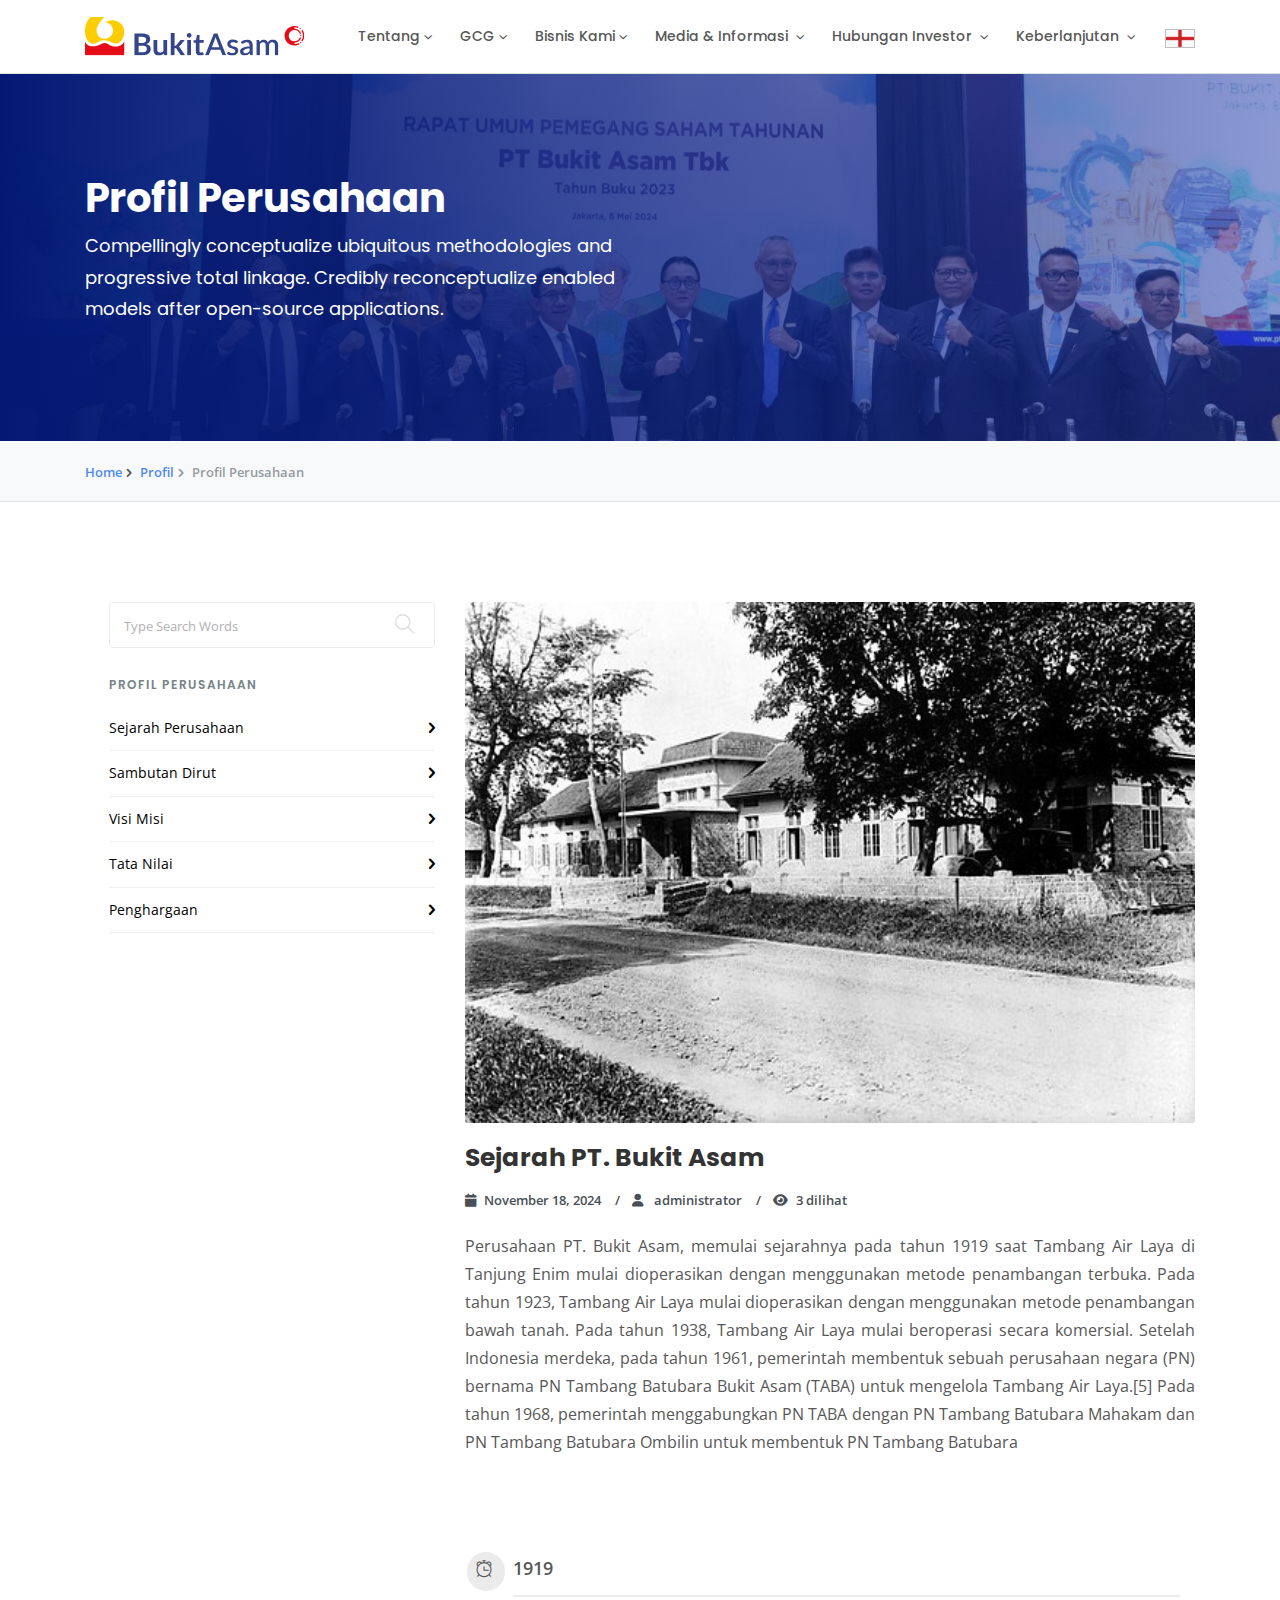
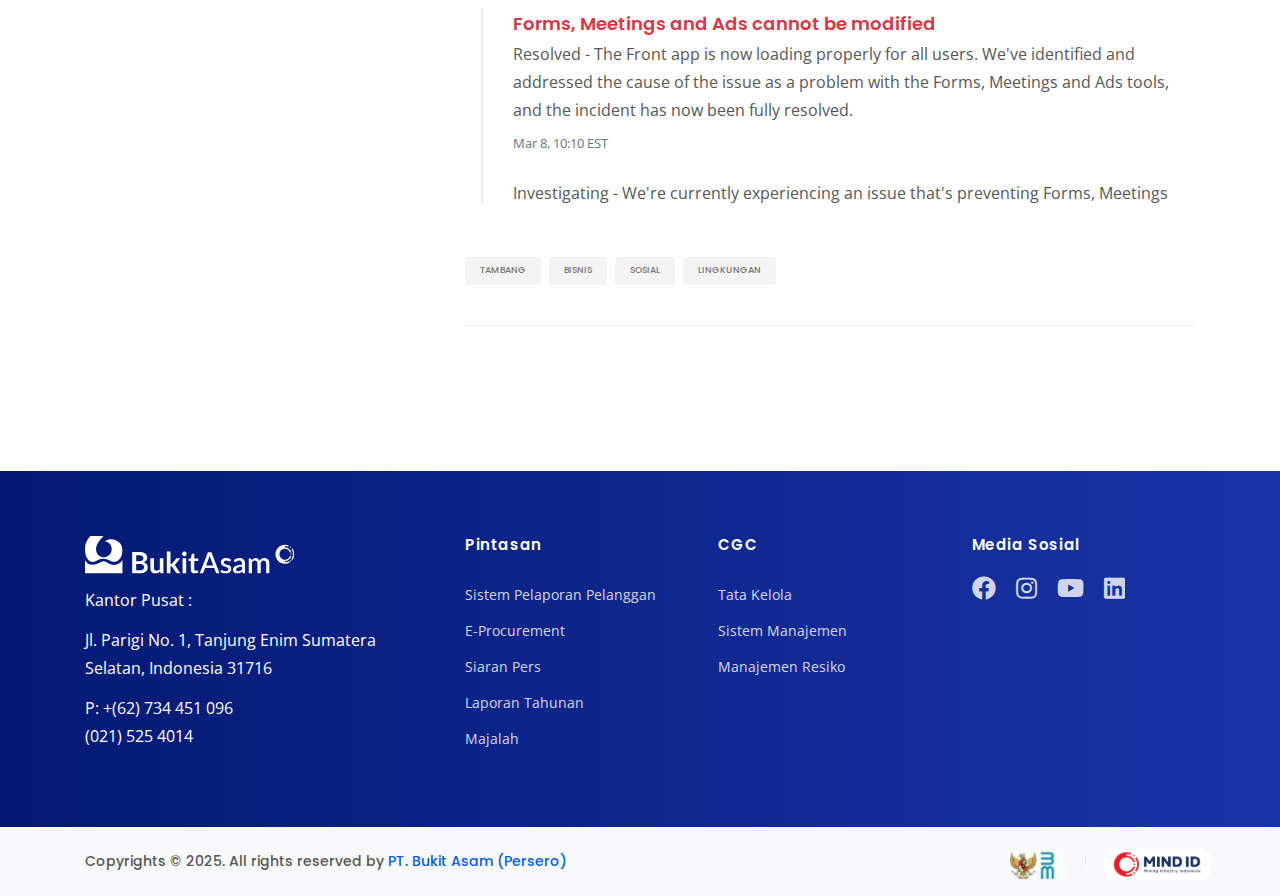
<file: ba_profil.html>
<!DOCTYPE html>
<html lang="en">

<head>
    <meta charset="utf-8">
    <meta name="viewport" content="width=device-width, initial-scale=1, shrink-to-fit=no">
    <meta http-equiv="X-UA-Compatible" content="ie=edge">

    <!-- SEO Meta description -->
    <meta name="description" content="Website Resmi PT. Bukit Asam (Persero)">
    <meta name="author" content="PT. Bukit Asam">

    <!-- OG Meta Tags to improve the way the post looks when you share the page on LinkedIn, Facebook, Google+ -->
    <meta property="og:site_name" content="Website Resmi PT. Bukit Asam (Persero)" /> <!-- website name -->
    <meta property="og:site" content="Website Resmi PT. Bukit Asam (Persero)" /> <!-- website link -->
    <meta property="og:title" content="Website Resmi PT. Bukit Asam (Persero)" />
    <!-- title shown in the actual shared post -->
    <meta property="og:description" content="Website Resmi PT. Bukit Asam (Persero)" />
    <!-- description shown in the actual shared post -->
    <meta property="og:image" content="" /> <!-- image link, make sure it's jpg -->
    <meta property="og:url" content="" /> <!-- where do you want your post to link to -->
    <meta property="og:type" content="article" />

    <!--favicon icon-->
    <link rel="icon" href="assets/img/asset_ptba/img/logo/favico.png" type="image/png" sizes="16x16">

    <!--google fonts-->
    <link
        href="https://fonts.googleapis.com/css2?family=Open+Sans:wght@400;500;600&family=Poppins:wght@400;500;600;700&display=swap"
        rel="stylesheet">

    <!--title-->
    <title>Website Resmi PT. Bukit Asam (Persero)</title>

    <!--build:css-->
    <link rel="stylesheet" href="assets/css/main.css">
    <!-- endbuild -->
    <link rel="stylesheet" href="assets/css/custom.css">
</head>

<body>

    <!--loader start-->
    <div id="preloader">
        <div class="loader1">
            <span></span>
            <span></span>
            <span></span>
            <span></span>
            <span></span>
        </div>
    </div>
    <!--loader end-->

    <!--header section start-->
    <header id="header" class="header-main">
        <!--main header menu start-->
        <div id="logoAndNav" class="main-header-menu-wrap white-bg border-bottom">
            <div class="container">
                <nav class="js-mega-menu navbar navbar-expand-md header-nav">

                    <!--logo start-->
                    <a class="navbar-brand" href="index.html"><img
                            src="assets/img/asset_ptba/img/logo/PTBA-logo-color.svg" width="220" alt="logo"
                            class="img-fluid" /></a>
                    <!--logo end-->

                    <!--responsive toggle button start-->
                    <button type="button" class="navbar-toggler btn" aria-expanded="false" aria-controls="navBar"
                        data-toggle="collapse" data-target="#navBar">
                        <span id="hamburgerTrigger">
                            <span class="fas fa-bars"></span>
                        </span>
                    </button>
                    <!--responsive toggle button end-->

                    <!--main menu start-->
                    <div id="navBar" class="collapse navbar-collapse">
                        <ul class="navbar-nav ml-auto main-navbar-nav">
                            <!--home start-->
                            <li class="nav-item hs-has-mega-menu custom-nav-item" data-position="left">
                                <a id="homeMegaMenu" class="nav-link custom-nav-link main-link-toggle"
                                    href="javascript:void(0);" aria-haspopup="true" aria-expanded="false">Tentang</a>

                                <!--home mega menu start-->
                                <div class="hs-mega-menu w-100 main-sub-menu" aria-labelledby="homeMegaMenu">
                                    <div class="row no-gutters">
                                        <div class="col-lg-5">
                                            <!-- Banner Image -->
                                            <div class="menu-banner-wrap d-none d-md-none d-lg-block gray-light-bg">
                                                <div class="menu-banner-content">
                                                    <div class="mb-4">
                                                        <h5 class="mb-3 h6">PT. Bukit Asam (Persero)</h5>
                                                        <p>Lorem, ipsum dolor sit amet consectetur adipisicing elit.
                                                            Voluptatem reprehenderit sed iusto earum! Magni eligendi
                                                            ullam omnis earum harum cum a! Quam iusto maiores incidunt
                                                            doloribus consequatur sequi harum animi.</p>
                                                    </div>
                                                    <a class="btn primary-solid-btn" href="#">Lebih Dekat <span
                                                            class="fas fa-angle-right ml-2"></span></a>
                                                </div>
                                            </div>
                                            <!-- End Banner Image -->
                                        </div>

                                        <div class="col-lg-7">
                                            <div class="row mega-menu-wrap">
                                                <div class="col-sm-4 mb-3 mb-sm-0">
                                                    <span class="sub-menu-title">Profil</span>
                                                    <ul class="sub-menu-nav-group">
                                                        <li><a class="nav-link sub-menu-nav-link"
                                                                href="ba_profil.html">Sejarah</a></li>
                                                        <li><a class="nav-link sub-menu-nav-link"
                                                                href="ba_profil.html">Sambutan Dirut</a></li>
                                                        <li><a class="nav-link sub-menu-nav-link"
                                                                href="ba_profil.html">Visi
                                                                Misi</a></li>
                                                        <li><a class="nav-link sub-menu-nav-link"
                                                                href="ba_profil.html">Tata Nilai</a></li>
                                                        <li><a class="nav-link sub-menu-nav-link"
                                                                href="ba_penghargaan.html">Penghargaan</a>
                                                        </li>
                                                    </ul>
                                                </div>
                                                <div class="col-sm-4 mb-3 mb-sm-0">
                                                    <span class="sub-menu-title">Organisasi</span>
                                                    <ul class="sub-menu-nav-group">
                                                        <li><a class="nav-link sub-menu-nav-link"
                                                                href="ba_organisasi.html">Struktur Holding</a></li>
                                                        <li><a class="nav-link sub-menu-nav-link"
                                                                href="ba_organisasi.html">
                                                                Dewan Komisaris</a></li>
                                                        <li><a class="nav-link sub-menu-nav-link"
                                                                href="ba_organisasi.html">Direksi</a></li>
                                                        <li><a class="nav-link sub-menu-nav-link"
                                                                href="ba_organisasi.html">Struktur
                                                                Organisasi
                                                            </a>
                                                        </li>
                                                        <li><a class="nav-link sub-menu-nav-link"
                                                                href="ba_organisasi.html">Indirect
                                                                Subsidiaries
                                                            </a>
                                                        </li>
                                                        <li><a class="nav-link sub-menu-nav-link"
                                                                href="ba_organisasi.html">Anak
                                                                Perusahaan</a>
                                                        </li>
                                                    </ul>
                                                </div>


                                                <div class="col-md-4">
                                                    <span class="sub-menu-title">SDM</span>
                                                    <ul class="sub-menu-nav-group mb-3">
                                                        <li><a class="nav-link sub-menu-nav-link"
                                                                href="ba_sdm.html">Assesment Center
                                                            </a></li>
                                                        <li><a class="nav-link sub-menu-nav-link"
                                                                href="ba_sdm.html">Learning Center</a>
                                                        </li>
                                                        <li><a class="nav-link sub-menu-nav-link"
                                                                href="ba_sdm.html">Lowongan Kerja <span
                                                                    class="badge badge-danger ml-2">*</span></a>
                                                        </li>
                                                    </ul>
                                                </div>
                                            </div>
                                        </div>
                                    </div>
                                </div>
                                <!--home mega menu end-->
                            </li>
                            <!--home end-->
                            <!--home start-->
                            <li class="nav-item hs-has-mega-menu custom-nav-item" data-position="left">
                                <a id="homeMegaMenu" class="nav-link custom-nav-link main-link-toggle"
                                    href="javascript:void(0);" aria-haspopup="true" aria-expanded="false">GCG</a>

                                <!--home mega menu start-->
                                <div class="hs-mega-menu w-100 main-sub-menu" aria-labelledby="homeMegaMenu">
                                    <div class="row no-gutters">
                                        <div class="col-lg-5">
                                            <!-- Banner Image -->
                                            <div class="menu-banner-wrap d-none d-md-none d-lg-block gray-light-bg">
                                                <div class="menu-banner-content">
                                                    <div class="mb-4">
                                                        <h5 class="mb-3 h6">Good Corporate Governance (GCG)</h5>
                                                        <p>Lorem, ipsum dolor sit amet consectetur adipisicing elit.
                                                            Voluptatem reprehenderit sed iusto earum! Magni eligendi
                                                            ullam omnis earum harum cum a! Quam iusto maiores incidunt
                                                            doloribus consequatur sequi harum animi.</p>
                                                    </div>
                                                    <a class="btn primary-solid-btn" href="#">Lebih Dekat <span
                                                            class="fas fa-angle-right ml-2"></span></a>
                                                </div>
                                            </div>
                                            <!-- End Banner Image -->
                                        </div>

                                        <div class="col-lg-7">
                                            <div class="row mega-menu-wrap">
                                                <div class="col-sm-4 mb-3 mb-sm-0">
                                                    <span class="sub-menu-title">Tata Kelola</span>
                                                    <ul class="sub-menu-nav-group">
                                                        <li><a class="nav-link sub-menu-nav-link"
                                                                href="ba_gcg_tatakelola.html">Good
                                                                Corporate Governance</a></li>
                                                        <li><a class="nav-link sub-menu-nav-link"
                                                                href="ba_gcg_tatakelola.html">Tujuan Implementasi
                                                                GCG</a></li>
                                                        <li><a class="nav-link sub-menu-nav-link"
                                                                href="ba_gcg_tatakelola.html">Visi
                                                                Misi</a></li>
                                                        <li><a class="nav-link sub-menu-nav-link"
                                                                href="ba_gcg_tatakelola.html">Landasan Hukum</a></li>
                                                        <li><a class="nav-link sub-menu-nav-link"
                                                                href="ba_gcg_tatakelola.html">Corporate Governance
                                                                Policy</a>
                                                        </li>
                                                        <li><a class="nav-link sub-menu-nav-link"
                                                                href="ba_gcg_tatakelola.html">Struktur GCG</a>

                                                        </li>
                                                        <li><a class="nav-link sub-menu-nav-link"
                                                                href="ba_gcg_tatakelola.html">Implementasi
                                                                GCG</a>
                                                        </li>
                                                        <li><a class="nav-link sub-menu-nav-link"
                                                                href="ba_gcg_tatakelola.html">Manual Kebijakan
                                                                Perusahaan</a>
                                                        </li>
                                                    </ul>
                                                </div>
                                                <div class="col-sm-4 mb-3 mb-sm-0">
                                                    <span class="sub-menu-title">Sistem Manajemen</span>
                                                    <ul class="sub-menu-nav-group">
                                                        <li><a class="nav-link sub-menu-nav-link"
                                                                href="ba_gcg_sistem_manajemen.html">Sistem Manajemen
                                                                Perusahaan</a></li>
                                                        <li><a class="nav-link sub-menu-nav-link"
                                                                href="ba_gcg_sistem_manajemen.html">
                                                                Sistem Manajemen Terintegrasi</a></li>
                                                        <li><a class="nav-link sub-menu-nav-link"
                                                                href="ba_gcg_sistem_manajemen.html">Visi
                                                                dan Misi</a></li>
                                                        <li><a class="nav-link sub-menu-nav-link"
                                                                href="ba_gcg_sistem_manajemen.html">Satker SMP & GCG
                                                            </a>
                                                        </li>
                                                        <li><a class="nav-link sub-menu-nav-link"
                                                                href="ba_gcg_sistem_manajemen.html">Indirect
                                                                Subsidiaries
                                                                <span class="badge badge-danger ml-2">*</span></a>
                                                        </li>
                                                        <li><a class="nav-link sub-menu-nav-link"
                                                                href="ba_gcg_sistem_manajemen.html">Anak
                                                                Perusahaan</a>
                                                        </li>
                                                    </ul>
                                                </div>

                                                <div class="col-md-4">
                                                    <span class="sub-menu-title">Komite di Bawah Dewan Komisaris</span>
                                                    <span class="sub-menu-title">Manajemen Resiko</span>
                                                    <ul class="sub-menu-nav-group mb-3">
                                                        <li><a class="nav-link sub-menu-nav-link"
                                                                href="ba_manajemen_resiko.html">Manajemen
                                                                Resiko
                                                            </a></li>
                                                        <li><a class="nav-link sub-menu-nav-link"
                                                                href="ba_manajemen_resiko.html">Audit
                                                                Internal</a>
                                                        </li>
                                                        <li><a class="nav-link sub-menu-nav-link"
                                                                href="ba_manajemen_resiko.html">Sekretaris
                                                                Perusahaan</a>
                                                        </li>
                                                        <li><a class="nav-link sub-menu-nav-link"
                                                                href="ba_manajemen_resiko.html">Sekretaris
                                                                Menu Selanjutnya</a>
                                                        </li>
                                                    </ul>
                                                </div>
                                            </div>
                                        </div>
                                    </div>
                                </div>
                                <!--home mega menu end-->
                            </li>
                            <!--home end-->
                            <!--home start-->
                            <li class="nav-item hs-has-mega-menu custom-nav-item" data-position="left">
                                <a id="homeMegaMenu" class="nav-link custom-nav-link main-link-toggle"
                                    href="javascript:void(0);" aria-haspopup="true" aria-expanded="false">Bisnis
                                    Kami</a>

                                <!--home mega menu start-->
                                <div class="hs-mega-menu w-100 main-sub-menu" aria-labelledby="homeMegaMenu">
                                    <div class="row no-gutters">
                                        <div class="col-lg-5">
                                            <!-- Banner Image -->
                                            <div class="menu-banner-wrap d-none d-md-none d-lg-block gray-light-bg">
                                                <div class="menu-banner-content">
                                                    <div class="mb-4">
                                                        <h5 class="mb-3 h6">Bisnis Kami</h5>
                                                        <p>Lorem, ipsum dolor sit amet consectetur adipisicing elit.
                                                            Voluptatem reprehenderit sed iusto earum! Magni eligendi
                                                            ullam omnis earum harum cum a! Quam iusto maiores incidunt
                                                            doloribus consequatur sequi harum animi.</p>
                                                    </div>
                                                    <a class="btn primary-solid-btn" href="#">Lebih Dekat <span
                                                            class="fas fa-angle-right ml-2"></span></a>
                                                </div>
                                            </div>
                                            <!-- End Banner Image -->
                                        </div>

                                        <div class="col-lg-7">
                                            <div class="row mega-menu-wrap">
                                                <div class="col-sm-6 mb-3 mb-sm-0">
                                                    <span class="sub-menu-title">Tambang</span>
                                                    <ul class="sub-menu-nav-group">
                                                        <li><a class="nav-link sub-menu-nav-link"
                                                                href="ba_bisnis_batubara.html">Batubara</a></li>
                                                        <img src="assets/img/asset_ptba/img/bisniskami/hilirisasi.jpg"
                                                            class="img-fluid d-none d-md-none d-lg-block rounded"
                                                            alt="">
                                                    </ul>
                                                </div>
                                                <div class="col-sm-6 mb-3 mb-sm-0">
                                                    <span class="sub-menu-title">Pengembangan Bisnis</span>
                                                    <ul class="sub-menu-nav-group">
                                                        <li><a class="nav-link sub-menu-nav-link"
                                                                href="ba_pengembangan_bisnis.html">Generik</a></li>
                                                        <li><a class="nav-link sub-menu-nav-link"
                                                                href="ba_pengembangan_bisnis.html">
                                                                Pembangkit Listrik</a></li>
                                                        <li><a class="nav-link sub-menu-nav-link"
                                                                href="ba_pengembangan_bisnis.html">Hilirisasi</a></li>
                                                    </ul>
                                                </div>
                                            </div>
                                        </div>
                                    </div>
                                </div>
                                <!--home mega menu end-->
                            </li>
                            <!--home end-->
                            <!--home start-->
                            <li class="nav-item hs-has-mega-menu custom-nav-item" data-position="left">
                                <a id="homeMegaMenu" class="nav-link custom-nav-link main-link-toggle"
                                    href="javascript:void(0);" aria-haspopup="true" aria-expanded="false">Media &
                                    Informasi
                                </a>

                                <!--home mega menu start-->
                                <div class="hs-mega-menu w-100 main-sub-menu" aria-labelledby="homeMegaMenu">
                                    <div class="row no-gutters ">
                                        <div class="col-lg-5">
                                            <!-- Banner Image -->
                                            <div class="menu-banner-wrap d-none d-md-none d-lg-block gray-light-bg">
                                                <div class="menu-banner-content">
                                                    <div class="mb-4">
                                                        <h5 class="mb-3 h6">Informasi Perusahaan</h5>
                                                        <p>Lorem, ipsum dolor sit amet consectetur adipisicing elit.
                                                            Voluptatem reprehenderit sed iusto earum! Magni eligendi
                                                            ullam omnis earum harum cum a! Quam iusto maiores incidunt
                                                            doloribus consequatur sequi harum animi.</p>
                                                    </div>
                                                    <a class="btn primary-solid-btn" href="#">Lebih Dekat <span
                                                            class="fas fa-angle-right ml-2"></span></a>
                                                </div>
                                            </div>
                                            <!-- End Banner Image -->
                                        </div>

                                        <div class="col-lg-7">
                                            <div class="row mega-menu-wrap">
                                                <div class="col-sm-6 mb-3 mb-sm-0">
                                                    <span class="sub-menu-title">Berita</span>
                                                    <ul class="sub-menu-nav-group">
                                                        <li><a class="nav-link sub-menu-nav-link"
                                                                href="ba_berita.html">Berita</a></li>
                                                        <li><a class="nav-link sub-menu-nav-link"
                                                                href="ba_berita.html">CSR
                                                                & Lingungan</a></li>
                                                        <li><a class="nav-link sub-menu-nav-link"
                                                                href="ba_berita.html">Konferensi Pers</a>
                                                        </li>
                                                        <li><a class="nav-link sub-menu-nav-link"
                                                                href="ba_pengumuman.html">Siaran Pers</a>
                                                        </li>
                                                        <li><a class="nav-link sub-menu-nav-link"
                                                                href="ba_pengumuman.html">Pengumuman</a>
                                                        </li>

                                                    </ul>
                                                </div>
                                                <div class="col-sm-6 mb-3 mb-sm-0">
                                                    <span class="sub-menu-title">Majalah</span>
                                                    <ul class="sub-menu-nav-group">
                                                        <li><a class="nav-link sub-menu-nav-link"
                                                                href="ba_majalah.html">Enermia</a></li>

                                                    </ul>
                                                </div>
                                            </div>
                                        </div>
                                    </div>
                                </div>
                                <!--home mega menu end-->
                            </li>
                            <!--home end-->
                            <!--Hubungan Investor start-->
                            <li class="nav-item hs-has-mega-menu custom-nav-item" data-position="left">
                                <a id="homeMegaMenu" class="nav-link custom-nav-link main-link-toggle"
                                    href="javascript:void(0);" aria-haspopup="true" aria-expanded="false">Hubungan
                                    Investor
                                </a>

                                <!--home mega menu start-->
                                <div class="hs-mega-menu w-100 main-sub-menu" aria-labelledby="homeMegaMenu">
                                    <div class="row no-gutters">
                                        <div class="col-lg-5">
                                            <!-- Banner Image -->
                                            <div class="menu-banner-wrap d-none d-md-none d-lg-block gray-light-bg">
                                                <div class="menu-banner-content">
                                                    <div class="mb-4">
                                                        <h5 class="mb-3 h6">Hubungan dengan Investor</h5>
                                                        <p>Lorem, ipsum dolor sit amet consectetur adipisicing elit.
                                                            Voluptatem reprehenderit sed iusto earum! Magni eligendi
                                                            ullam omnis earum harum cum a! Quam iusto maiores incidunt
                                                            doloribus consequatur sequi harum animi.</p>
                                                    </div>
                                                    <a class="btn primary-solid-btn" href="#">Lebih Dekat <span
                                                            class="fas fa-angle-right ml-2"></span></a>
                                                </div>
                                            </div>
                                            <!-- End Banner Image -->
                                        </div>

                                        <div class="col-lg-7">
                                            <div class="row mega-menu-wrap">
                                                <div class="col-sm-6 mb-3 mb-sm-0">
                                                    <span class="sub-menu-title">Informasi Saham</span>
                                                    <ul class="sub-menu-nav-group">
                                                        <li><a class="nav-link sub-menu-nav-link"
                                                                href="ba_hubungan_investor.html">Informasi
                                                                Saham</a>
                                                        </li>
                                                        <li><a class="nav-link sub-menu-nav-link"
                                                                href="ba_hubungan_investor.html">Daftar
                                                                Pemegang
                                                                Saham</a></li>
                                                        <li><a class="nav-link sub-menu-nav-link"
                                                                href="ba_hubungan_investor.html">Keterbukaan
                                                                Informasi</a></li>
                                                        <li><a class="nav-link sub-menu-nav-link"
                                                                href="ba_hubungan_investor.html">Rapat
                                                                Umum Pemegang
                                                                Saham</a></li>
                                                    </ul>
                                                </div>
                                                <div class="col-sm-6 mb-3 mb-sm-0">
                                                    <img src="assets/img/asset_ptba/img/bisniskami/hilirisasi.jpg"
                                                        class="img-fluid d-none d-md-none d-lg-block rounded" alt="">
                                                </div>
                                            </div>
                                        </div>
                                    </div>
                                </div>
                                <!--home mega menu end-->
                            </li>
                            <!--home end-->
                            <!--Keberlanjutan start-->
                            <li class="nav-item hs-has-mega-menu custom-nav-item" data-position="left">
                                <a id="homeMegaMenu" class="nav-link custom-nav-link main-link-toggle"
                                    href="javascript:void(0);" aria-haspopup="true" aria-expanded="false">Keberlanjutan
                                </a>

                                <!--home mega menu start-->
                                <div class="hs-mega-menu w-100 main-sub-menu" aria-labelledby="homeMegaMenu">
                                    <div class="row no-gutters">
                                        <div class="col-lg-5">
                                            <!-- Banner Image -->
                                            <div class="menu-banner-wrap d-none d-md-none d-lg-block gray-light-bg">
                                                <div class="menu-banner-content">
                                                    <div class="mb-4">
                                                        <h5 class="mb-3 h6">Keberlanjutan</h5>
                                                        <p>Lorem, ipsum dolor sit amet consectetur adipisicing elit.
                                                            Voluptatem reprehenderit sed iusto earum! Magni eligendi
                                                            ullam omnis earum harum cum a! Quam iusto maiores incidunt
                                                            doloribus consequatur sequi harum animi.</p>
                                                    </div>
                                                    <a class="btn primary-solid-btn" href="#">Lebih Dekat <span
                                                            class="fas fa-angle-right ml-2"></span></a>
                                                </div>
                                            </div>
                                            <!-- End Banner Image -->
                                        </div>

                                        <div class="col-lg-7">
                                            <div class="row mega-menu-wrap">
                                                <div class="col-sm-6 mb-3 mb-sm-0">
                                                    <span class="sub-menu-title">Keberlanjutan</span>
                                                    <ul class="sub-menu-nav-group">
                                                        <li><a class="nav-link sub-menu-nav-link"
                                                                href="ba_keberlanjutan.html">Ikhtisar</a>
                                                        </li>
                                                        <li><a class="nav-link sub-menu-nav-link"
                                                                href="ba_keberlanjutan.html">Sosial</a>
                                                        </li>
                                                        <li><a class="nav-link sub-menu-nav-link"
                                                                href="ba_keberlanjutan.html">Lingkungan</a></li>
                                                        <li><a class="nav-link sub-menu-nav-link"
                                                                href="ba_keberlanjutan.html">Laporan</a>
                                                        </li>
                                                        <li><a class="nav-link sub-menu-nav-link"
                                                                href="ba_keberlanjutan.html">Proyek</a>
                                                        </li>
                                                        <li><a class="nav-link sub-menu-nav-link"
                                                                href="ba_keberlanjutan.html">Framework</a>
                                                        </li>

                                                    </ul>
                                                </div>
                                                <div class="col-sm-6 mb-3 mb-sm-0">
                                                    <img src="assets/img/asset_ptba/img/bisniskami/hilirisasi.jpg"
                                                        class="img-fluid d-none d-md-none d-lg-block rounded" alt="">
                                                </div>
                                            </div>
                                        </div>
                                    </div>
                                </div>
                                <!--home mega menu end-->
                            </li>
                            <!--home end-->

                            <!--button start-->
                            <li class="nav-item header-nav-last-item d-flex align-items-center">
                                <a href="#" id="flag-switch">
                                    <img src="assets/img/en.svg" alt="English" id="flag-img"
                                        style="width: 30px !important; border: 1px solid silver;">
                                </a>
                            </li>
                            <!--button end-->
                        </ul>
                    </div>
                    <!--main menu end-->
                </nav>
            </div>
        </div>
        <!--main header menu end-->
    </header>
    <!--header section end-->

    <div class="main">

        <!--page header section start-->
        <section class="page-header-section ptb-100 gradient-overly-right"
            style="background: url('assets/img/asset_ptba/img/investor.jpeg')no-repeat center center / cover">
            <div class="container">
                <div class="row align-items-center">
                    <div class="col-md-7 col-lg-6">
                        <div class="page-header-content text-white">
                            <h1 class="text-white mb-2">Profil Perusahaan</h1>
                            <p class="lead">Compellingly conceptualize ubiquitous methodologies and progressive total
                                linkage. Credibly reconceptualize enabled models after open-source applications. </p>
                        </div>
                    </div>
                </div>
            </div>
        </section>
        <!--page header section end-->

        <!--breadcrumb bar start-->
        <div class="breadcrumb-bar py-3 gray-light-bg border-bottom">
            <div class="container">
                <div class="row">
                    <div class="col-12">
                        <div class="custom-breadcrumb">
                            <ol class="breadcrumb d-inline-block bg-transparent list-inline py-0 pl-0">
                                <li class="list-inline-item breadcrumb-item"><a href="#">Home</a></li>
                                <li class="list-inline-item breadcrumb-item"><a href="#">Profil</a></li>
                                <li class="list-inline-item breadcrumb-item active">Profil Perusahaan</li>
                            </ol>
                        </div>
                    </div>
                </div>
            </div>
        </div>
        <!--breadcrumb bar end-->

        <!--blog section start-->
        <div class="module ptb-100">
            <div class="container">
                <div class="row">
                    <div class="col-lg-4 col-md-4">
                        <div class="sidebar-right pl-4">

                            <!-- Search widget-->
                            <aside class="widget widget-search">
                                <form>
                                    <input class="form-control" type="search" placeholder="Type Search Words">
                                    <button class="search-button" type="submit"><span class="ti-search"></span></button>
                                </form>
                            </aside>

                            <!-- Categories widget-->
                            <aside class="widget widget-categories">
                                <div class="widget-title">
                                    <h6>Profil Perusahaan</h6>
                                </div>
                                <div class="tabs">
                                    <ul>
                                        <li><a href="#sejarah">Sejarah Perusahaan <span class="float-right"><i
                                                        class="fa fa-angle-right"></i></span></li>
                                        <li><a href="#sambutan">Sambutan Dirut <span class="float-right"><i
                                                        class="fa fa-angle-right"></i></span></a></li>
                                        <li><a href="#visi">Visi Misi <span class="float-right"><i
                                                        class="fa fa-angle-right"></i></span></a></li>
                                        <li><a href="#tata">Tata Nilai <span class="float-right"><i
                                                        class="fa fa-angle-right"></i></span></a></li>
                                        <li><a href="#penghargaan">Penghargaan <span class="float-right"><i
                                                        class="fa fa-angle-right"></i></span></a></li>
                                    </ul>
                                </div>
                            </aside>

                        </div>
                    </div>
                    <div class="col-lg-8 col-md-8">
                        <!-- Post-->
                        <article class="post post-sp active" id="sejarah">
                            <div class="post-preview"><img src="assets/img/asset_ptba/img/tempoe_doele.jpg"
                                    alt="article" class="img-fluid" /></div>
                            <div class="post-wrapper">
                                <div class="post-header">
                                    <h1 class="post-title mb-3">Sejarah PT. Bukit Asam</h1>
                                    <ul class="post-meta">
                                        <li><i class="fa fa-calendar mr-2"></i>November 18, 2024</li>
                                        <li><i class="fa fa-user mr-2"></i> <a href="#">administrator</a>
                                        </li>
                                        <li><i class="fa fa-eye mr-2"></i><a href="#">3 dilihat</a></li>
                                    </ul>
                                </div>
                                <div class="post-content mb-5">
                                    <p class="text-justify">Perusahaan PT. Bukit Asam, memulai sejarahnya pada tahun
                                        1919 saat Tambang Air
                                        Laya di
                                        Tanjung Enim mulai dioperasikan dengan menggunakan metode penambangan terbuka.
                                        Pada tahun 1923, Tambang Air Laya mulai dioperasikan dengan menggunakan metode
                                        penambangan bawah tanah. Pada tahun 1938, Tambang Air Laya mulai beroperasi
                                        secara komersial. Setelah Indonesia merdeka, pada tahun 1961, pemerintah
                                        membentuk sebuah perusahaan negara (PN) bernama PN Tambang Batubara Bukit Asam
                                        (TABA) untuk mengelola Tambang Air Laya.[5] Pada tahun 1968, pemerintah
                                        menggabungkan PN TABA dengan PN Tambang Batubara Mahakam dan PN Tambang Batubara
                                        Ombilin untuk membentuk PN Tambang Batubara</p>
                                </div>
                                <!--status list start-->

                                <div class="row" style="max-height: 300px; overflow: scroll;">
                                    <div class="col-md-12 col-lg-12">
                                        <ul class="timeline-list mt-5 pl-3">
                                            <li class="timeline-item">
                                                <span class="timeline-icon btn-sm rounded-circle">
                                                    <span class="ti-alarm-clock"></span>
                                                </span>
                                                <span class="timeline-heading">1919</span>
                                                <h4 class="h5 text-danger">Forms, Meetings and Ads cannot be
                                                    modified</h4>
                                                <div class="mb-4">
                                                    <p class="mb-2"><span class="font-weight-semi-bold">Resolved</span>
                                                        - The
                                                        Front app is
                                                        now loading properly for all users. We've identified and
                                                        addressed the cause of the
                                                        issue as a problem with the Forms, Meetings and Ads tools,
                                                        and the incident has now
                                                        been fully resolved.</p>
                                                    <small class="d-block text-muted">Mar 8, 10:10 EST</small>
                                                </div>
                                                <div class="mb-4">
                                                    <p class="mb-2"><span
                                                            class="font-weight-semi-bold">Investigating</span> -
                                                        We're
                                                        currently experiencing an issue that's preventing Forms,
                                                        Meetings and Ads from being
                                                        modified. All existing forms on websites continue working
                                                        and accepting submissions.
                                                        We're actively investigating the cause of this issue and
                                                        will update this page when
                                                        more information is available.</p>
                                                    <small class="d-block text-muted">Mar 8, 01:39 EST</small>
                                                </div>
                                            </li>

                                            <li class="timeline-item">
                                                <span class="timeline-icon btn-sm rounded-circle">
                                                    <span class="ti-alarm-clock"></span>
                                                </span>
                                                <span class="timeline-heading">March 8, 1954</span>
                                                <h4 class="h5 text-warning">Chatflows cannot be modified</h4>
                                                <div class="mb-4">
                                                    <p class="mb-2"><span class="font-weight-semi-bold">Resolved</span>
                                                        -
                                                        Chatflows is now
                                                        operating properly for all users. We've identified and
                                                        addressed the cause of the
                                                        issue and the incident has now been fully resolved.</p>
                                                    <small class="d-block text-muted">Mar 7, 12:24 EST</small>
                                                </div>
                                                <div class="mb-4">
                                                    <p class="mb-2"><span
                                                            class="font-weight-semi-bold">Investigating</span> -
                                                        Chatflows is
                                                        now operating properly for all users. We've identified and
                                                        addressed the cause of
                                                        the issue and the incident has now been fully resolved.</p>
                                                    <small class="d-block text-muted">Mar 7, 12:01 EST</small>
                                                </div>
                                                <div class="mb-4">
                                                    <p class="mb-2"><span
                                                            class="font-weight-semi-bold">Monitoring</span> - We've
                                                        identified
                                                        the issue that's been preventing Chatflows from being
                                                        modified. We're actively
                                                        addressing the cause of this issue and will update this page
                                                        when more information
                                                        is available.</p>
                                                    <small class="d-block text-muted">Mar 7, 11:24 EST</small>
                                                </div>
                                                <div class="mb-4">
                                                    <p class="mb-2"><span
                                                            class="font-weight-semi-bold">Investigating</span> -
                                                        We're
                                                        currently experiencing an issue that's preventing Chatflow
                                                        settings from being
                                                        modified. We're actively investigating the cause of this
                                                        issue and will update this
                                                        page when more information is available.</p>
                                                    <small class="d-block text-muted">Mar 7, 11:11 EST</small>
                                                </div>
                                            </li>

                                            <li class="timeline-item">
                                                <span class="timeline-icon btn-sm rounded-circle">
                                                    <span class="ti-alarm-clock"></span>
                                                </span>
                                                <span class="timeline-heading">March 5, 2019</span>
                                                <h4 class="h5 text-danger">Infrastructure Alerts</h4>
                                                <div class="mb-4">
                                                    <p class="mb-2"><span class="font-weight-semi-bold">Resolved</span>
                                                        - Some
                                                        customers may
                                                        have experienced delayed Infrastructure alerts. We encourage
                                                        customers to check the
                                                        status of their applications and infrastructure during this
                                                        time frame. Services
                                                        have returned to their normal operation.</p>
                                                    <small class="d-block text-muted">Mar 8, 19:51 EST</small>
                                                </div>
                                                <div class="mb-4">
                                                    <p class="mb-2"><span
                                                            class="font-weight-semi-bold">Investigating</span> -
                                                        Some
                                                        customers may be experiencing an issue with delayed
                                                        Infrastructure Alerts. Please
                                                        continue to monitor this page for updates.</p>
                                                    <small class="d-block text-muted">Mar 8, 17:51 EST</small>
                                                </div>
                                            </li>

                                            <li class="timeline-item">
                                                <span class="timeline-icon btn-sm rounded-circle">
                                                    <span class="ti-alarm-clock"></span>
                                                </span>
                                                <span class="timeline-heading">March 4, 2019</span>
                                                <p class="mb-2">No incidents reported.</p>
                                            </li>
                                        </ul>
                                    </div>
                                </div>

                                <!--status list end-->
                                <div class="post-footer mt-5">
                                    <div class="post-tags"><a href="#">Tambang</a><a href="#">Bisnis</a><a
                                            href="#">Sosial</a><a href="#">Lingkungan</a></div>
                                </div>
                            </div>
                        </article>
                        <article class="post post-sp" id="sambutan">
                            <div class="post-preview"><img src="assets/img/asset_ptba/img/pembangkit-bukitasam.jpg"
                                    alt="article" class="img-fluid" /></div>
                            <div class="post-wrapper">
                                <div class="post-header">
                                    <h1 class="post-title">Starter Page 2</h1>
                                    <ul class="post-meta">
                                        <li><i class="fa fa-calendar mr-2"></i>November 18, 2024</li>
                                        <li><i class="fa fa-user mr-2"></i> <a href="#">administrator</a>
                                        </li>
                                        <li><i class="fa fa-eye mr-2"></i><a href="#">3 dilihat</a></li>
                                    </ul>
                                </div>
                                <div class="post-content">
                                    <p>Meh synth Schlitz, tempor duis single-origin coffee ea next level ethnic
                                        fingerstache fanny pack nostrud. Seitan High Life reprehenderit consectetur
                                        cupidatat kogi about me. Photo booth anim 8-bit hella, PBR 3 wolf moon beard
                                        Helvetica. Salvia esse nihil, flexitarian Truffaut synth art party deep v
                                        chillwave. Seitan High Life reprehenderit consectetur cupidatat kogi.</p>
                                </div>
                                <div class="post-footer">
                                    <div class="post-tags"><a href="#">Tambang</a><a href="#">Bisnis</a><a
                                            href="#">Sosial</a><a href="#">Lingkungan</a></div>
                                </div>
                            </div>
                        </article>
                        <!-- Post end-->
                    </div>

                </div>
            </div>
        </div>
        <!--blog section end-->

    </div>

    <!--footer section start-->
    <footer class="footer-section">
        <!--footer top start-->
        <div class="footer-top gradient-bg">
            <div class="container">
                <div class="row">
                    <div class="col-md-4">
                        <div class="row footer-top-wrap">
                            <div class="col-12">
                                <div class="footer-nav-wrap text-white">
                                    <ul class="list-inline security-icon-list">
                                        <li class="list-inline-item"><img
                                                src="assets/img/asset_ptba/img/logo/PTBA-logo-white.svg" width="210"
                                                alt="security" class="img-fluid" /></li>
                                        <li>
                                            Kantor Pusat :
                                        </li>
                                        <li>
                                            Jl. Parigi No. 1, Tanjung Enim Sumatera Selatan, Indonesia 31716
                                        </li>
                                        <li>P: +(62) 734 451 096 <br>(021) 525 4014
                                        </li>
                                    </ul>
                                </div>
                            </div>
                        </div>
                    </div>
                    <div class="col-md-8">
                        <div class="row footer-top-wrap">
                            <div class="col-md-4 col-sm-6">
                                <div class="footer-nav-wrap text-white">
                                    <h4 class="text-white">Pintasan</h4>
                                    <ul class="nav flex-column">
                                        <li class="nav-item">
                                            <a class="nav-link" href="#">Sistem Pelaporan Pelanggan</a>
                                        </li>
                                        <li class="nav-item">
                                            <a class="nav-link" href="#">E-Procurement</a>
                                        </li>
                                        <li class="nav-item">
                                            <a class="nav-link" href="#">Siaran Pers</a>
                                        </li>
                                        <li class="nav-item">
                                            <a class="nav-link" href="#">Laporan Tahunan</a>
                                        </li>
                                        <li class="nav-item">
                                            <a class="nav-link" href="#">Majalah</a>
                                        </li>
                                    </ul>
                                </div>
                            </div>
                            <div class="col-md-4 col-sm-6">
                                <div class="footer-nav-wrap text-white">
                                    <h4 class="text-white">CGC</h4>
                                    <ul class="nav flex-column">
                                        <li class="nav-item">
                                            <a class="nav-link" href="#">Tata Kelola</a>
                                        </li>
                                        <li class="nav-item">
                                            <a class="nav-link" href="#">Sistem Manajemen</a>
                                        </li>
                                        <li class="nav-item">
                                            <a class="nav-link" href="#">Manajemen Resiko</a>
                                        </li>
                                    </ul>

                                </div>
                            </div>
                            <div class="col-md-4 col-sm-6">
                                <div class="footer-nav-wrap text-white">
                                    <h4 class="text-white">Media Sosial</h4>
                                    <ul class="list-inline">
                                        <li class="list-inline-item">
                                            <a href="#"><span class="fab fa-facebook mr-2"
                                                    style="font-size: 24px;"></span></a>
                                        </li>
                                        <li class="list-inline-item">
                                            <a href="#"><span class="fab fa-instagram mr-2"
                                                    style="font-size: 24px;"></span></a>
                                        </li>
                                        <li class="list-inline-item">
                                            <a href="#"><span class="fab fa-youtube mr-2"
                                                    style="font-size: 24px;"></span></a>
                                        </li>
                                        <li class="list-inline-item">
                                            <a href="#"><span class="fab fa-linkedin mr-2"
                                                    style="font-size: 24px;"></span></a>
                                        </li>
                                    </ul>
                                </div>
                            </div>
                        </div>
                    </div>
                </div>
            </div>
        </div>
        <!--footer top end-->

        <!--footer copyright start-->
        <div class="footer-bottom gray-light-bg py-3">
            <div class="container">
                <div class="row align-items-center justify-content-between">
                    <div class="col-md-6 col-lg-6">
                        <p class="copyright-text pb-0 mb-0">Copyrights © 2025. All
                            rights reserved by
                            <a href="#" target="_blank">PT. Bukit Asam (Persero)</a>
                        </p>
                    </div>
                    <div class="col-md-6 col-lg-6">
                        <div class="payment-method text-right">
                            <div class="row justify-content-end align-items-center">
                                <ul class="list-inline">
                                    <li class="list-inline-item">
                                        <img src="assets/img/asset_ptba/img/logo/Logo_bumn_mind.svg" alt="amex"
                                            width="200" />
                                    </li>
                                </ul>
                            </div>
                        </div>
                    </div>
                </div>
            </div>
        </div>
        <!--footer copyright end-->
    </footer>
    <!--footer section end-->
    <!--bottom to top button start-->
    <button class="scroll-top scroll-to-target" data-target="html">
        <span class="ti-rocket"></span>
    </button>
    <!--bottom to top button end-->
    <!--build:js-->
    <script src="assets/js/vendors/jquery-3.5.1.min.js"></script>
    <script src="assets/js/vendors/bootstrap.bundle.min.js"></script>
    <script src="assets/js/vendors/bootstrap-slider.min.js"></script>
    <script src="assets/js/vendors/jquery.countdown.min.js"></script>
    <script src="assets/js/vendors/jquery.easing.min.js"></script>
    <script src="assets/js/vendors/owl.carousel.min.js"></script>
    <script src="assets/js/vendors/validator.min.js"></script>
    <script src="assets/js/vendors/jquery.waypoints.min.js"></script>
    <script src="assets/js/vendors/jquery.rcounterup.js"></script>
    <script src="assets/js/vendors/magnific-popup.min.js"></script>
    <script src="assets/js/vendors/hs.megamenu.js"></script>
    <script src="assets/js/app.js"></script>
    <!--endbuild-->

    <script>
        // Pastikan Anda telah menyertakan library jQuery di proyek Anda
        $(document).ready(function () {
            // Tambahkan event klik pada tab
            $('.tabs a').on('click', function (event) {
                event.preventDefault();

                // Hapus kelas 'active' dari semua tab dan konten
                $('.tabs a').removeClass('active');
                $('.post').removeClass('active');

                // Tambahkan kelas 'active' ke tab yang diklik
                $(this).addClass('active');

                // Ambil ID konten yang terkait
                const target = $(this).attr('href');

                // Tampilkan konten yang sesuai dan sembunyikan konten lainnya
                $('.post').hide(); // Sembunyikan semua konten
                $(target).show(); // Tampilkan konten terkait
            });

            // Tampilkan konten pertama saat halaman dimuat
            $('.tabs a.active').trigger('click');

        });
    </script>
    <script>
        $(document).ready(function () {
            $('#flag-switch').click(function (e) {
                e.preventDefault(); // Mencegah perilaku default dari elemen <a>

                // Ambil elemen gambar
                const flagImg = $('#flag-img');

                // Periksa bendera saat ini dan ubah ke bendera yang lain
                if (flagImg.attr('src') === 'assets/img/en.svg') {
                    flagImg.attr('src', 'assets/img/in.svg');
                    flagImg.attr('alt', 'Indonesia');
                } else {
                    flagImg.attr('src', 'assets/img/en.svg');
                    flagImg.attr('alt', 'English');
                }
            });
        });
    </script>
</body>

</html>
</file>
